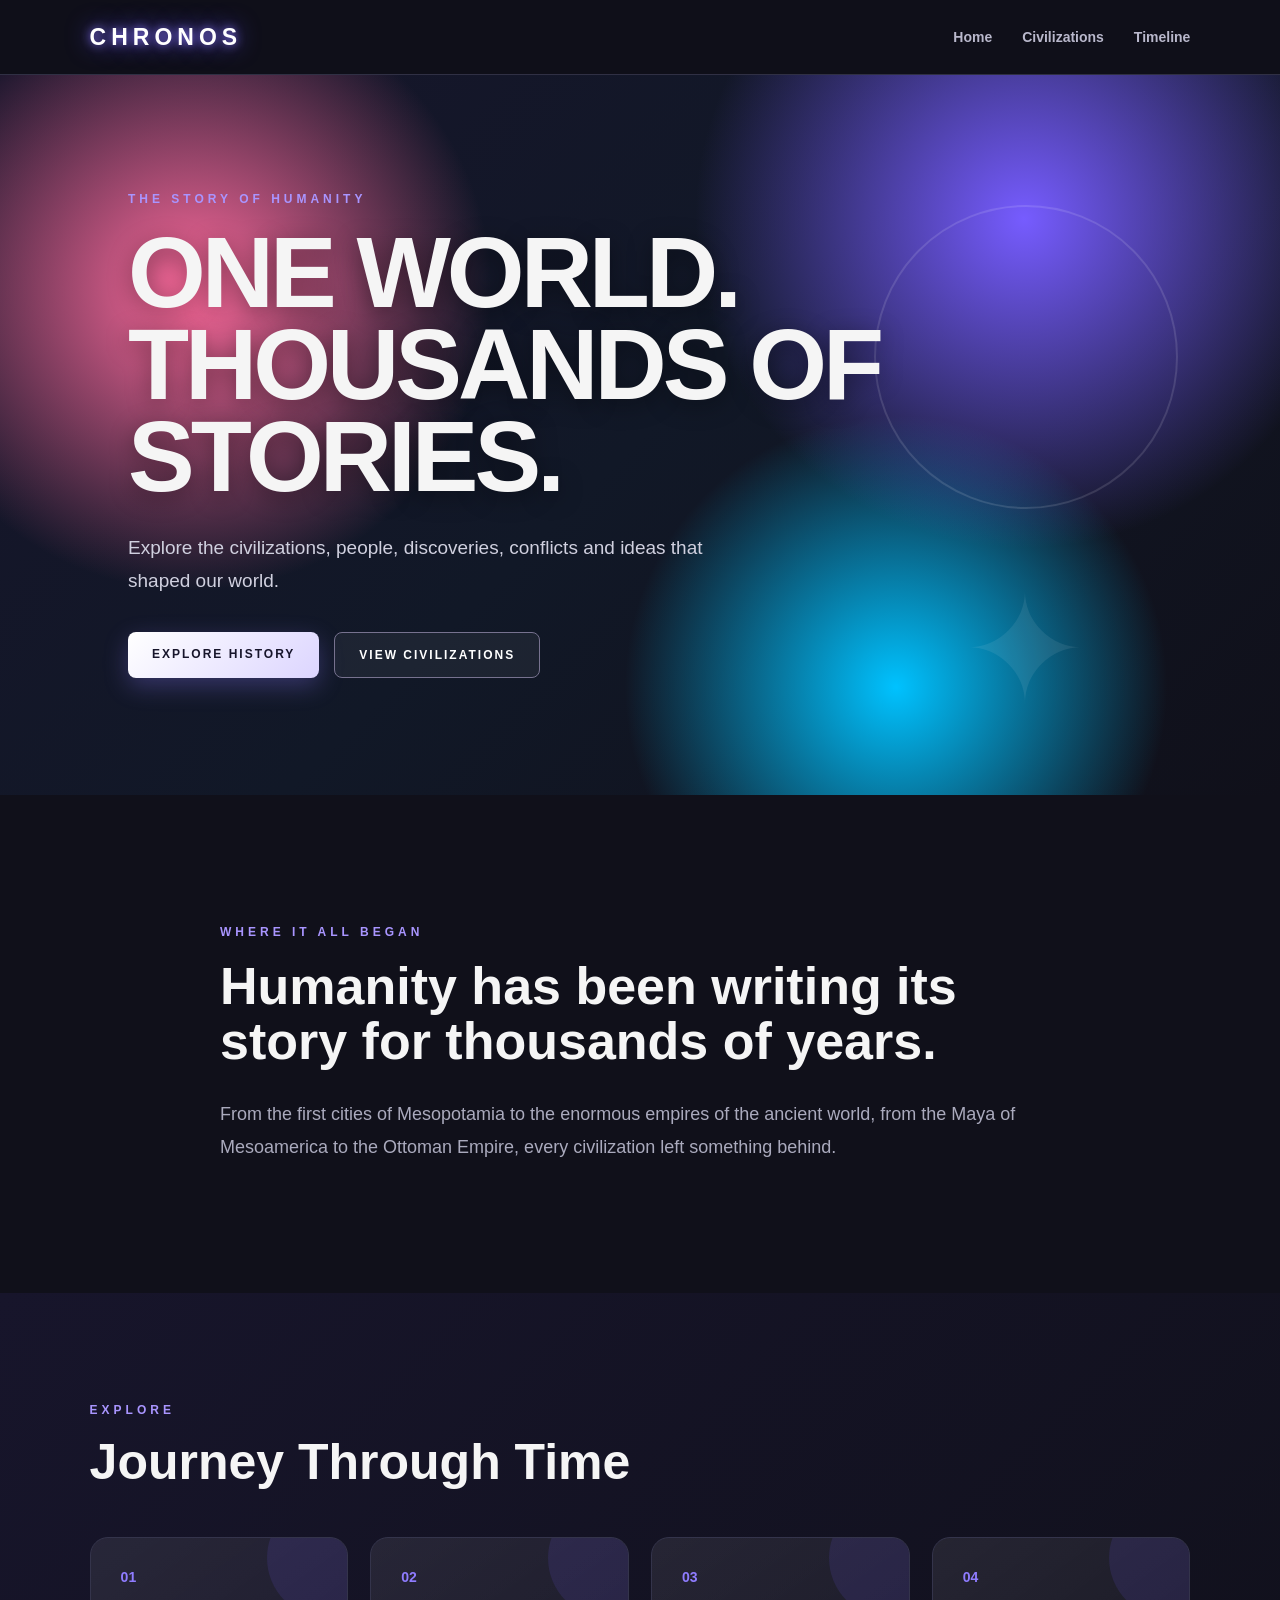
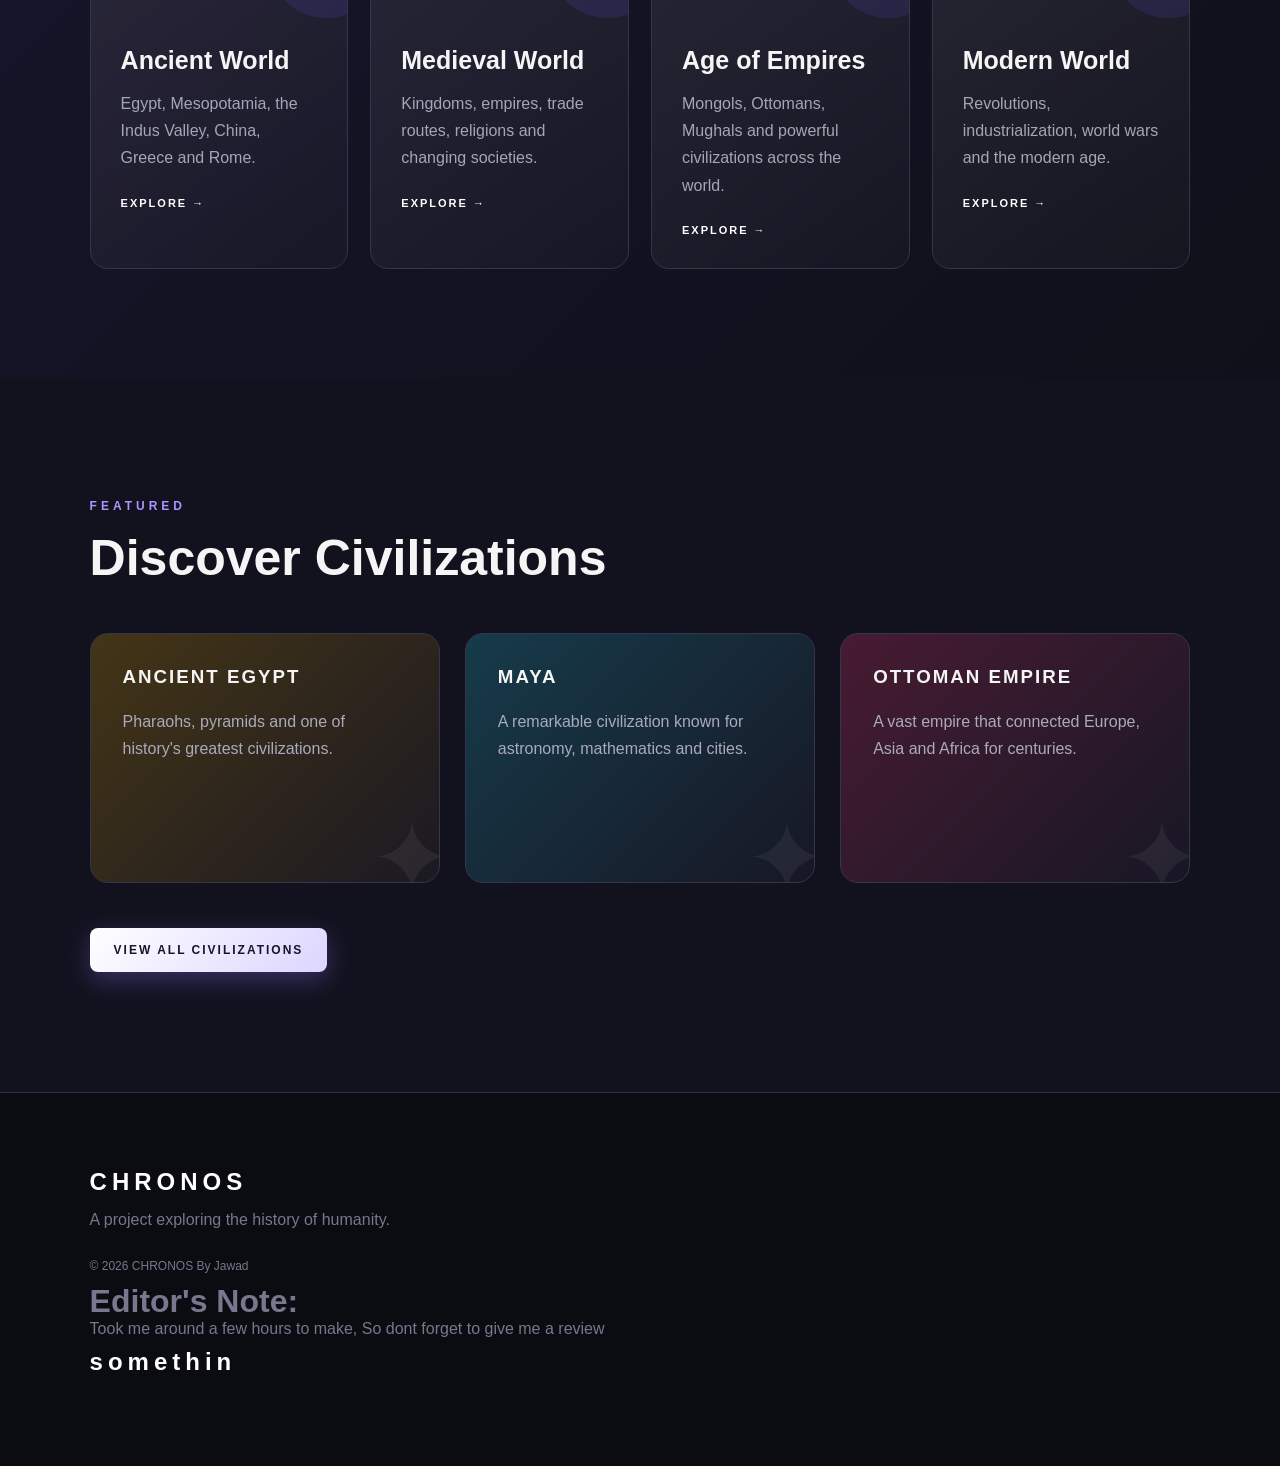
<file: index.html>
<!DOCTYPE html>
<html lang="en">

<head>
    <meta charset="UTF-8">
    <meta name="viewport" content="width=device-width, initial-scale=1.0">

    <title>CHRONOS | A Journey Through Human History</title>

    <link rel="stylesheet" href="style.css">
</head>

<body>

    <!-- Navigation Bar -->

    <nav class="navbar">

        <div class="logo">
            CHRONOS
        </div>

        <div class="nav-links">
            <a href="index.html">Home</a>
            <a href="civilizations.html">Civilizations</a>
            <a href="timeline.html">Timeline</a>
        </div>

    </nav>


    <!-- Hero Section -->

    <section class="hero">

        <div class="hero-content">

            <p class="small-title">THE STORY OF HUMANITY</p>

            <h1>
                ONE WORLD.<br>
                THOUSANDS OF STORIES.
            </h1>

            <p class="hero-text">
                Explore the civilizations, people, discoveries,
                conflicts and ideas that shaped our world.
            </p>

            <div class="hero-buttons">

                <a href="timeline.html" class="main-button">
                    EXPLORE HISTORY
                </a>

                <a href="civilizations.html" class="second-button">
                    VIEW CIVILIZATIONS
                </a>

            </div>

        </div>

    </section>


    <!-- Introduction -->

    <section class="intro">

        <p class="section-label">WHERE IT ALL BEGAN</p>

        <h2>
            Humanity has been writing its story
            for thousands of years.
        </h2>

        <p>
            From the first cities of Mesopotamia to the
            enormous empires of the ancient world, from
            the Maya of Mesoamerica to the Ottoman Empire,
            every civilization left something behind.
        </p>

    </section>


    <!-- Historical Eras -->

    <section class="eras">

        <div class="section-heading">

            <p class="section-label">EXPLORE</p>

            <h2>Journey Through Time</h2>

        </div>


        <div class="era-container">

            <div class="era-card">

                <span>01</span>

                <h3>Ancient World</h3>

                <p>
                    Egypt, Mesopotamia, the Indus Valley,
                    China, Greece and Rome.
                </p>

                <a href="timeline.html">EXPLORE →</a>

            </div>


            <div class="era-card">

                <span>02</span>

                <h3>Medieval World</h3>

                <p>
                    Kingdoms, empires, trade routes,
                    religions and changing societies.
                </p>

                <a href="timeline.html">EXPLORE →</a>

            </div>


            <div class="era-card">

                <span>03</span>

                <h3>Age of Empires</h3>

                <p>
                    Mongols, Ottomans, Mughals and
                    powerful civilizations across the world.
                </p>

                <a href="timeline.html">EXPLORE →</a>

            </div>


            <div class="era-card">

                <span>04</span>

                <h3>Modern World</h3>

                <p>
                    Revolutions, industrialization,
                    world wars and the modern age.
                </p>

                <a href="timeline.html">EXPLORE →</a>

            </div>

        </div>

    </section>


    <!-- Featured Civilizations -->

    <section class="featured">

        <p class="section-label">FEATURED</p>

        <h2>Discover Civilizations</h2>

        <div class="featured-container">

            <div class="civilization-card">
                <h3>ANCIENT EGYPT</h3>
                <p>Pharaohs, pyramids and one of history's greatest civilizations.</p>
            </div>

            <div class="civilization-card">
                <h3>MAYA</h3>
                <p>A remarkable civilization known for astronomy, mathematics and cities.</p>
            </div>

            <div class="civilization-card">
                <h3>OTTOMAN EMPIRE</h3>
                <p>A vast empire that connected Europe, Asia and Africa for centuries.</p>
            </div>

        </div>

        <a href="civilizations.html" class="main-button">
            VIEW ALL CIVILIZATIONS
        </a>

    </section>


    <!-- Footer -->

    <footer>

        <h2>CHRONOS</h2>

        <p>
            A  project exploring the history of humanity.
        </p>

        <p class="copyright">
            © 2026 CHRONOS By Jawad
        </p>

       <div> <h1>Editor's Note:
        </h1>
           <p>Took me around a few hours to make, So dont forget to give me a review</p>
       <h2>somethin</h2></div>

    </footer>


    <script src="main.js"></script>

</body>

</html>
</file>
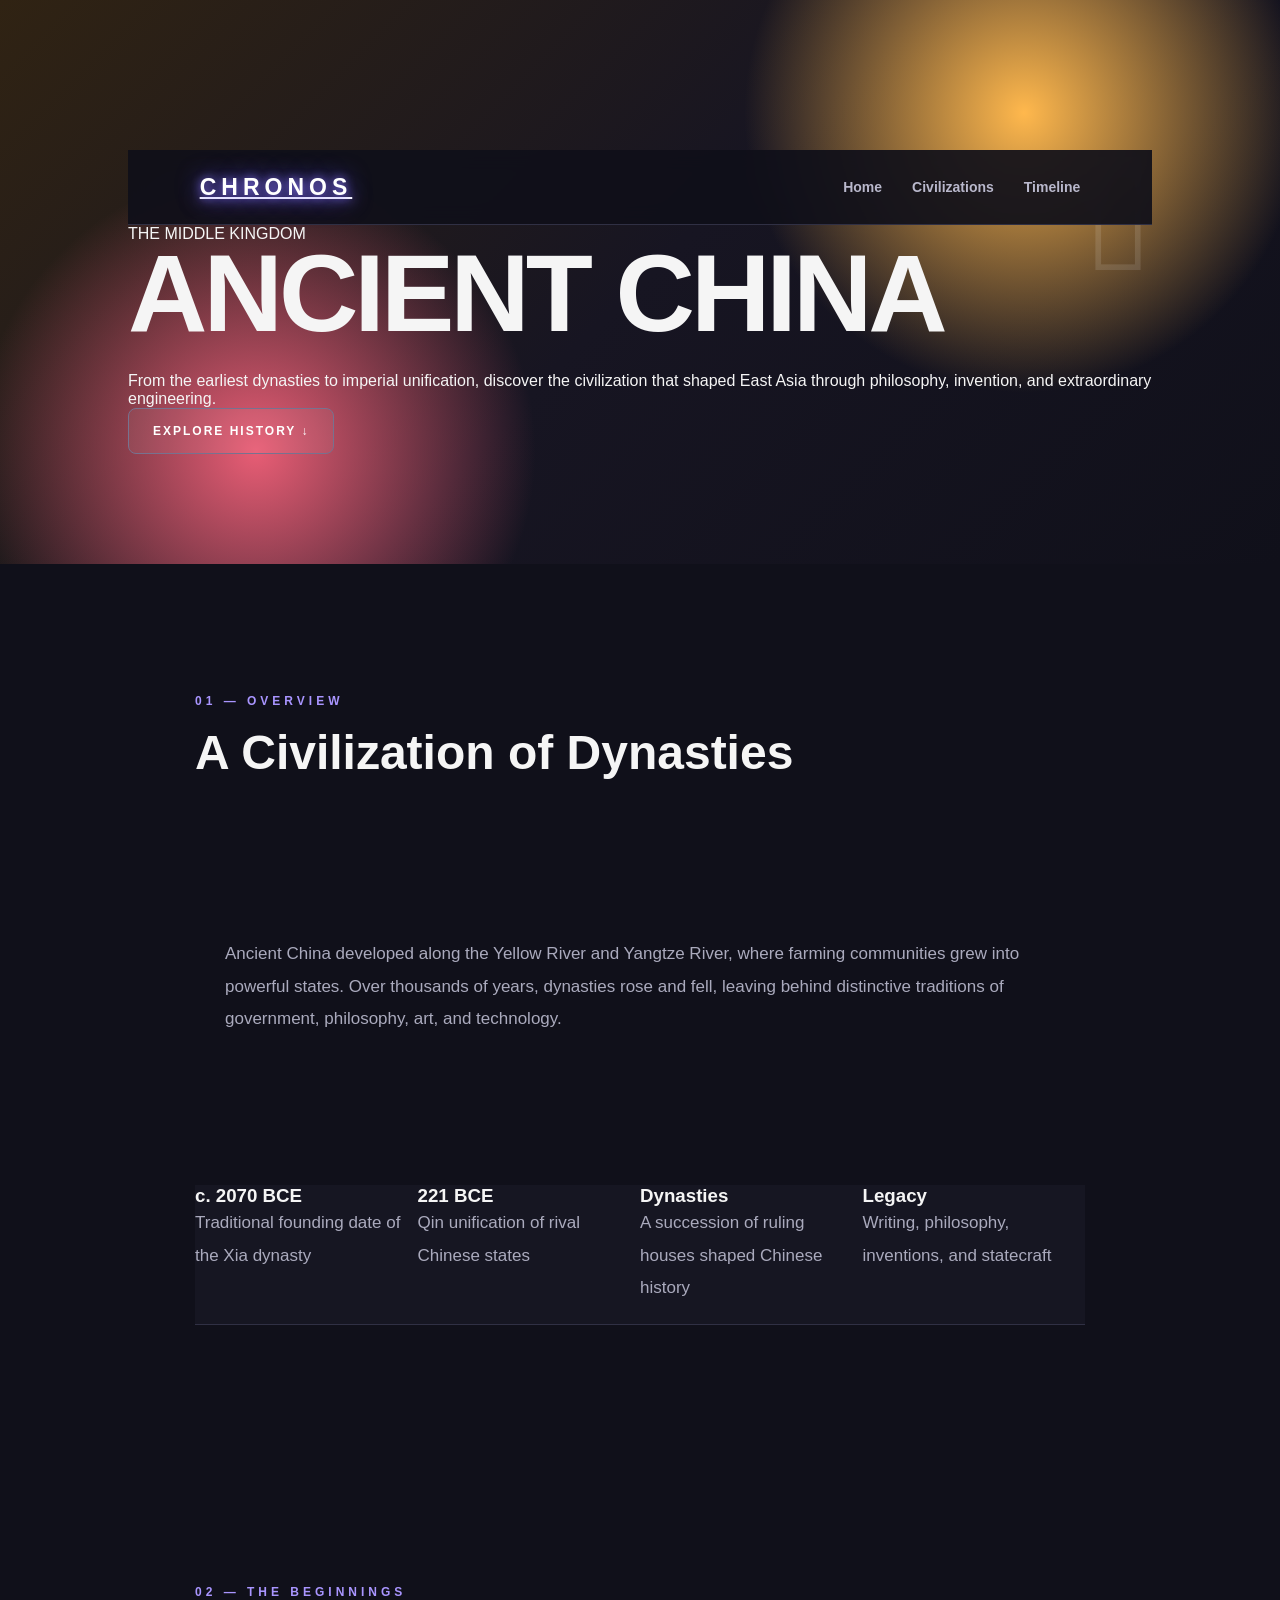
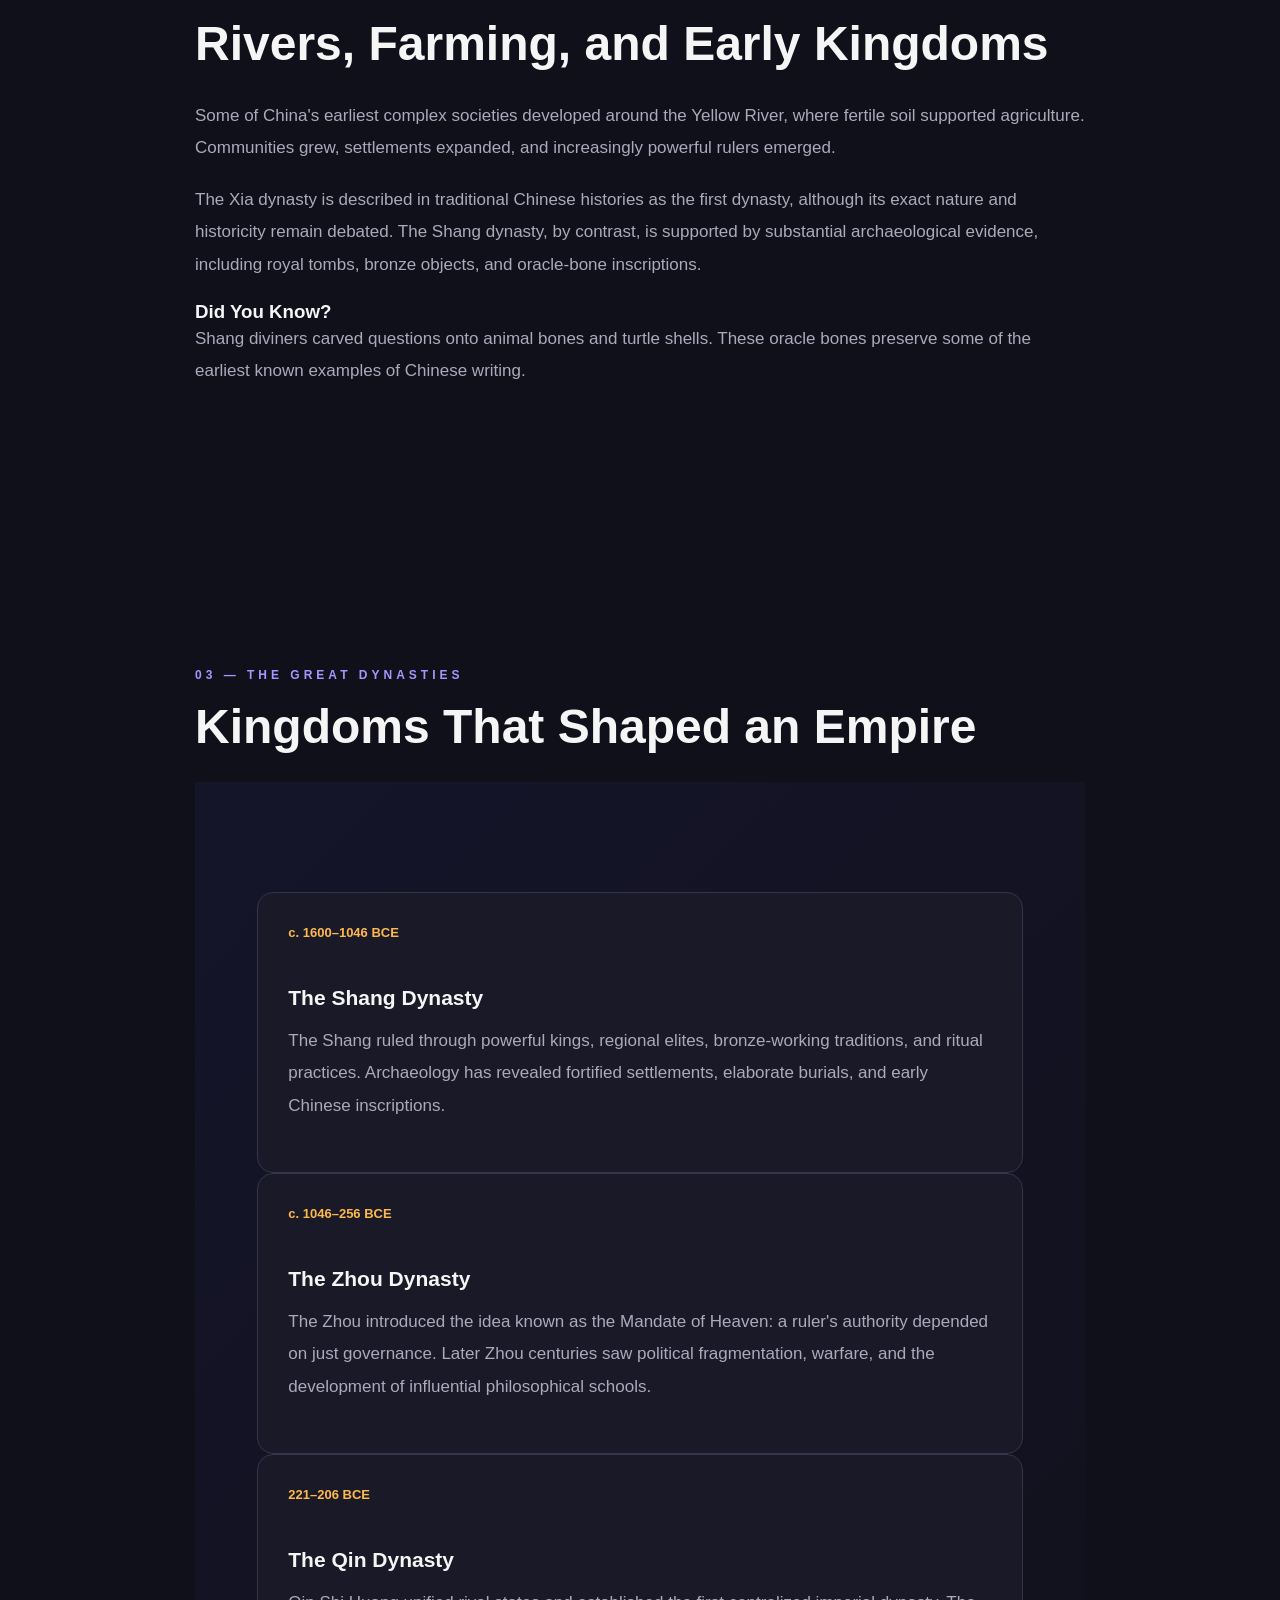
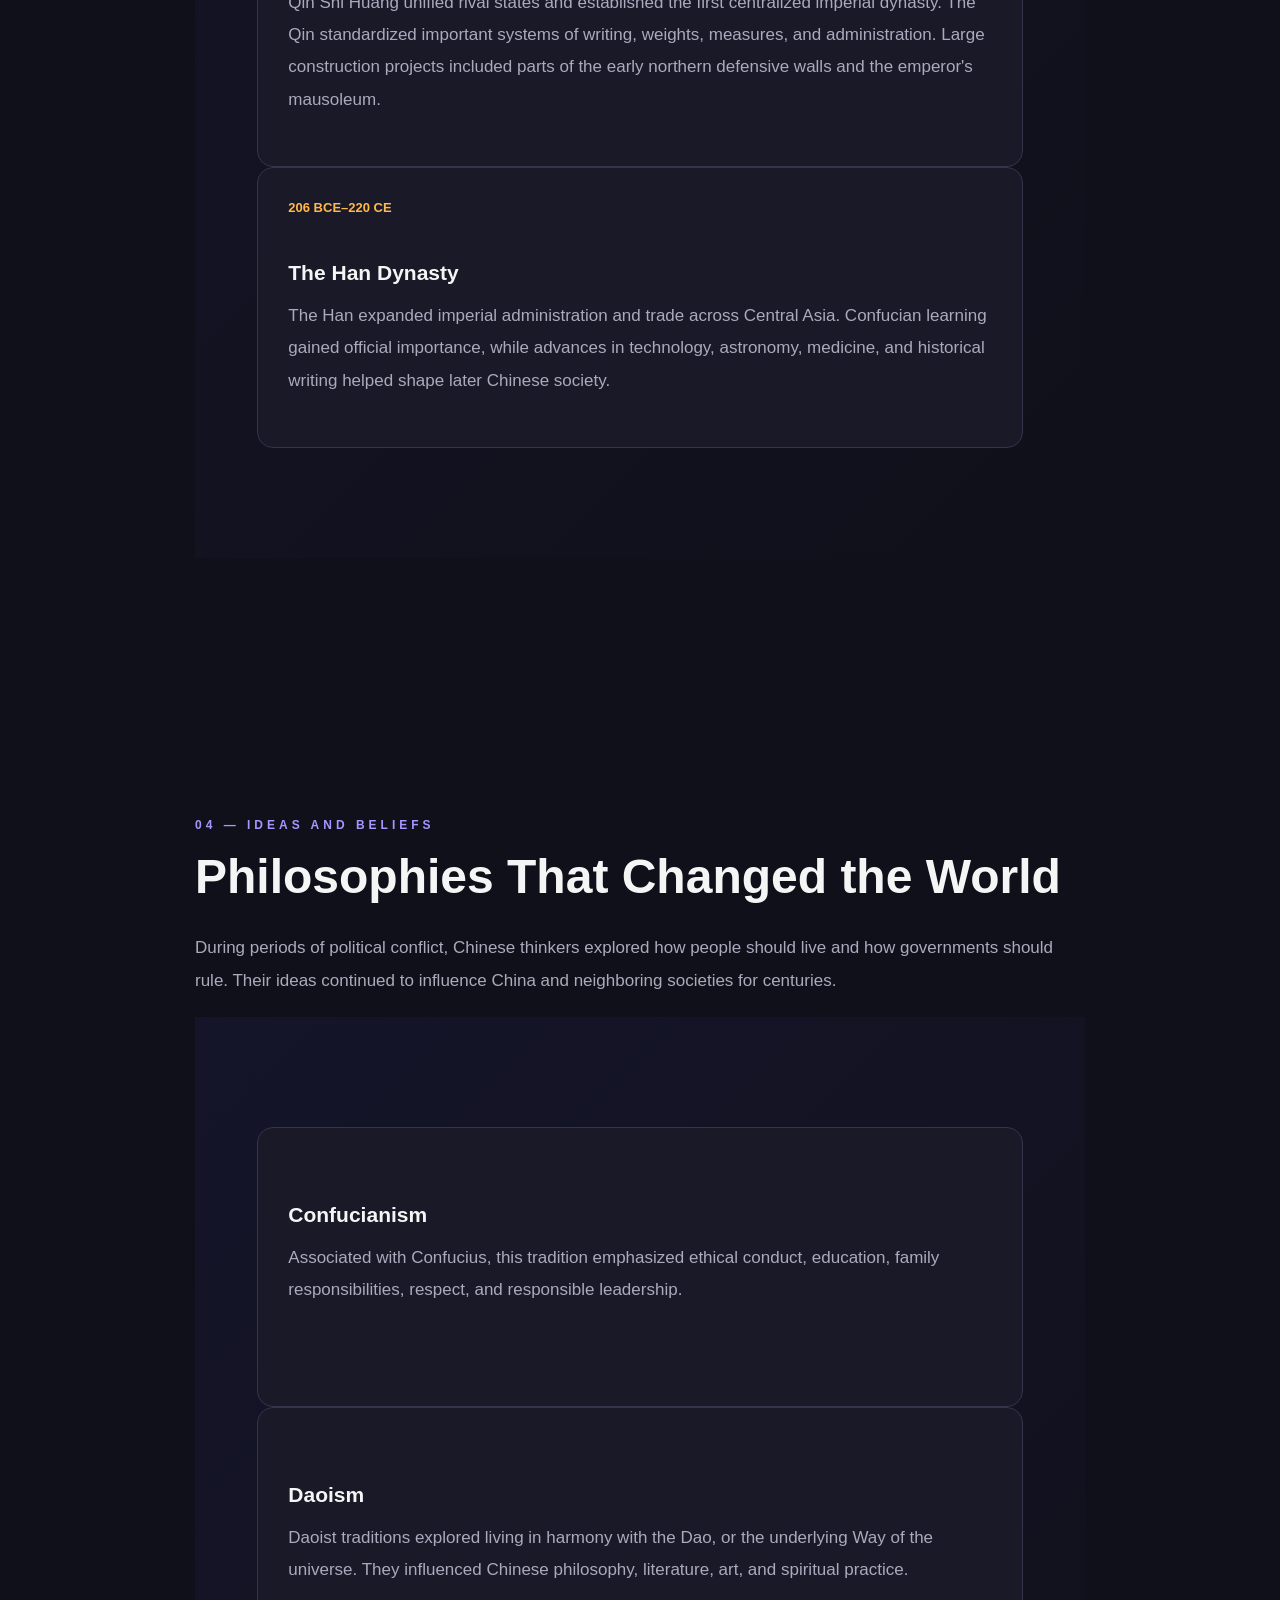
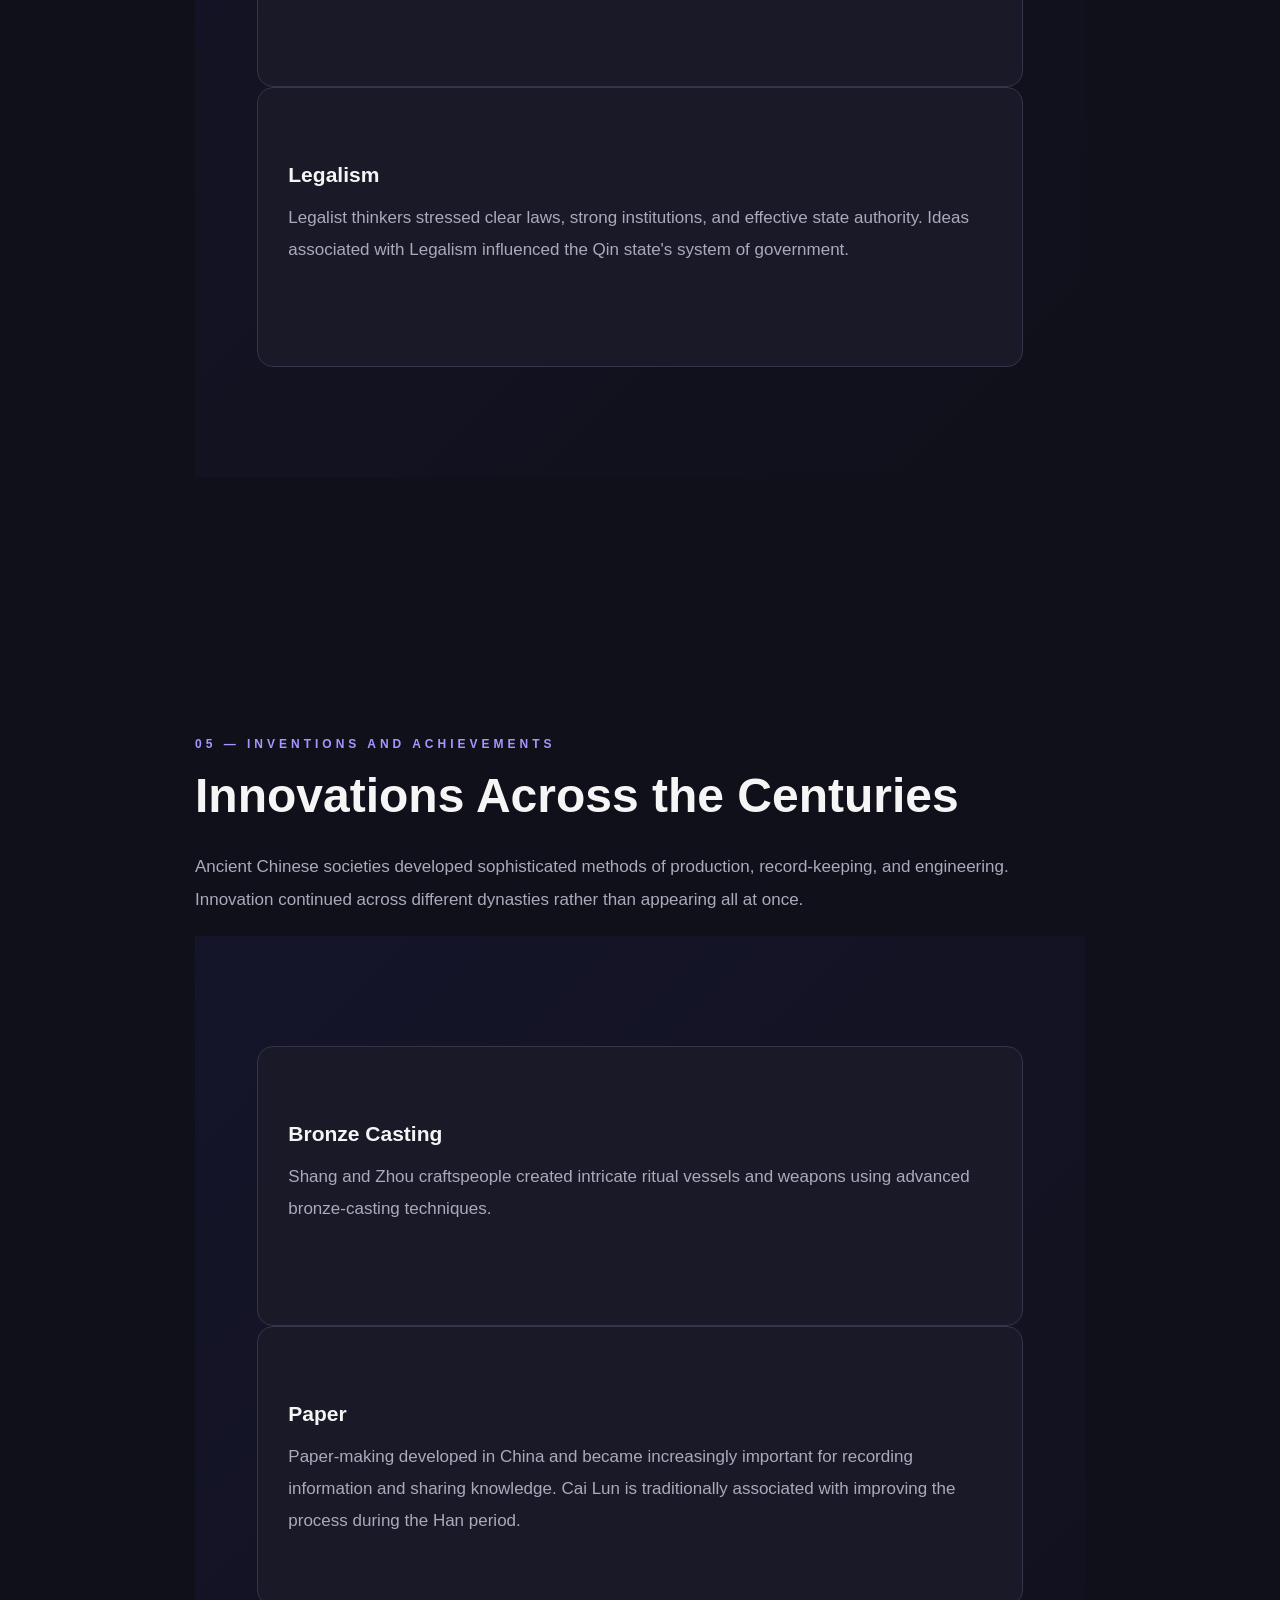
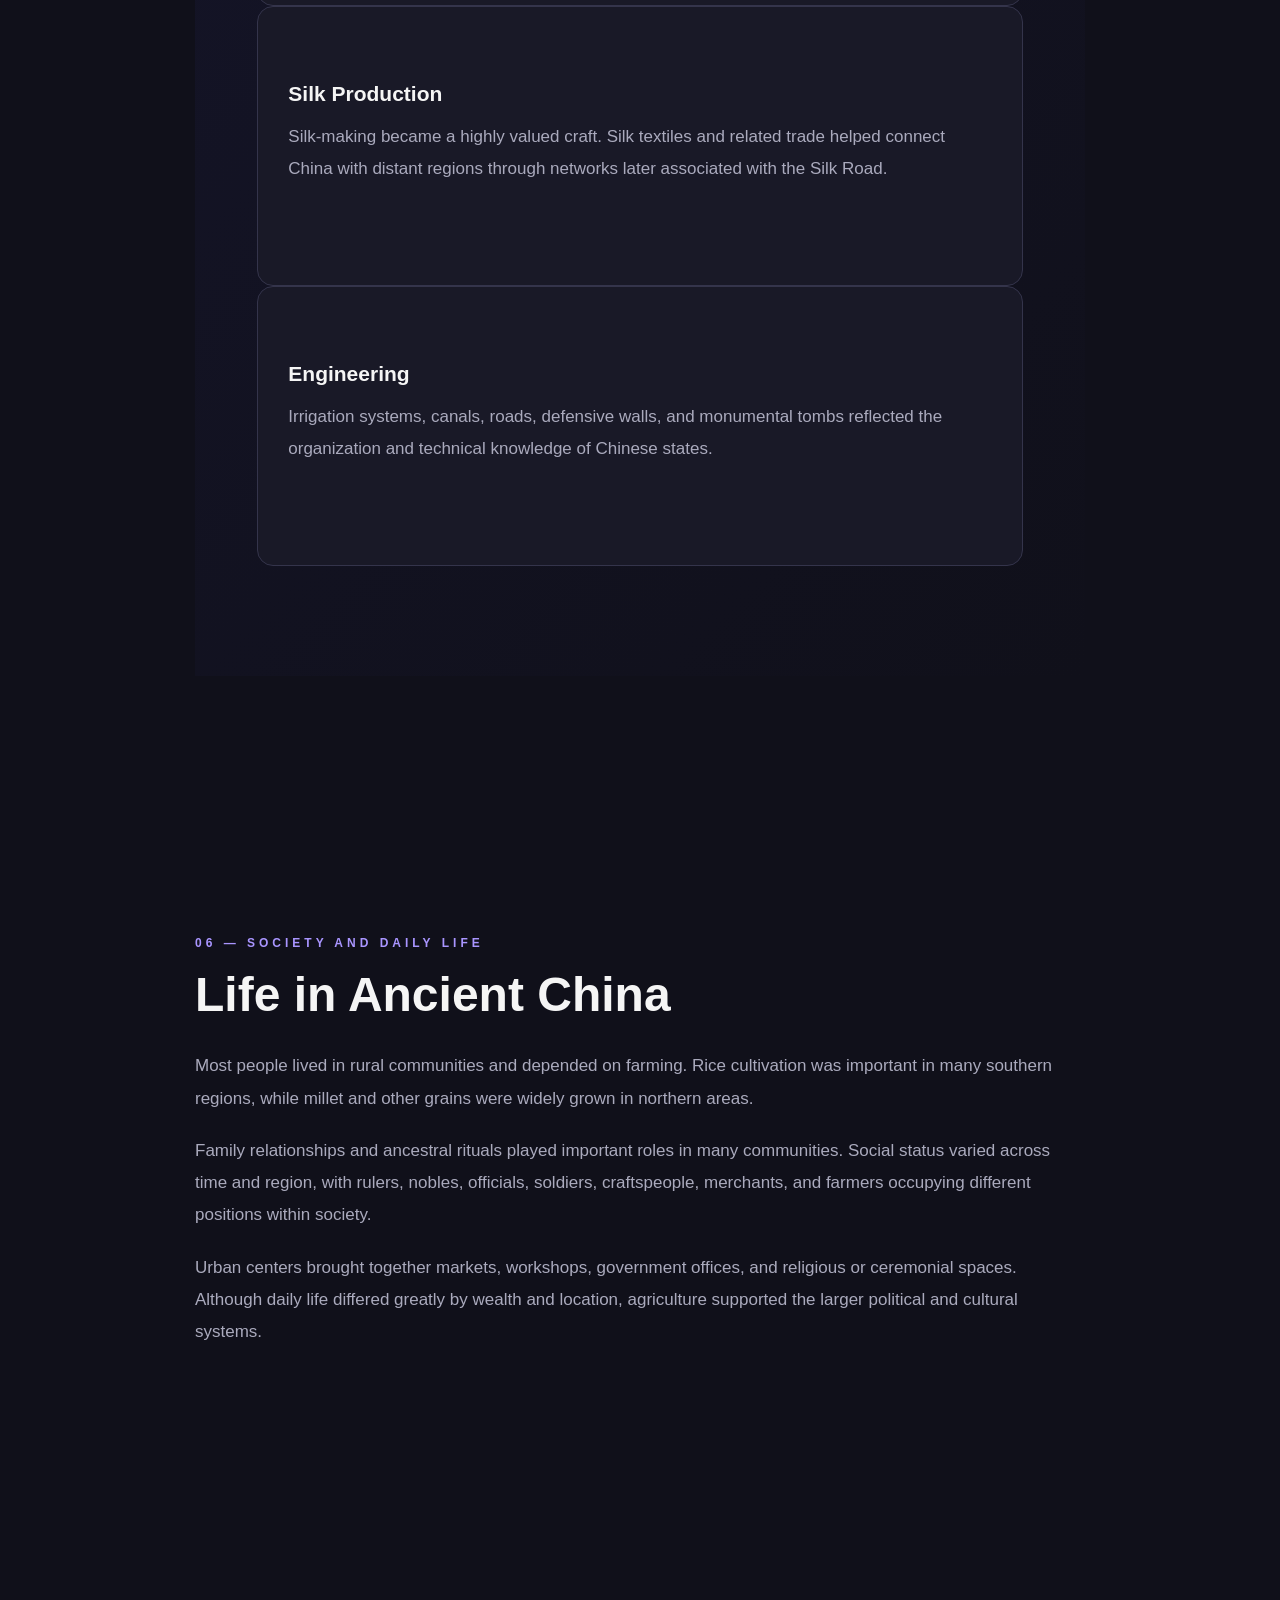
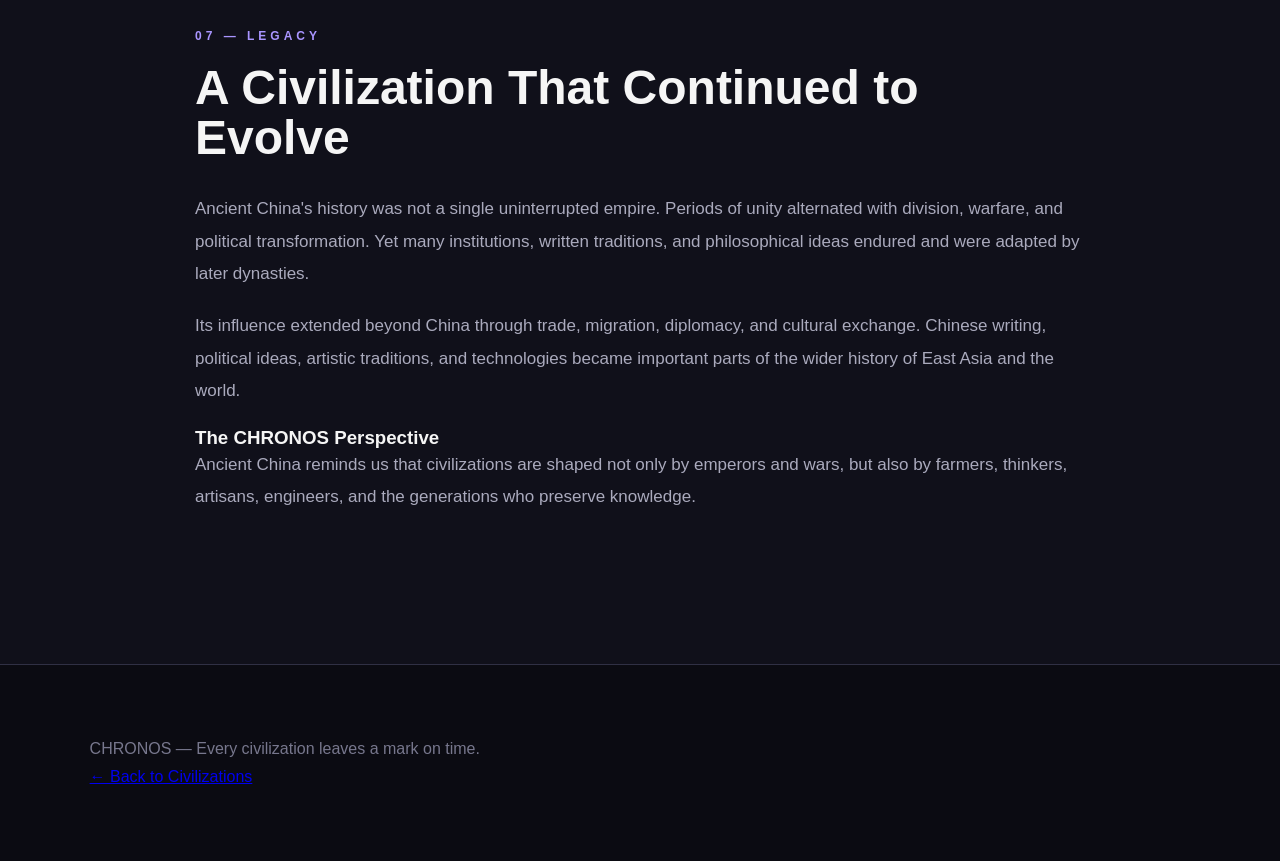
<file: AncientChina.html>
<!DOCTYPE html>
<html lang="en">
<head>
    <meta charset="UTF-8">
    <meta name="viewport" content="width=device-width, initial-scale=1.0">
    <title>Ancient China | CHRONOS</title>
    <link rel="stylesheet" href="style.css">
    <script src="main.js" defer></script>
</head>
<body>

<header class="civilization-header">
    <nav class="navbar">
        <a href="index.html" class="logo">CHRONOS</a>
        <div class="nav-links">
            <a href="index.html">Home</a>
            <a href="civilizations.html">Civilizations</a>
            <a href="timeline.html">Timeline</a>
        </div>
    </nav>

    <div class="header-content">
        <p class="subtitle">THE MIDDLE KINGDOM</p>
        <h1>ANCIENT CHINA</h1>
        <p>
            From the earliest dynasties to imperial unification,
            discover the civilization that shaped East Asia through
            philosophy, invention, and extraordinary engineering.
        </p>
        <a href="#overview" class="second-button">EXPLORE HISTORY ↓</a>
    </div>
</header>

<main>

<section id="overview" class="history-section">
    <p class="section-label">01 — OVERVIEW</p>
    <h2>A Civilization of Dynasties</h2>
    <p class="intro">
        Ancient China developed along the Yellow River and Yangtze River,
        where farming communities grew into powerful states. Over thousands
        of years, dynasties rose and fell, leaving behind distinctive
        traditions of government, philosophy, art, and technology.
    </p>

    <div class="facts">
        <div class="fact-card">
            <h3>c. 2070 BCE</h3>
            <p>Traditional founding date of the Xia dynasty</p>
        </div>
        <div class="fact-card">
            <h3>221 BCE</h3>
            <p>Qin unification of rival Chinese states</p>
        </div>
        <div class="fact-card">
            <h3>Dynasties</h3>
            <p>A succession of ruling houses shaped Chinese history</p>
        </div>
        <div class="fact-card">
            <h3>Legacy</h3>
            <p>Writing, philosophy, inventions, and statecraft</p>
        </div>
    </div>
</section>

<div class="section-divider"></div>

<section class="history-section">
    <p class="section-label">02 — THE BEGINNINGS</p>
    <h2>Rivers, Farming, and Early Kingdoms</h2>

    <p>
        Some of China's earliest complex societies developed around the
        Yellow River, where fertile soil supported agriculture. Communities
        grew, settlements expanded, and increasingly powerful rulers emerged.
    </p>

    <p>
        The Xia dynasty is described in traditional Chinese histories as
        the first dynasty, although its exact nature and historicity remain
        debated. The Shang dynasty, by contrast, is supported by substantial
        archaeological evidence, including royal tombs, bronze objects,
        and oracle-bone inscriptions.
    </p>

    <div class="callout">
        <h3>Did You Know?</h3>
        <p>
            Shang diviners carved questions onto animal bones and turtle
            shells. These oracle bones preserve some of the earliest known
            examples of Chinese writing.
        </p>
    </div>
</section>

<div class="section-divider"></div>

<section class="history-section">
    <p class="section-label">03 — THE GREAT DYNASTIES</p>
    <h2>Kingdoms That Shaped an Empire</h2>

    <div class="periods">

        <div class="period-card">
            <span class="period-date">c. 1600–1046 BCE</span>
            <h3>The Shang Dynasty</h3>
            <p>
                The Shang ruled through powerful kings, regional elites,
                bronze-working traditions, and ritual practices. Archaeology
                has revealed fortified settlements, elaborate burials,
                and early Chinese inscriptions.
            </p>
        </div>

        <div class="period-card">
            <span class="period-date">c. 1046–256 BCE</span>
            <h3>The Zhou Dynasty</h3>
            <p>
                The Zhou introduced the idea known as the Mandate of Heaven:
                a ruler's authority depended on just governance. Later Zhou
                centuries saw political fragmentation, warfare, and the
                development of influential philosophical schools.
            </p>
        </div>

        <div class="period-card">
            <span class="period-date">221–206 BCE</span>
            <h3>The Qin Dynasty</h3>
            <p>
                Qin Shi Huang unified rival states and established the first
                centralized imperial dynasty. The Qin standardized important
                systems of writing, weights, measures, and administration.
                Large construction projects included parts of the early
                northern defensive walls and the emperor's mausoleum.
            </p>
        </div>

        <div class="period-card">
            <span class="period-date">206 BCE–220 CE</span>
            <h3>The Han Dynasty</h3>
            <p>
                The Han expanded imperial administration and trade across
                Central Asia. Confucian learning gained official importance,
                while advances in technology, astronomy, medicine, and
                historical writing helped shape later Chinese society.
            </p>
        </div>

    </div>
</section>

<div class="section-divider"></div>

<section class="history-section">
    <p class="section-label">04 — IDEAS AND BELIEFS</p>
    <h2>Philosophies That Changed the World</h2>

    <p>
        During periods of political conflict, Chinese thinkers explored
        how people should live and how governments should rule. Their
        ideas continued to influence China and neighboring societies
        for centuries.
    </p>

    <div class="periods">

        <div class="period-card">
            <h3>Confucianism</h3>
            <p>
                Associated with Confucius, this tradition emphasized ethical
                conduct, education, family responsibilities, respect, and
                responsible leadership.
            </p>
        </div>

        <div class="period-card">
            <h3>Daoism</h3>
            <p>
                Daoist traditions explored living in harmony with the Dao,
                or the underlying Way of the universe. They influenced
                Chinese philosophy, literature, art, and spiritual practice.
            </p>
        </div>

        <div class="period-card">
            <h3>Legalism</h3>
            <p>
                Legalist thinkers stressed clear laws, strong institutions,
                and effective state authority. Ideas associated with Legalism
                influenced the Qin state's system of government.
            </p>
        </div>

    </div>
</section>

<div class="section-divider"></div>

<section class="history-section">
    <p class="section-label">05 — INVENTIONS AND ACHIEVEMENTS</p>
    <h2>Innovations Across the Centuries</h2>

    <p>
        Ancient Chinese societies developed sophisticated methods of
        production, record-keeping, and engineering. Innovation continued
        across different dynasties rather than appearing all at once.
    </p>

    <div class="periods">

        <div class="period-card">
            <h3>Bronze Casting</h3>
            <p>
                Shang and Zhou craftspeople created intricate ritual vessels
                and weapons using advanced bronze-casting techniques.
            </p>
        </div>

        <div class="period-card">
            <h3>Paper</h3>
            <p>
                Paper-making developed in China and became increasingly
                important for recording information and sharing knowledge.
                Cai Lun is traditionally associated with improving the
                process during the Han period.
            </p>
        </div>

        <div class="period-card">
            <h3>Silk Production</h3>
            <p>
                Silk-making became a highly valued craft. Silk textiles
                and related trade helped connect China with distant
                regions through networks later associated with the Silk Road.
            </p>
        </div>

        <div class="period-card">
            <h3>Engineering</h3>
            <p>
                Irrigation systems, canals, roads, defensive walls, and
                monumental tombs reflected the organization and technical
                knowledge of Chinese states.
            </p>
        </div>

    </div>
</section>

<div class="section-divider"></div>

<section class="history-section">
    <p class="section-label">06 — SOCIETY AND DAILY LIFE</p>
    <h2>Life in Ancient China</h2>

    <p>
        Most people lived in rural communities and depended on farming.
        Rice cultivation was important in many southern regions, while
        millet and other grains were widely grown in northern areas.
    </p>

    <p>
        Family relationships and ancestral rituals played important roles
        in many communities. Social status varied across time and region,
        with rulers, nobles, officials, soldiers, craftspeople, merchants,
        and farmers occupying different positions within society.
    </p>

    <p>
        Urban centers brought together markets, workshops, government
        offices, and religious or ceremonial spaces. Although daily life
        differed greatly by wealth and location, agriculture supported
        the larger political and cultural systems.
    </p>
</section>

<div class="section-divider"></div>

<section class="history-section">
    <p class="section-label">07 — LEGACY</p>
    <h2>A Civilization That Continued to Evolve</h2>

    <p>
        Ancient China's history was not a single uninterrupted empire.
        Periods of unity alternated with division, warfare, and political
        transformation. Yet many institutions, written traditions, and
        philosophical ideas endured and were adapted by later dynasties.
    </p>

    <p>
        Its influence extended beyond China through trade, migration,
        diplomacy, and cultural exchange. Chinese writing, political ideas,
        artistic traditions, and technologies became important parts of
        the wider history of East Asia and the world.
    </p>

    <div class="callout">
        <h3>The CHRONOS Perspective</h3>
        <p>
            Ancient China reminds us that civilizations are shaped not
            only by emperors and wars, but also by farmers, thinkers,
            artisans, engineers, and the generations who preserve knowledge.
        </p>
    </div>
</section>

</main>

<footer class="site-footer">
    <p>CHRONOS — Every civilization leaves a mark on time.</p>
    <a href="civilizations.html">← Back to Civilizations</a>
</footer>

</body>
</html>
</file>
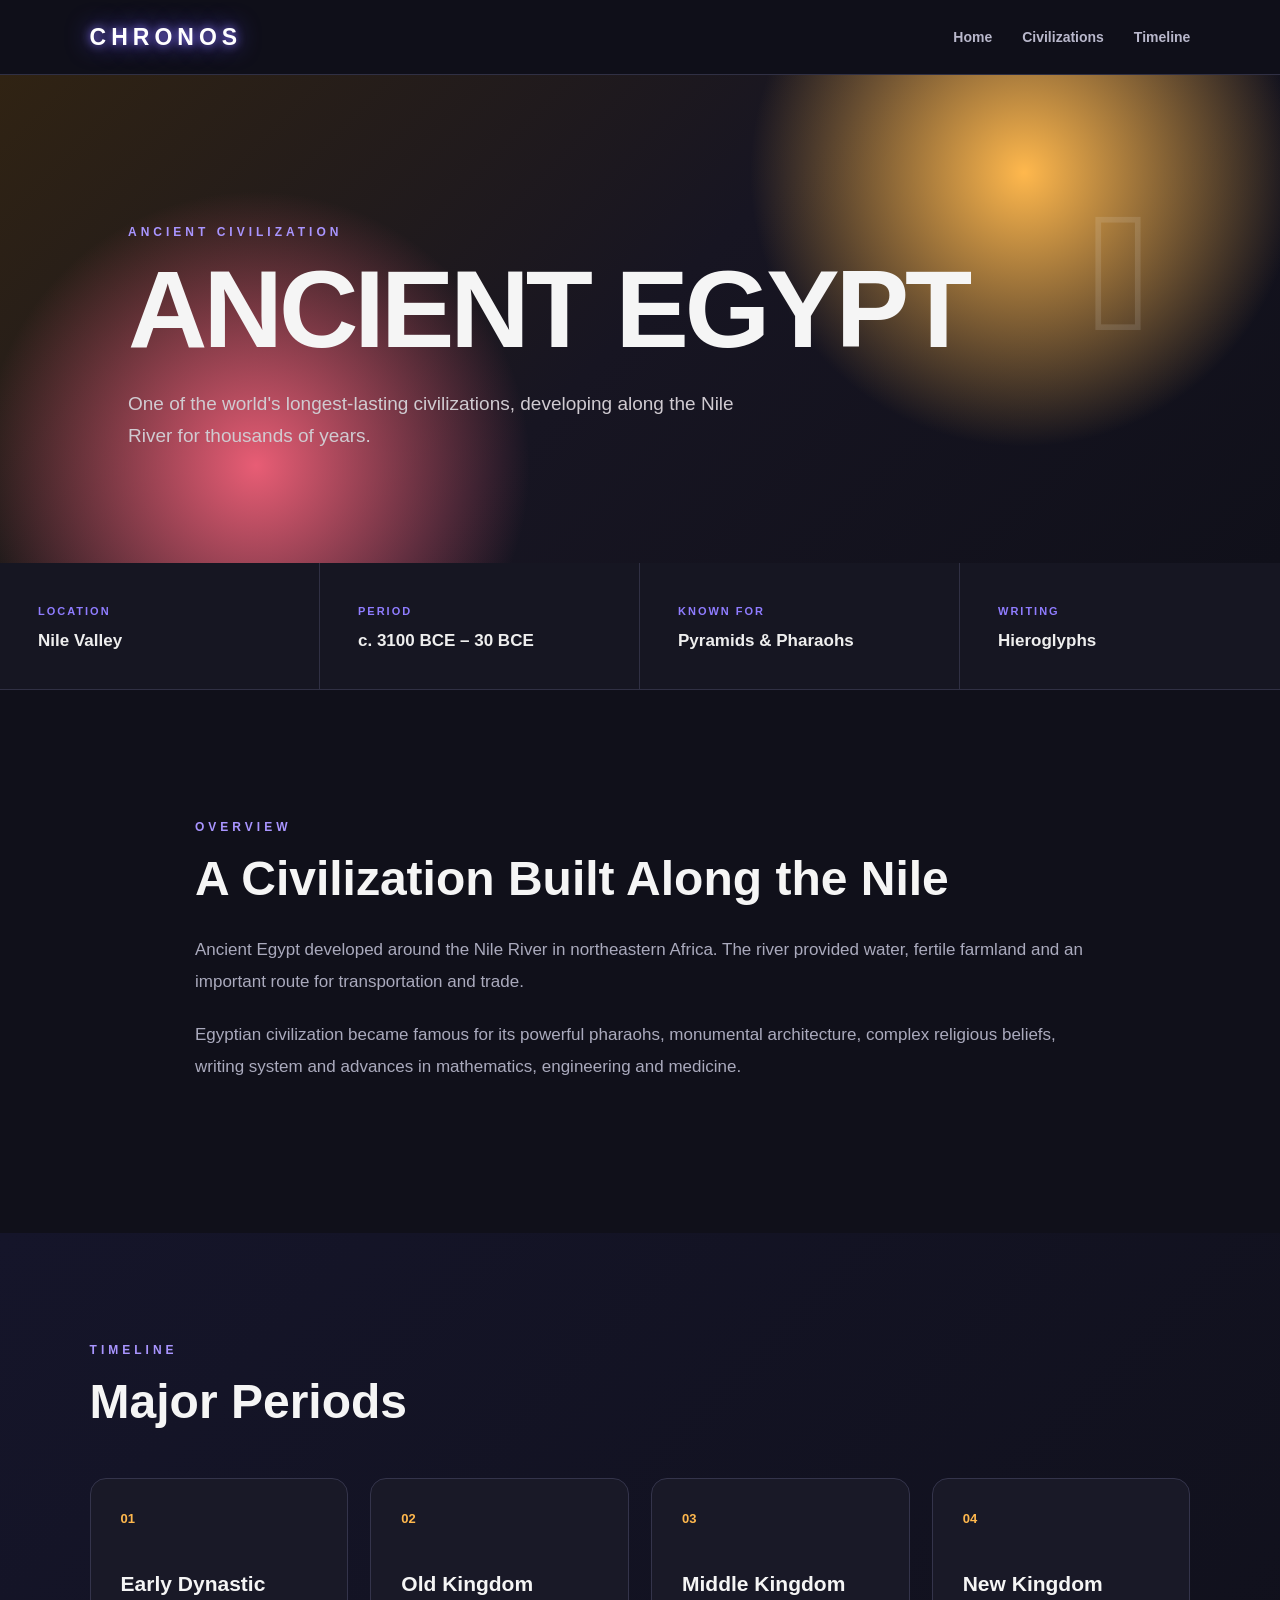
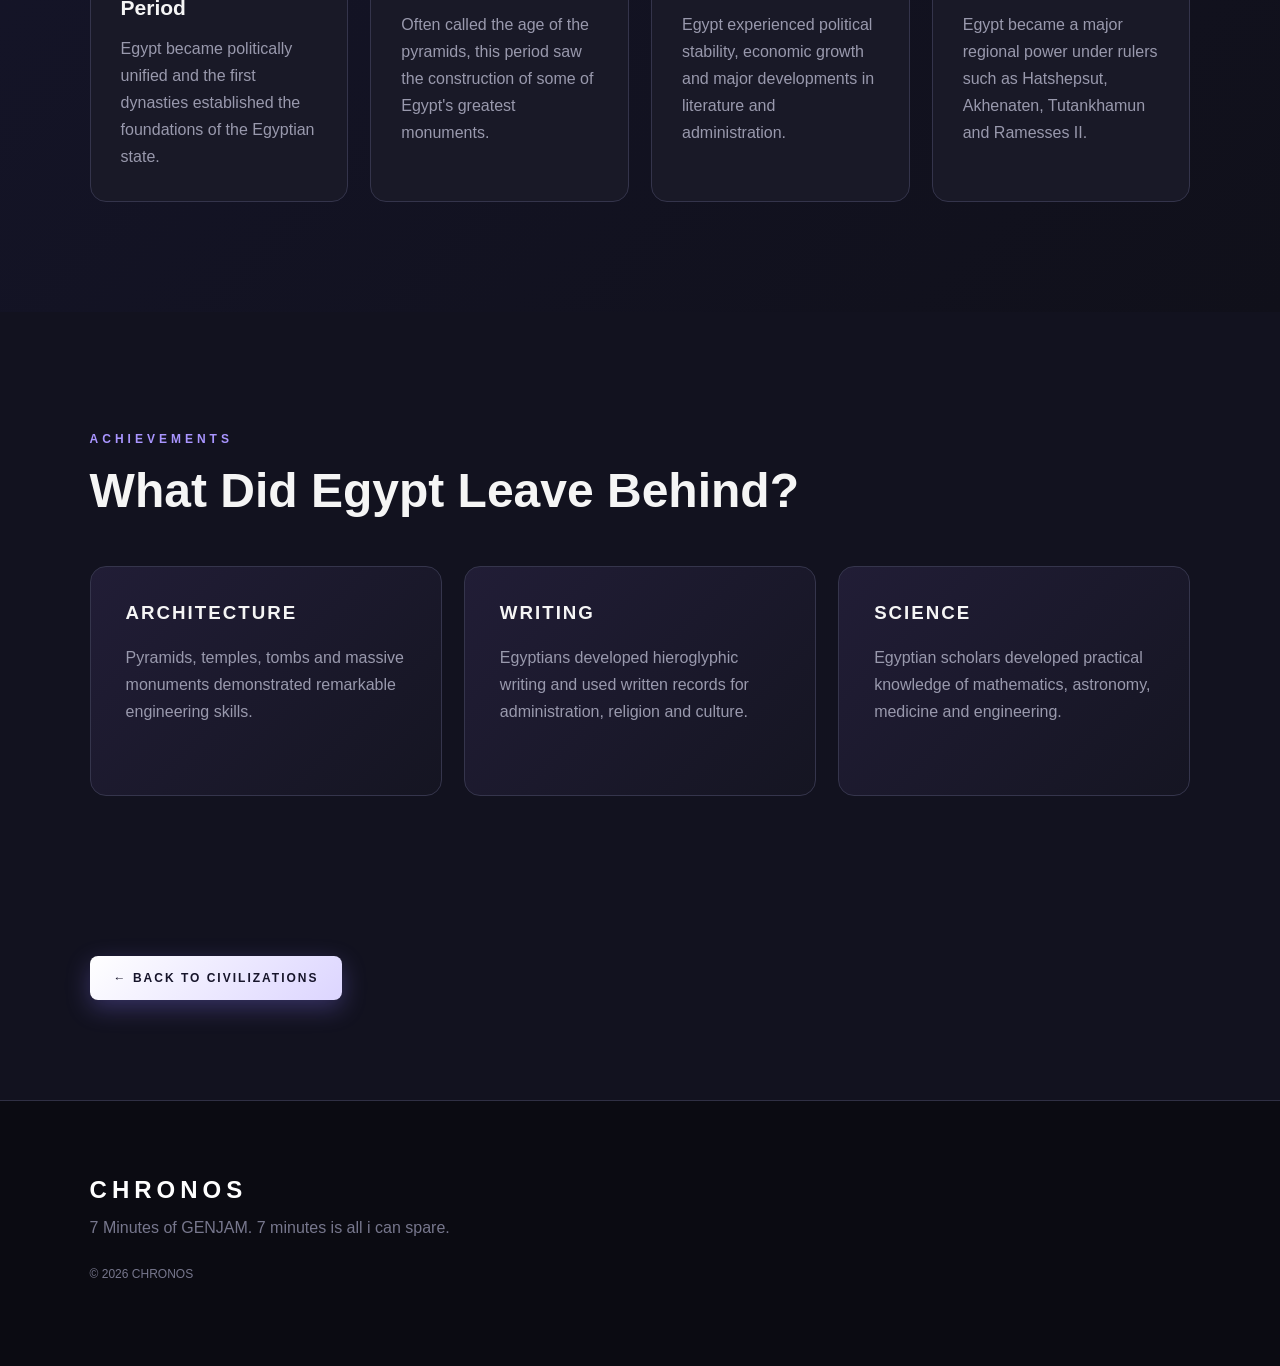
<file: egypt.html>
<!DOCTYPE html>
<html lang="en">

<head>
    <meta charset="UTF-8">
    <meta name="viewport" content="width=device-width, initial-scale=1.0">

    <title>CHRONOS | Ancient Egypt</title>

    <link rel="stylesheet" href="style.css">
</head>

<body>

    <!-- Navigation -->

    <nav class="navbar">

        <div class="logo">
            CHRONOS
        </div>

        <div class="nav-links">
            <a href="index.html">Home</a>
            <a href="civilizations.html">Civilizations</a>
            <a href="timeline.html">Timeline</a>
        </div>

    </nav>


    <!-- Civilization Header -->

    <section class="civilization-header">

        <p class="section-label">ANCIENT CIVILIZATION</p>

        <h1>ANCIENT EGYPT</h1>

        <p>
            One of the world's longest-lasting civilizations,
            developing along the Nile River for thousands of years.
        </p>

    </section>


    <!-- Quick Facts -->

    <section class="facts">

        <div class="fact">
            <span>LOCATION</span>
            <h3>Nile Valley</h3>
        </div>

        <div class="fact">
            <span>PERIOD</span>
            <h3>c. 3100 BCE – 30 BCE</h3>
        </div>

        <div class="fact">
            <span>KNOWN FOR</span>
            <h3>Pyramids & Pharaohs</h3>
        </div>

        <div class="fact">
            <span>WRITING</span>
            <h3>Hieroglyphs</h3>
        </div>

    </section>


    <!-- Overview -->

    <section class="history-section">

        <p class="section-label">OVERVIEW</p>

        <h2>A Civilization Built Along the Nile</h2>

        <p>
            Ancient Egypt developed around the Nile River in northeastern
            Africa. The river provided water, fertile farmland and an
            important route for transportation and trade.
        </p>

        <p>
            Egyptian civilization became famous for its powerful pharaohs,
            monumental architecture, complex religious beliefs, writing
            system and advances in mathematics, engineering and medicine.
        </p>

    </section>


    <!-- Major Periods -->

    <section class="periods">

        <p class="section-label">TIMELINE</p>

        <h2>Major Periods</h2>

        <div class="period-container">

            <div class="period-card">

                <span>01</span>

                <h3>Early Dynastic Period</h3>

                <p>
                    Egypt became politically unified and the first dynasties
                    established the foundations of the Egyptian state.
                </p>

            </div>


            <div class="period-card">

                <span>02</span>

                <h3>Old Kingdom</h3>

                <p>
                    Often called the age of the pyramids, this period saw
                    the construction of some of Egypt's greatest monuments.
                </p>

            </div>


            <div class="period-card">

                <span>03</span>

                <h3>Middle Kingdom</h3>

                <p>
                    Egypt experienced political stability, economic growth
                    and major developments in literature and administration.
                </p>

            </div>


            <div class="period-card">

                <span>04</span>

                <h3>New Kingdom</h3>

                <p>
                    Egypt became a major regional power under rulers such
                    as Hatshepsut, Akhenaten, Tutankhamun and Ramesses II.
                </p>

            </div>

        </div>

    </section>


    <!-- Achievements -->

    <section class="achievements">

        <p class="section-label">ACHIEVEMENTS</p>

        <h2>What Did Egypt Leave Behind?</h2>

        <div class="achievement-container">

            <div class="achievement-card">
                <h3>ARCHITECTURE</h3>
                <p>
                    Pyramids, temples, tombs and massive monuments
                    demonstrated remarkable engineering skills.
                </p>
            </div>

            <div class="achievement-card">
                <h3>WRITING</h3>
                <p>
                    Egyptians developed hieroglyphic writing and used
                    written records for administration, religion and culture.
                </p>
            </div>

            <div class="achievement-card">
                <h3>SCIENCE</h3>
                <p>
                    Egyptian scholars developed practical knowledge of
                    mathematics, astronomy, medicine and engineering.
                </p>
            </div>

        </div>

    </section>


    <!-- Back -->

    <section class="back-section">

        <a href="Chronos/civilizations.html" class="main-button">
            ← BACK TO CIVILIZATIONS
        </a>

    </section>


    <footer>

        <h2>CHRONOS</h2>

        <p>
            7 Minutes of GENJAM. 7 minutes is all i can spare.
        </p>

        <p class="copyright">
            © 2026 CHRONOS
        </p>

    </footer>


    <script src="main.js"></script>

</body>

</html>
</file>
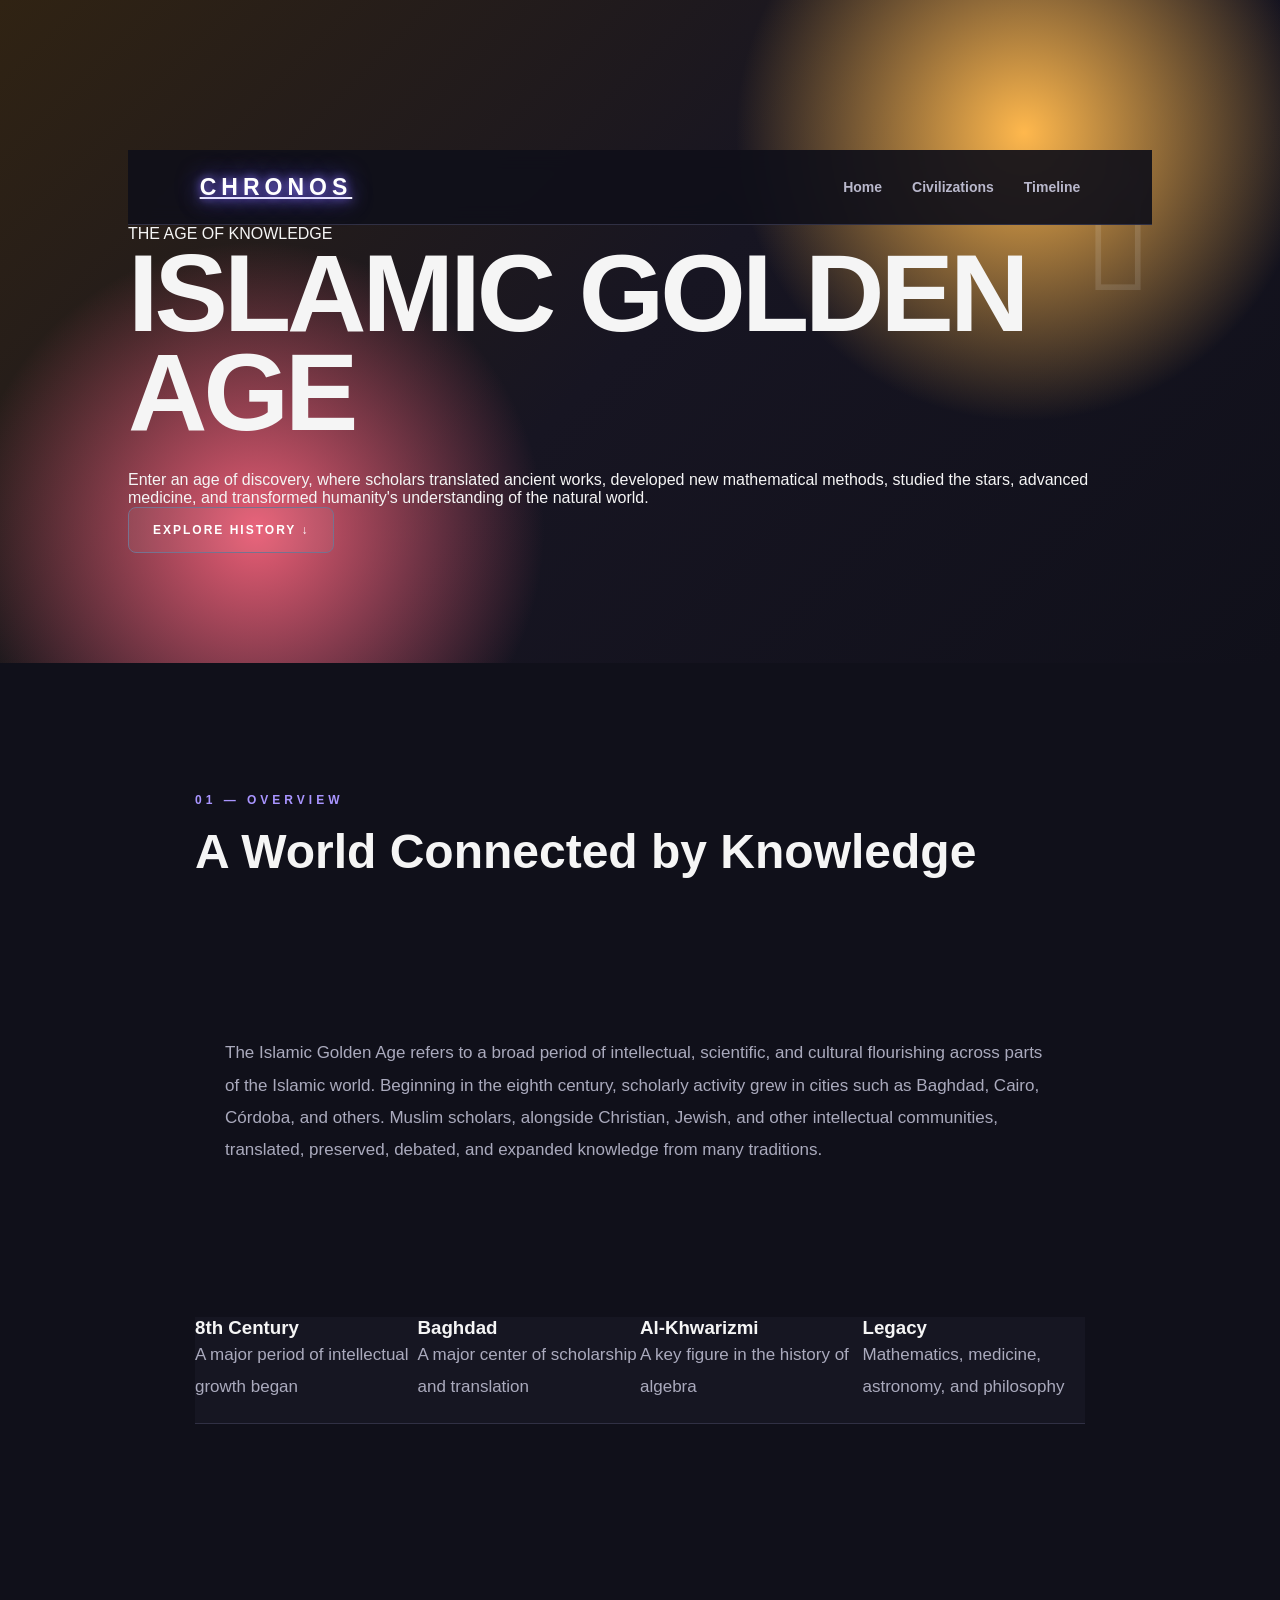
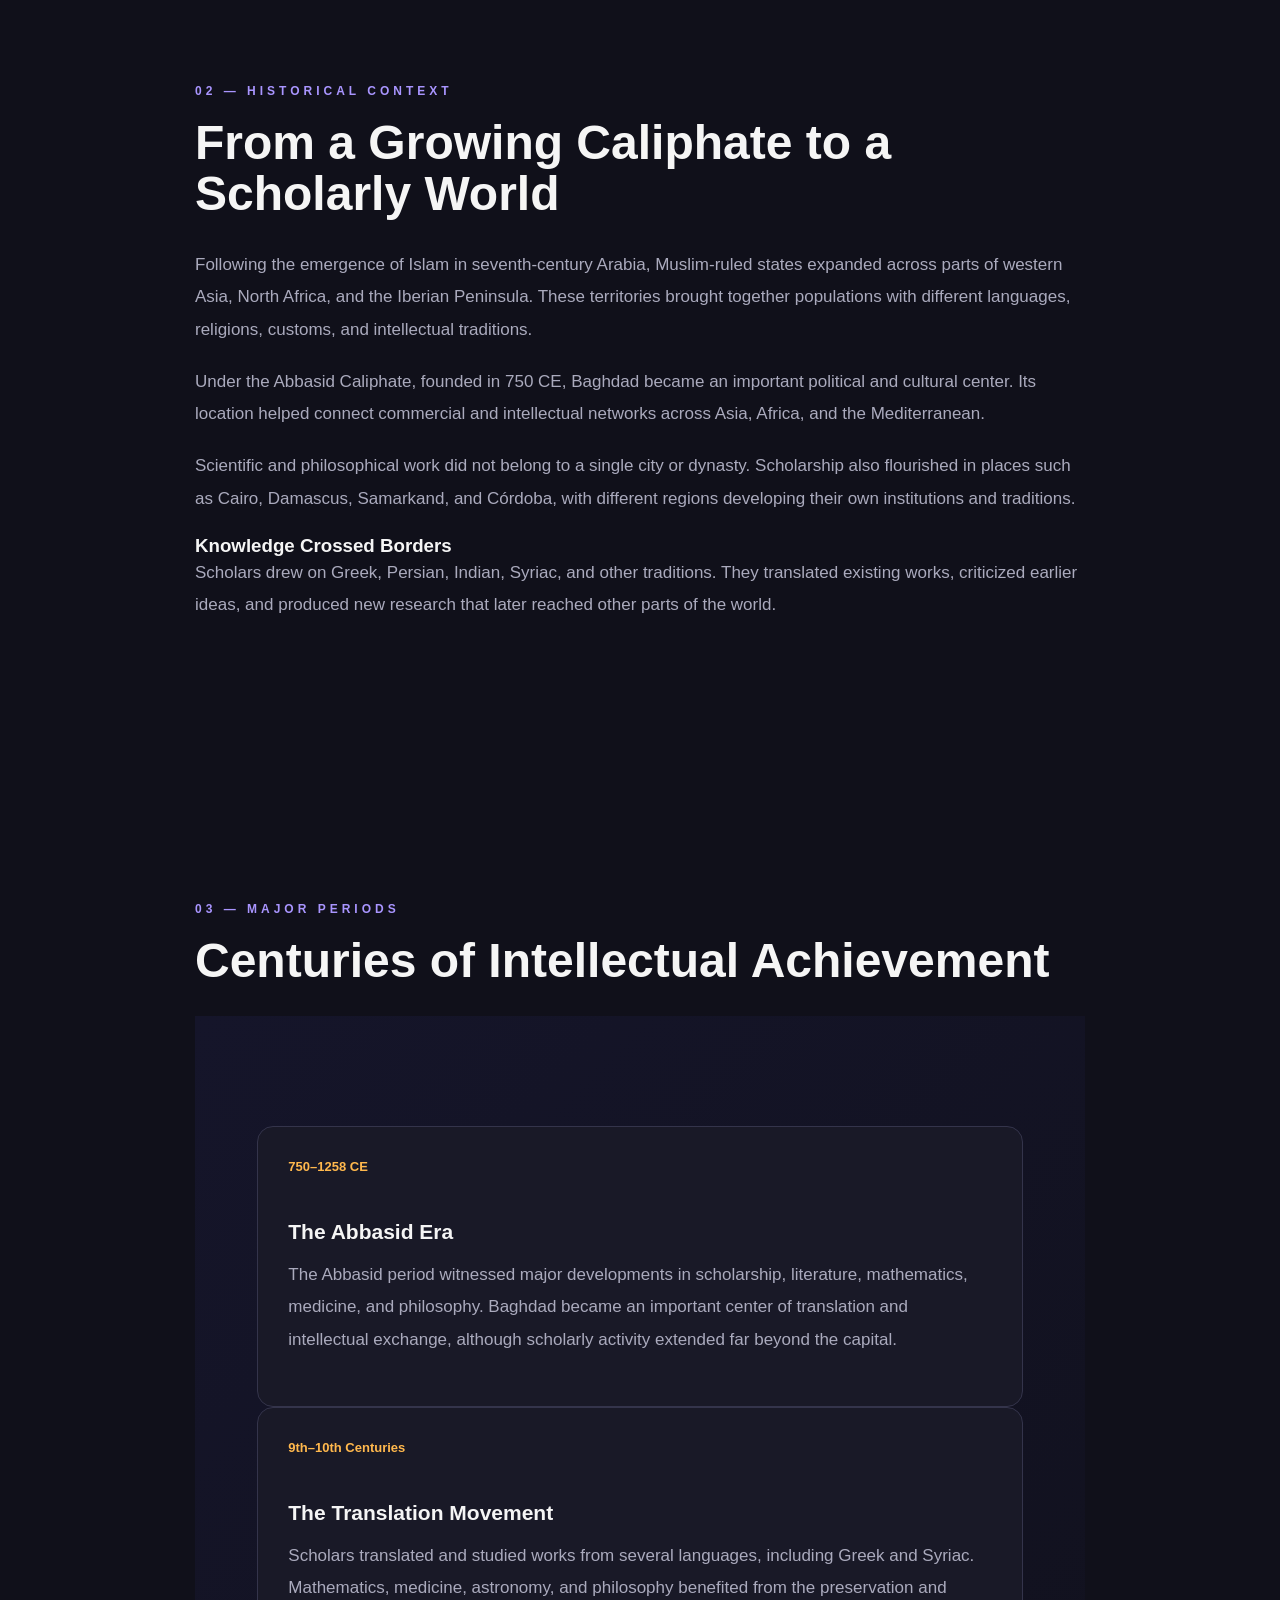
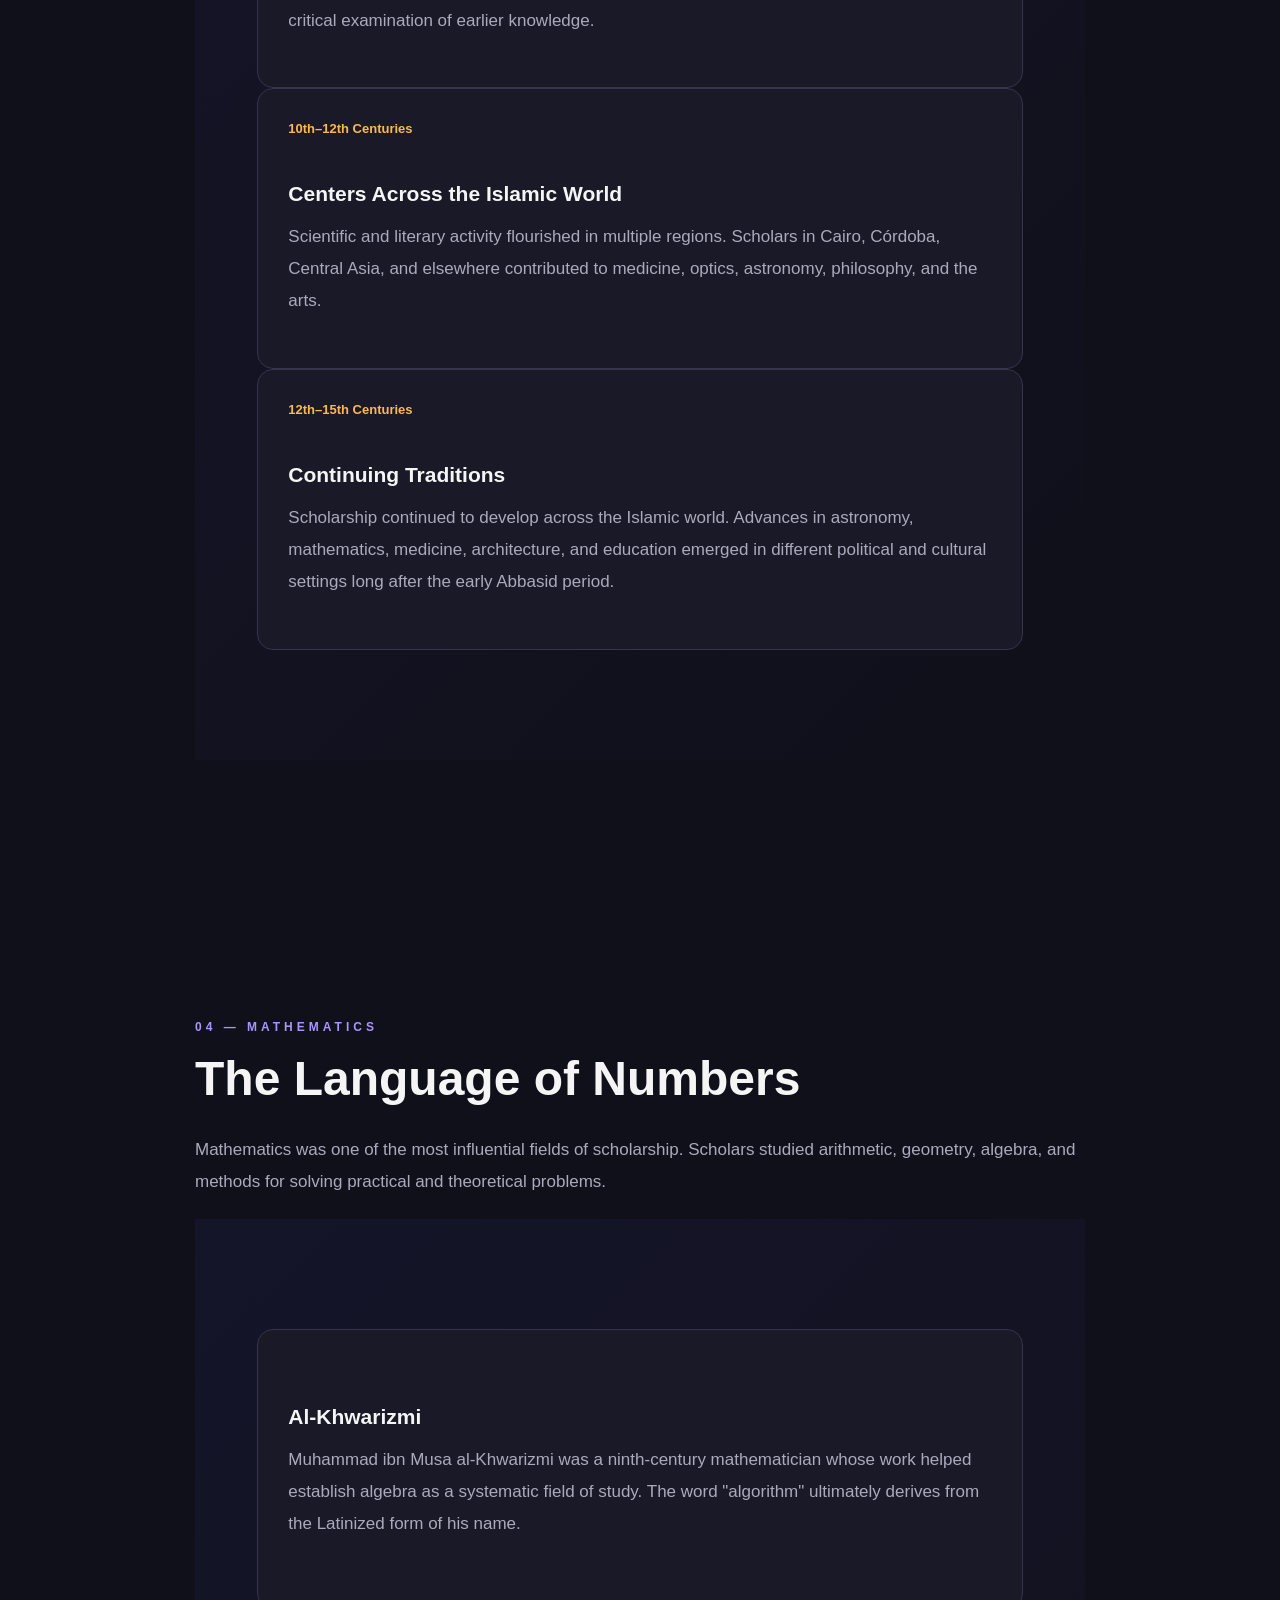
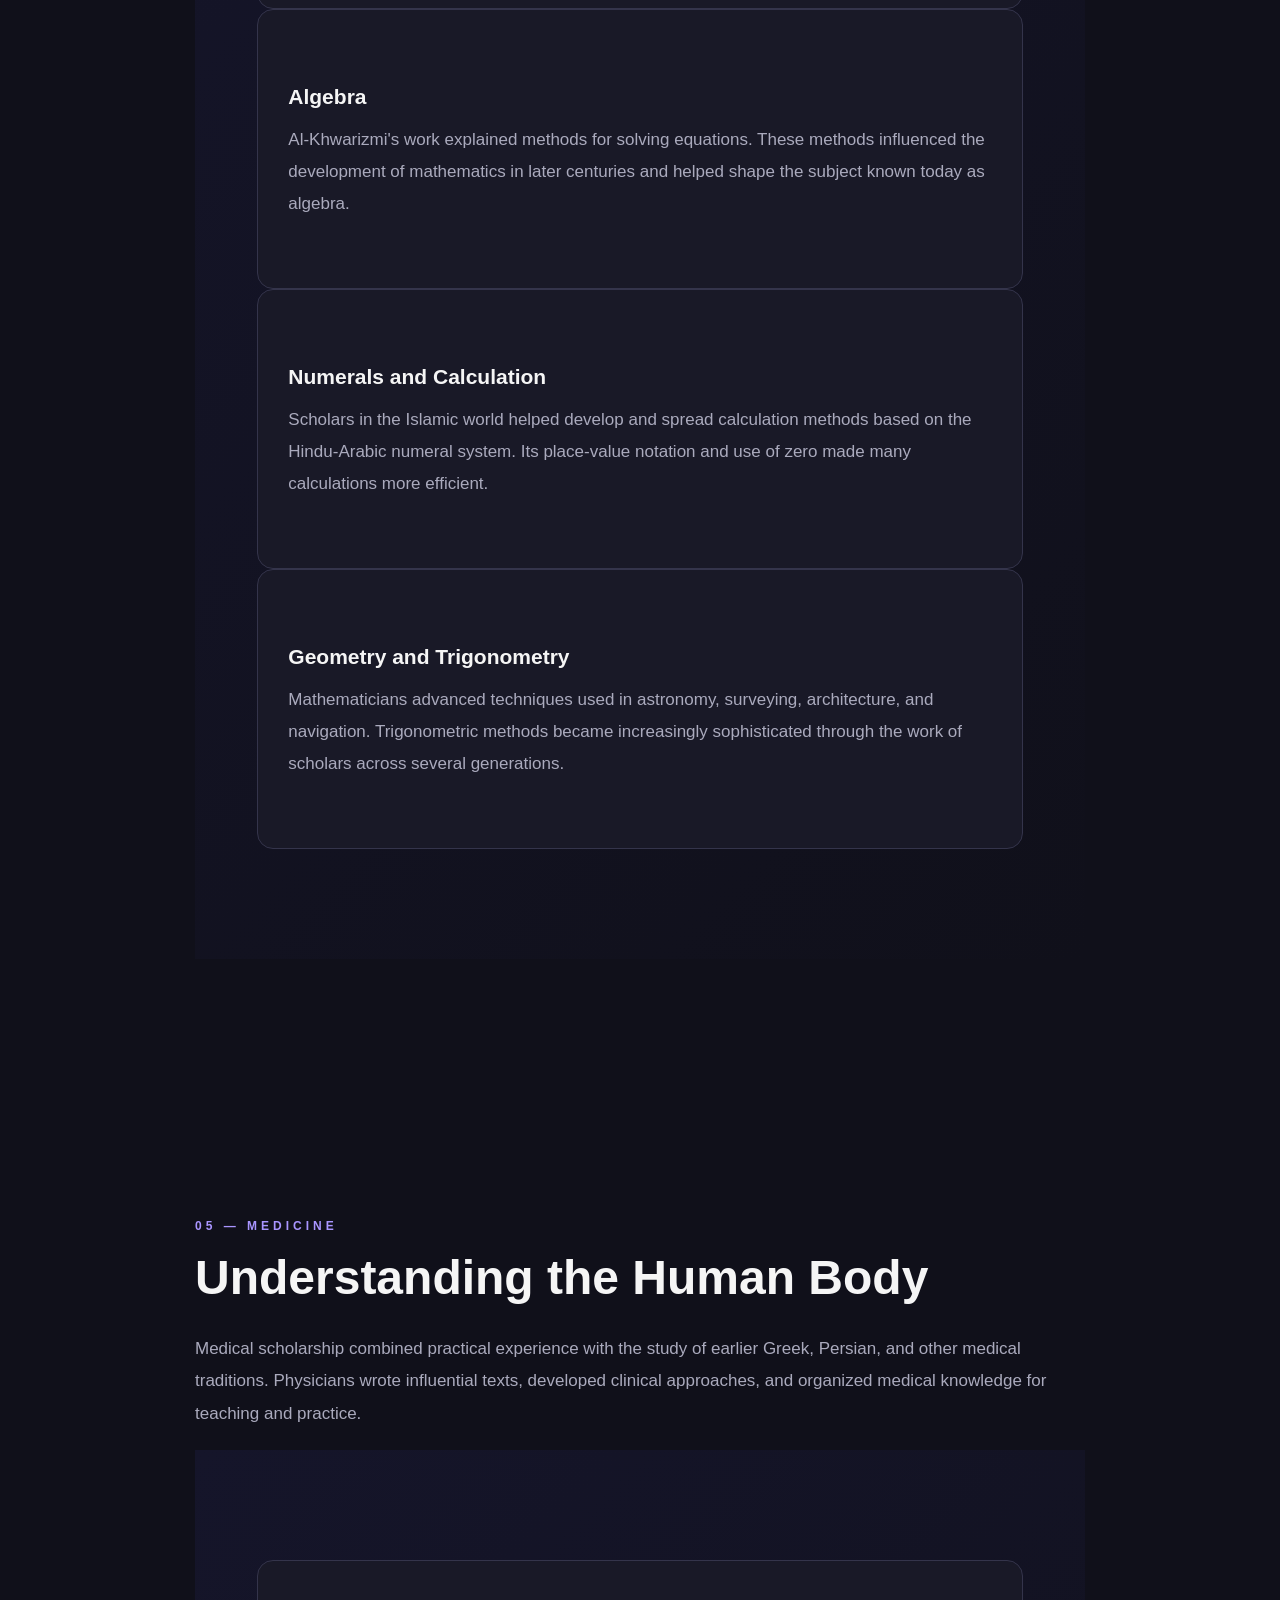
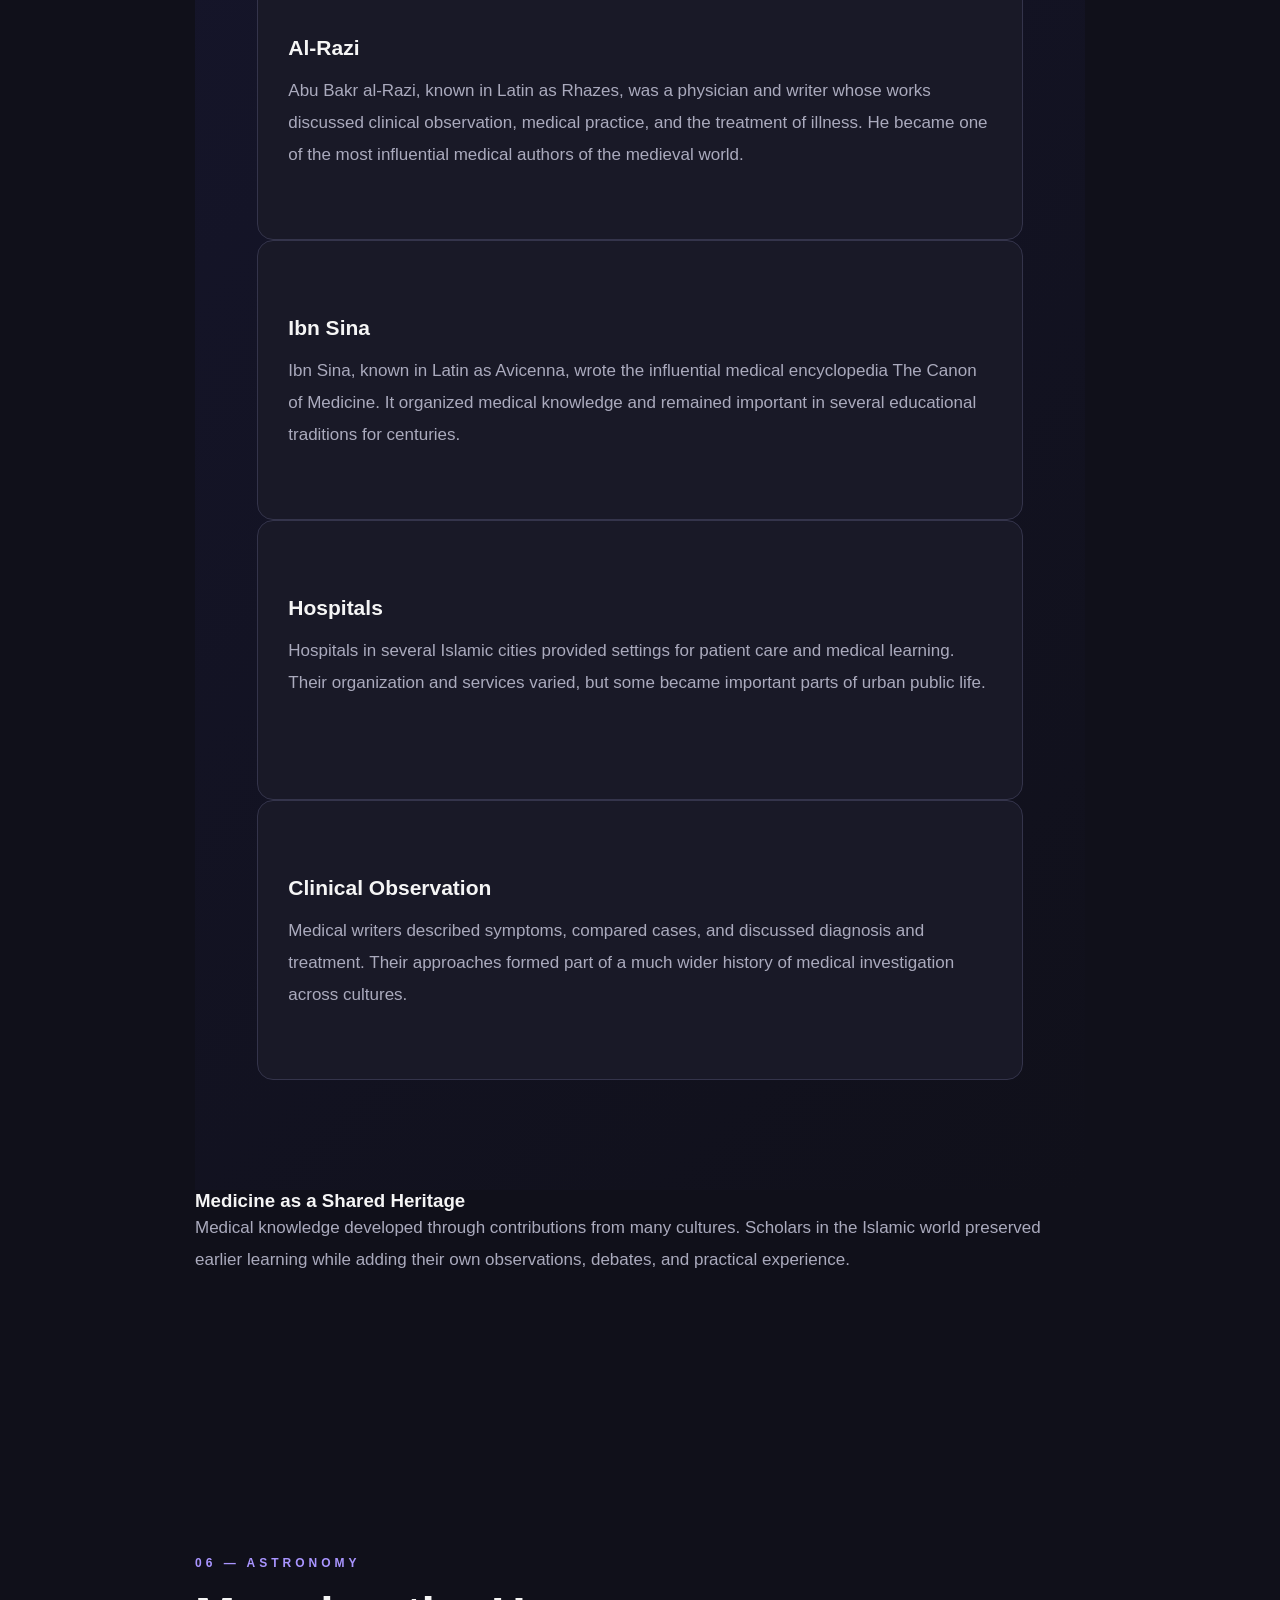
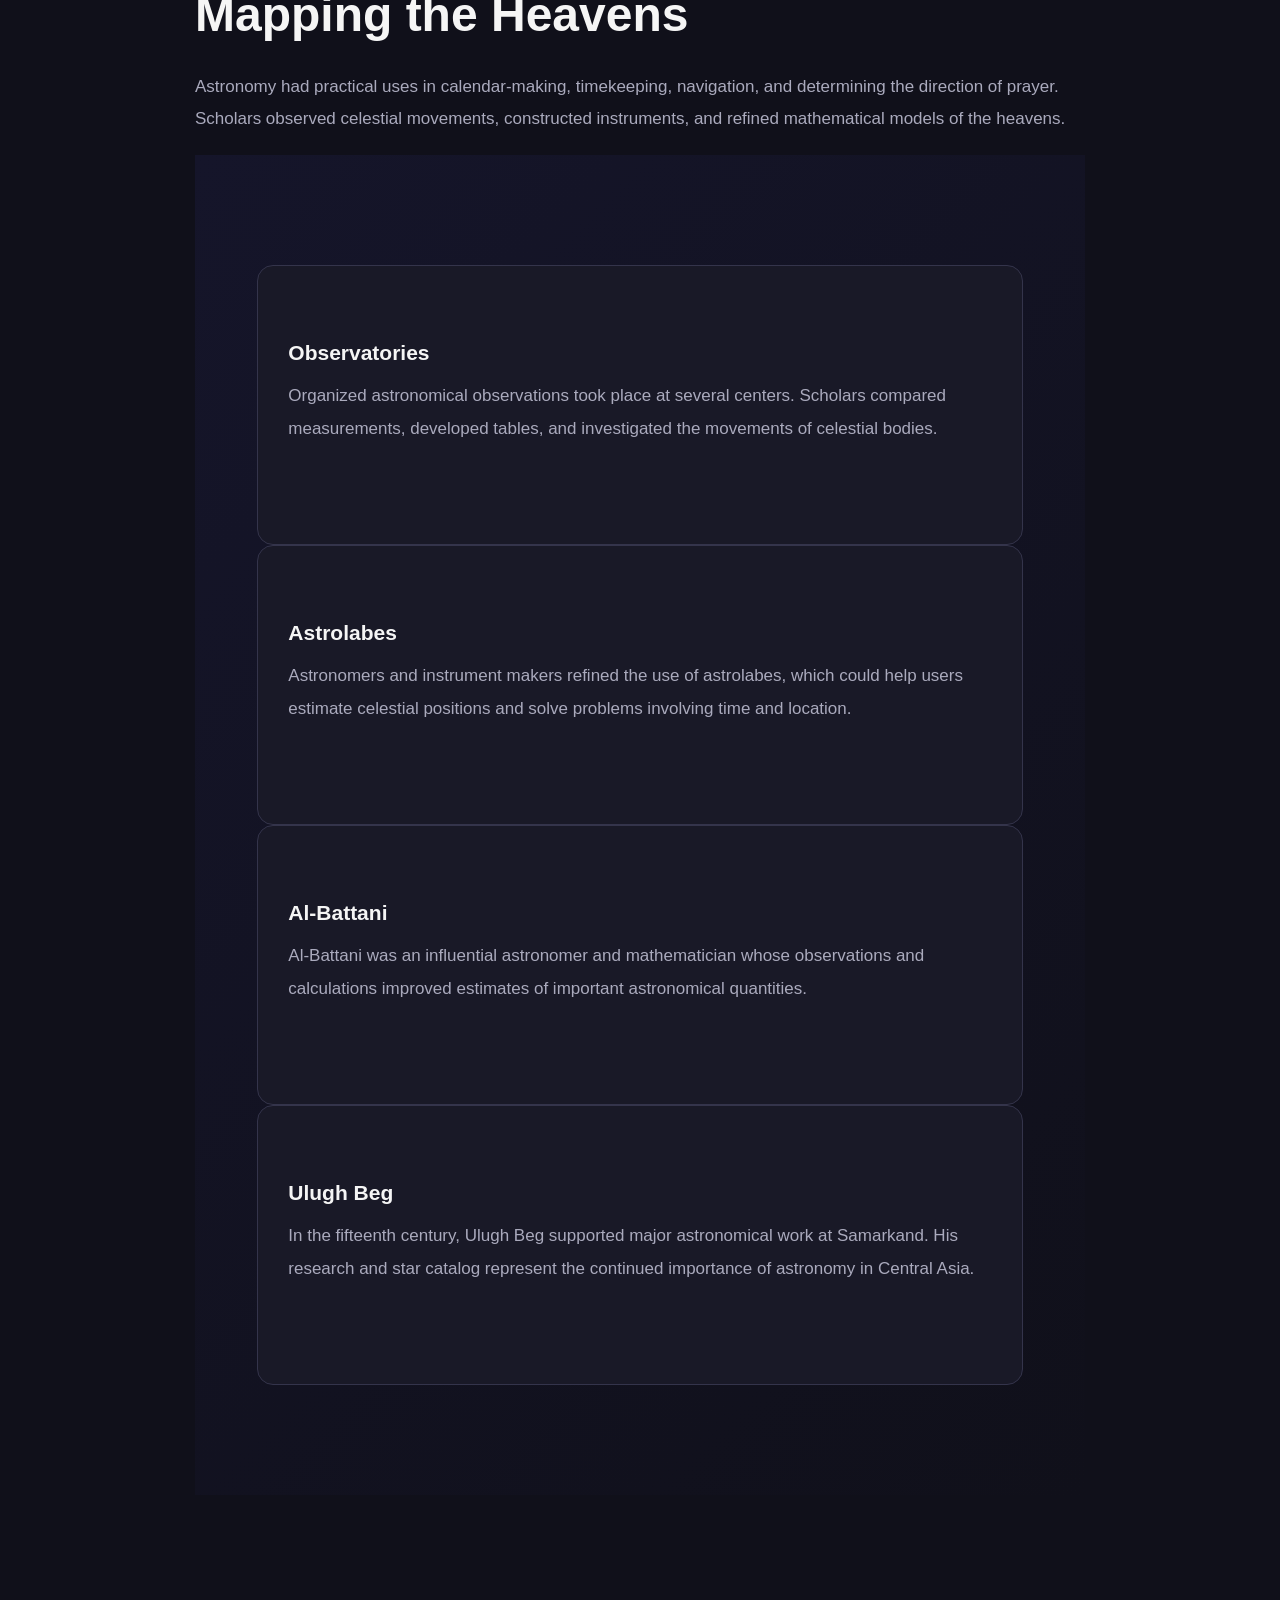
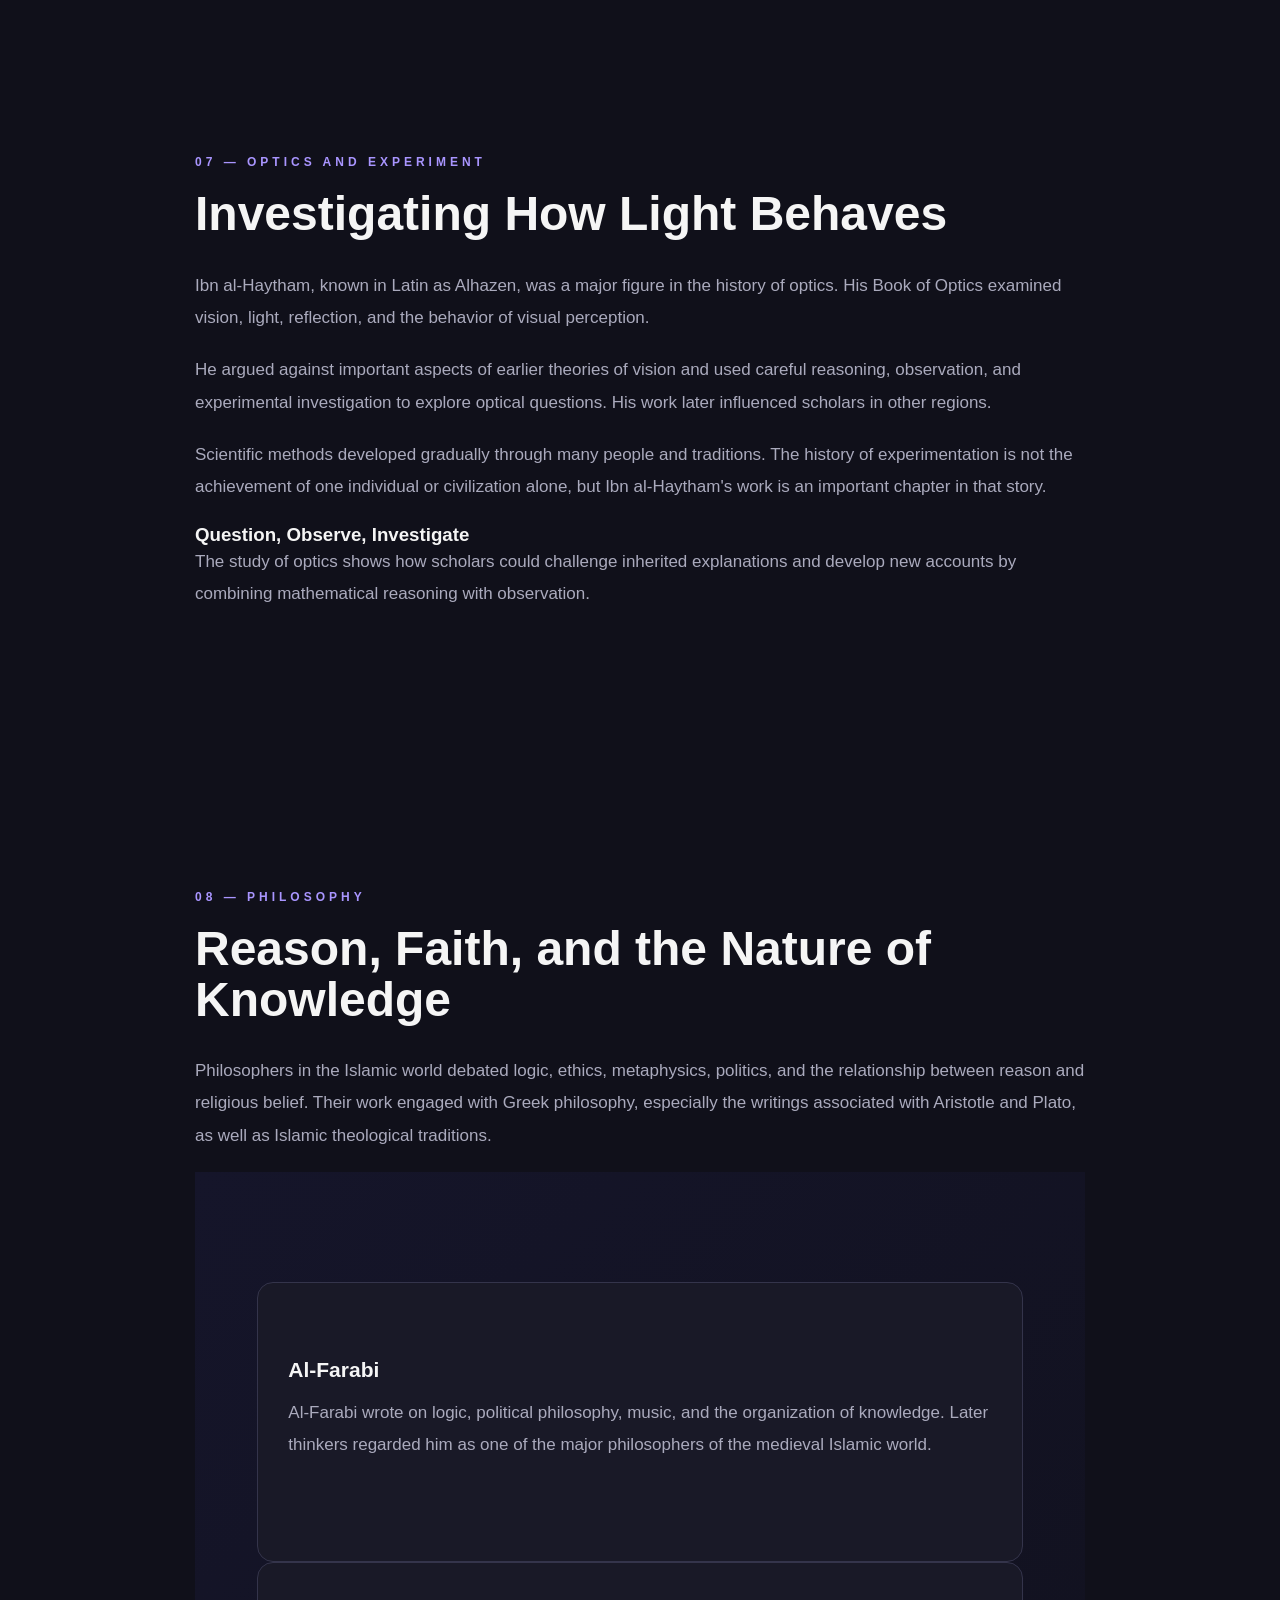
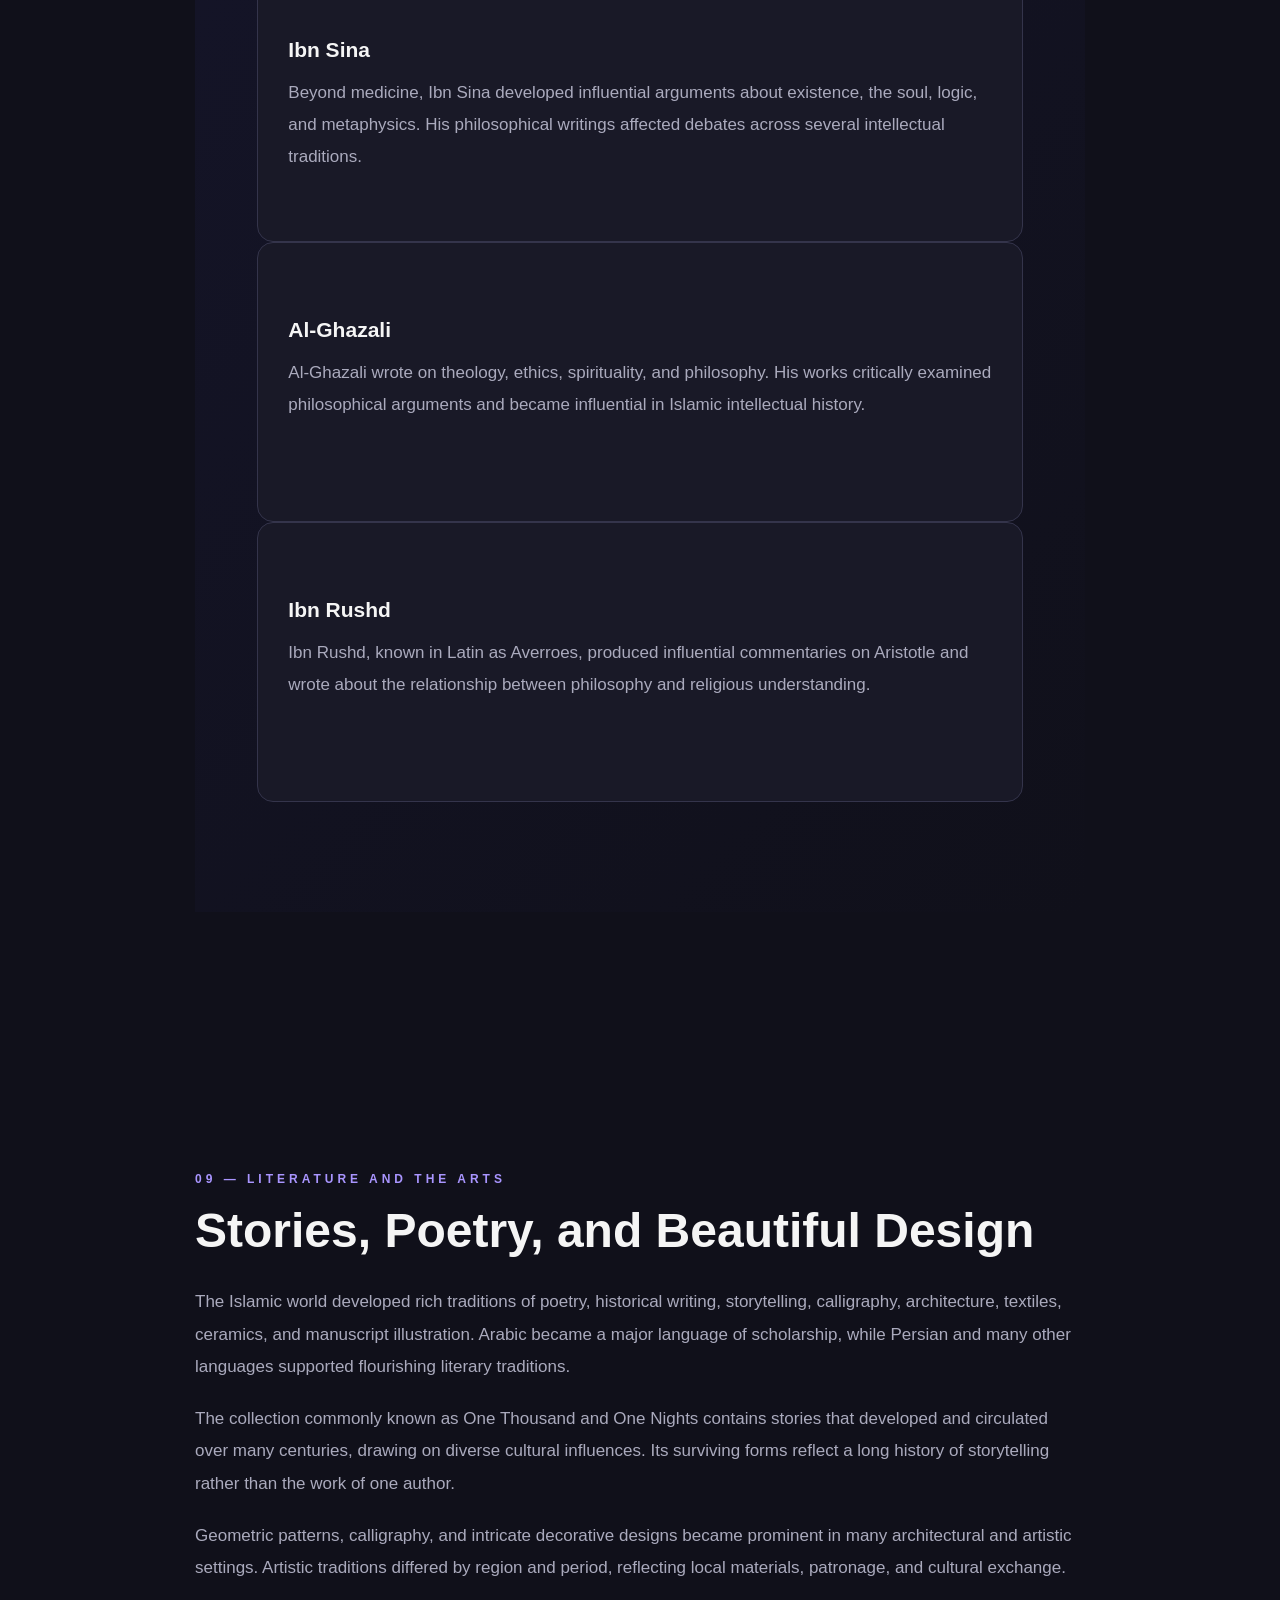
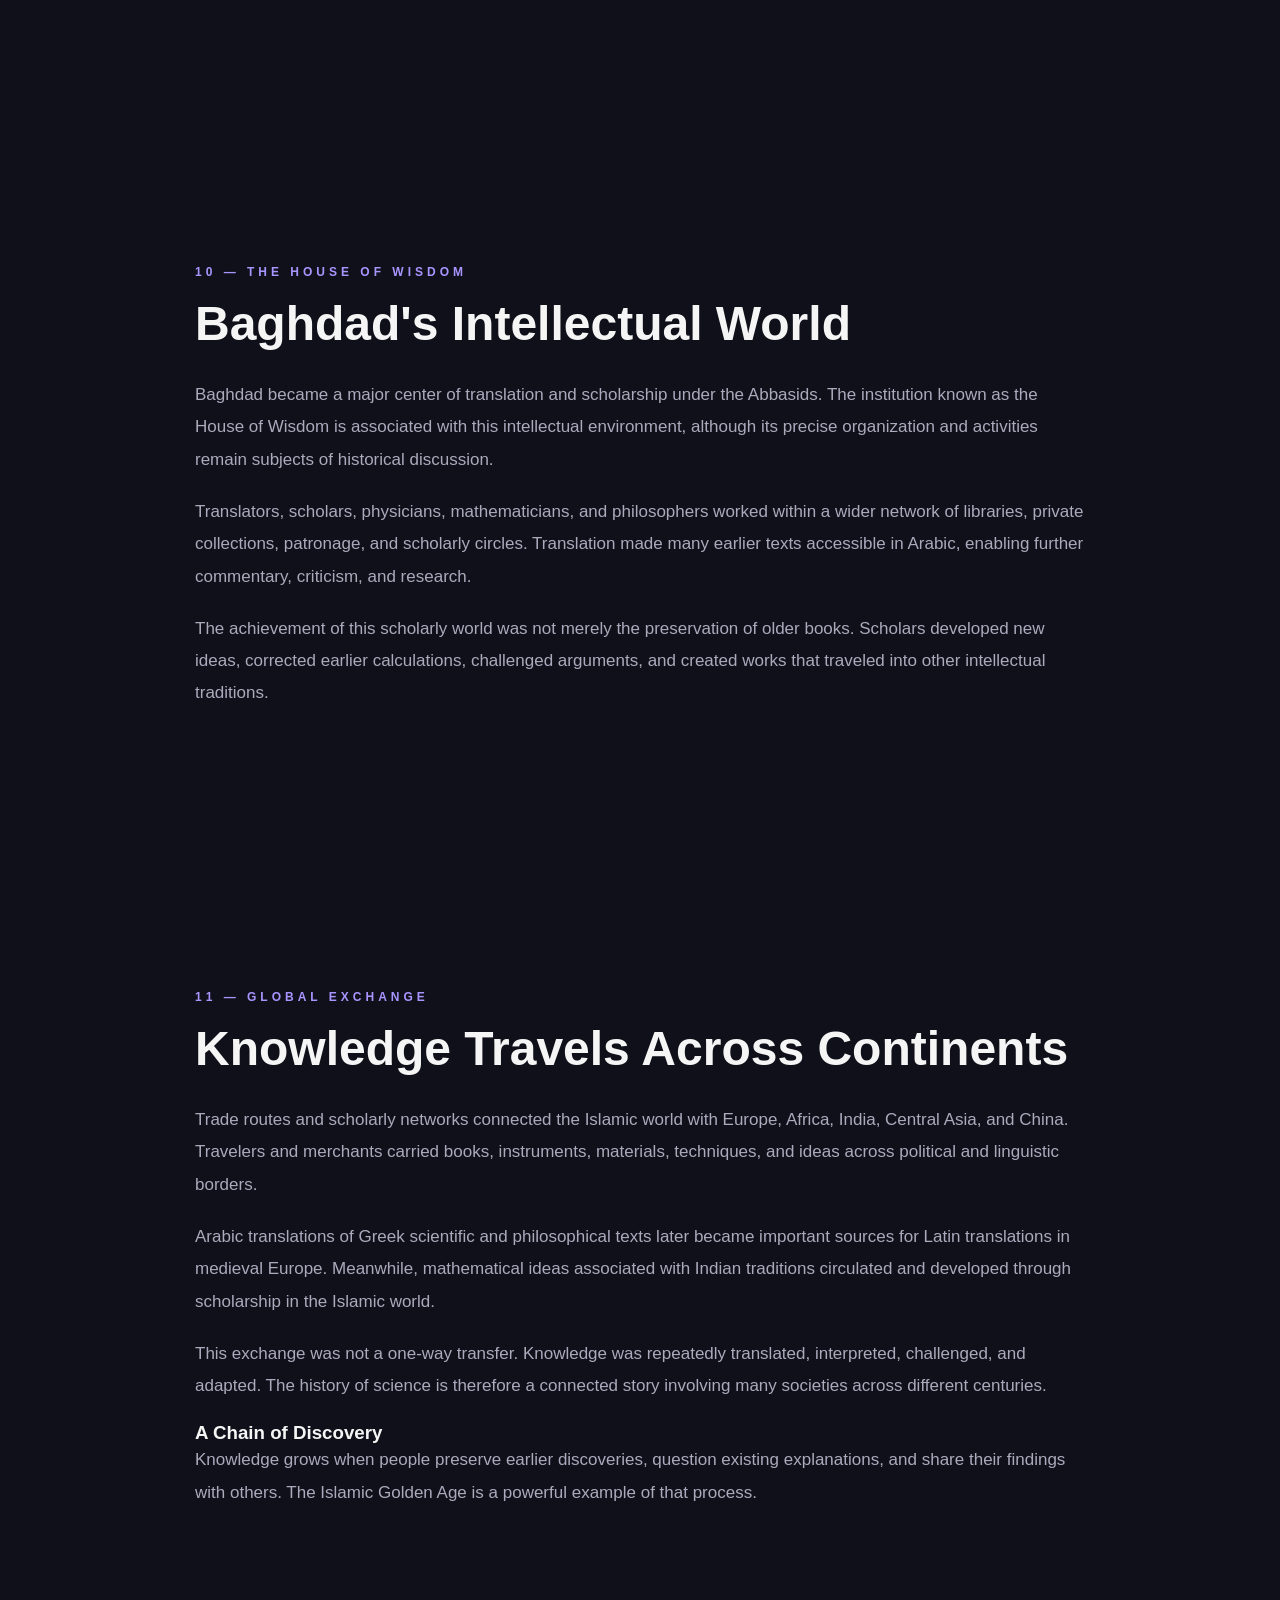
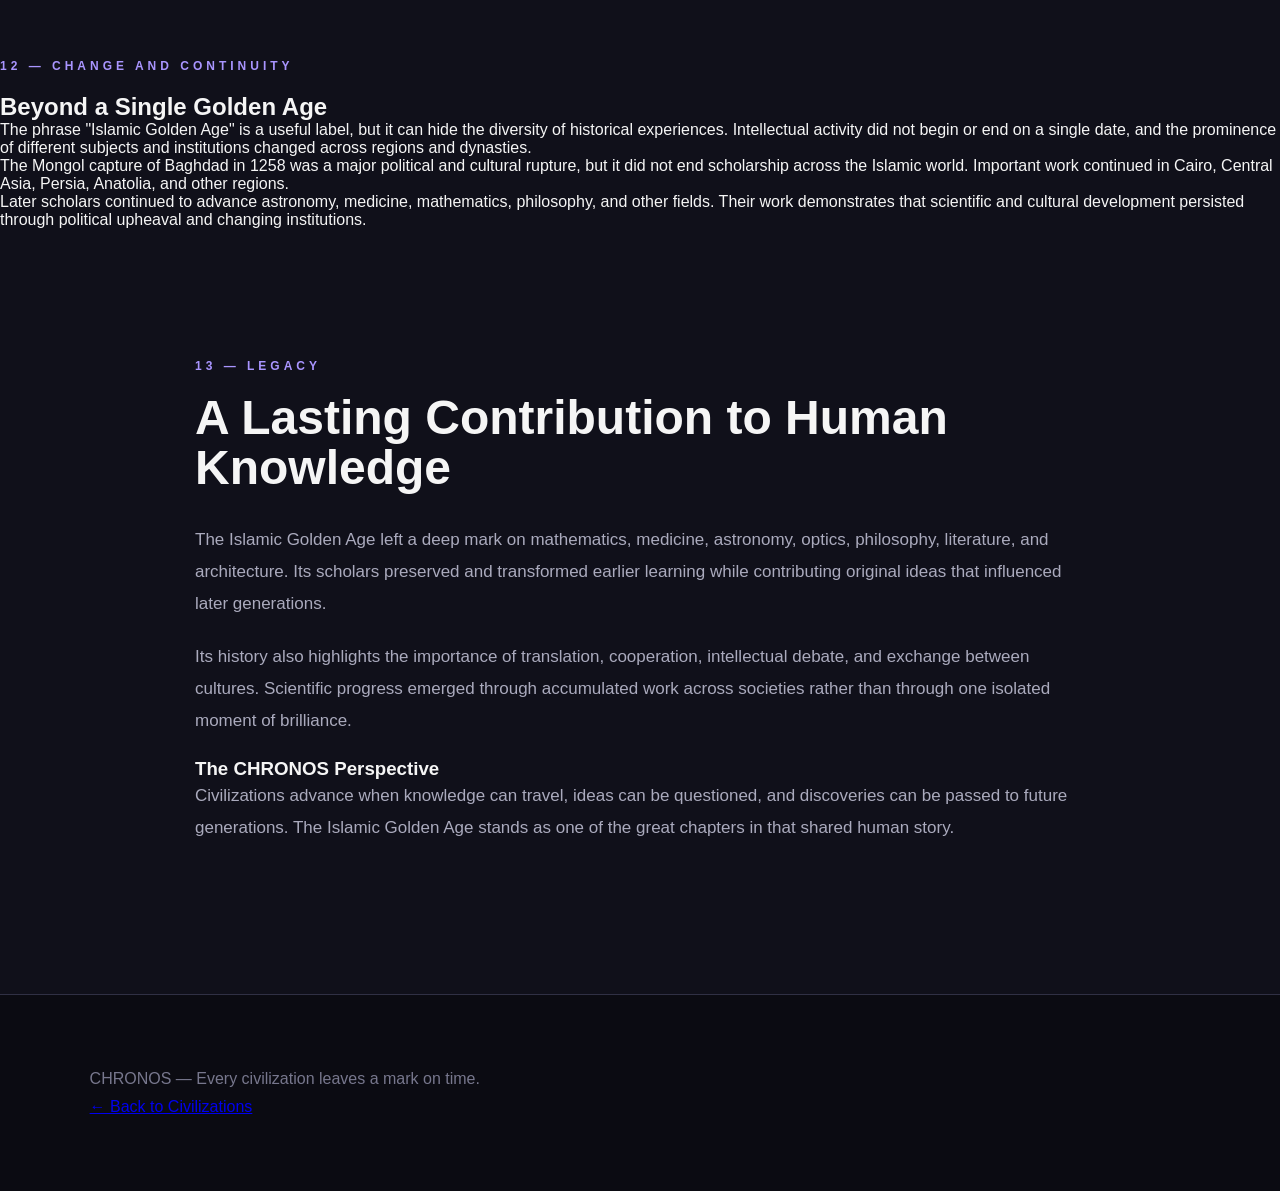
<file: IslamicGoldenAge.html>
<!DOCTYPE html>
<html lang="en">
<head>
    <meta charset="UTF-8">
    <meta name="viewport" content="width=device-width, initial-scale=1.0">
    <title>Islamic Golden Age | CHRONOS</title>
    <link rel="stylesheet" href="style.css">
    <script src="main.js" defer></script>
</head>
<body>

<header class="civilization-header">
    <nav class="navbar">
        <a href="index.html" class="logo">CHRONOS</a>
        <div class="nav-links">
            <a href="index.html">Home</a>
            <a href="civilizations.html">Civilizations</a>
            <a href="timeline.html">Timeline</a>
        </div>
    </nav>

    <div class="header-content">
        <p class="subtitle">THE AGE OF KNOWLEDGE</p>
        <h1>ISLAMIC GOLDEN AGE</h1>
        <p>
            Enter an age of discovery, where scholars translated ancient
            works, developed new mathematical methods, studied the stars,
            advanced medicine, and transformed humanity's understanding
            of the natural world.
        </p>
        <a href="#overview" class="second-button">EXPLORE HISTORY ↓</a>
    </div>
</header>

<main>

<section id="overview" class="history-section">
    <p class="section-label">01 — OVERVIEW</p>
    <h2>A World Connected by Knowledge</h2>

    <p class="intro">
        The Islamic Golden Age refers to a broad period of intellectual,
        scientific, and cultural flourishing across parts of the Islamic
        world. Beginning in the eighth century, scholarly activity grew
        in cities such as Baghdad, Cairo, Córdoba, and others. Muslim
        scholars, alongside Christian, Jewish, and other intellectual
        communities, translated, preserved, debated, and expanded knowledge
        from many traditions.
    </p>

    <div class="facts">
        <div class="fact-card">
            <h3>8th Century</h3>
            <p>A major period of intellectual growth began</p>
        </div>
        <div class="fact-card">
            <h3>Baghdad</h3>
            <p>A major center of scholarship and translation</p>
        </div>
        <div class="fact-card">
            <h3>Al-Khwarizmi</h3>
            <p>A key figure in the history of algebra</p>
        </div>
        <div class="fact-card">
            <h3>Legacy</h3>
            <p>Mathematics, medicine, astronomy, and philosophy</p>
        </div>
    </div>
</section>

<div class="section-divider"></div>

<section class="history-section">
    <p class="section-label">02 — HISTORICAL CONTEXT</p>
    <h2>From a Growing Caliphate to a Scholarly World</h2>

    <p>
        Following the emergence of Islam in seventh-century Arabia,
        Muslim-ruled states expanded across parts of western Asia,
        North Africa, and the Iberian Peninsula. These territories
        brought together populations with different languages,
        religions, customs, and intellectual traditions.
    </p>

    <p>
        Under the Abbasid Caliphate, founded in 750 CE, Baghdad became
        an important political and cultural center. Its location helped
        connect commercial and intellectual networks across Asia,
        Africa, and the Mediterranean.
    </p>

    <p>
        Scientific and philosophical work did not belong to a single
        city or dynasty. Scholarship also flourished in places such
        as Cairo, Damascus, Samarkand, and Córdoba, with different
        regions developing their own institutions and traditions.
    </p>

    <div class="callout">
        <h3>Knowledge Crossed Borders</h3>
        <p>
            Scholars drew on Greek, Persian, Indian, Syriac, and other
            traditions. They translated existing works, criticized
            earlier ideas, and produced new research that later reached
            other parts of the world.
        </p>
    </div>
</section>

<div class="section-divider"></div>

<section class="history-section">
    <p class="section-label">03 — MAJOR PERIODS</p>
    <h2>Centuries of Intellectual Achievement</h2>

    <div class="periods">

        <div class="period-card">
            <span class="period-date">750–1258 CE</span>
            <h3>The Abbasid Era</h3>
            <p>
                The Abbasid period witnessed major developments in
                scholarship, literature, mathematics, medicine, and
                philosophy. Baghdad became an important center of
                translation and intellectual exchange, although
                scholarly activity extended far beyond the capital.
            </p>
        </div>

        <div class="period-card">
            <span class="period-date">9th–10th Centuries</span>
            <h3>The Translation Movement</h3>
            <p>
                Scholars translated and studied works from several
                languages, including Greek and Syriac. Mathematics,
                medicine, astronomy, and philosophy benefited from
                the preservation and critical examination of earlier
                knowledge.
            </p>
        </div>

        <div class="period-card">
            <span class="period-date">10th–12th Centuries</span>
            <h3>Centers Across the Islamic World</h3>
            <p>
                Scientific and literary activity flourished in multiple
                regions. Scholars in Cairo, Córdoba, Central Asia, and
                elsewhere contributed to medicine, optics, astronomy,
                philosophy, and the arts.
            </p>
        </div>

        <div class="period-card">
            <span class="period-date">12th–15th Centuries</span>
            <h3>Continuing Traditions</h3>
            <p>
                Scholarship continued to develop across the Islamic
                world. Advances in astronomy, mathematics, medicine,
                architecture, and education emerged in different
                political and cultural settings long after the early
                Abbasid period.
            </p>
        </div>

    </div>
</section>

<div class="section-divider"></div>

<section class="history-section">
    <p class="section-label">04 — MATHEMATICS</p>
    <h2>The Language of Numbers</h2>

    <p>
        Mathematics was one of the most influential fields of scholarship.
        Scholars studied arithmetic, geometry, algebra, and methods
        for solving practical and theoretical problems.
    </p>

    <div class="periods">

        <div class="period-card">
            <h3>Al-Khwarizmi</h3>
            <p>
                Muhammad ibn Musa al-Khwarizmi was a ninth-century
                mathematician whose work helped establish algebra
                as a systematic field of study. The word "algorithm"
                ultimately derives from the Latinized form of his name.
            </p>
        </div>

        <div class="period-card">
            <h3>Algebra</h3>
            <p>
                Al-Khwarizmi's work explained methods for solving
                equations. These methods influenced the development
                of mathematics in later centuries and helped shape
                the subject known today as algebra.
            </p>
        </div>

        <div class="period-card">
            <h3>Numerals and Calculation</h3>
            <p>
                Scholars in the Islamic world helped develop and spread
                calculation methods based on the Hindu-Arabic numeral
                system. Its place-value notation and use of zero made
                many calculations more efficient.
            </p>
        </div>

        <div class="period-card">
            <h3>Geometry and Trigonometry</h3>
            <p>
                Mathematicians advanced techniques used in astronomy,
                surveying, architecture, and navigation. Trigonometric
                methods became increasingly sophisticated through
                the work of scholars across several generations.
            </p>
        </div>

    </div>
</section>

<div class="section-divider"></div>

<section class="history-section">
    <p class="section-label">05 — MEDICINE</p>
    <h2>Understanding the Human Body</h2>

    <p>
        Medical scholarship combined practical experience with the
        study of earlier Greek, Persian, and other medical traditions.
        Physicians wrote influential texts, developed clinical
        approaches, and organized medical knowledge for teaching
        and practice.
    </p>

    <div class="periods">

        <div class="period-card">
            <h3>Al-Razi</h3>
            <p>
                Abu Bakr al-Razi, known in Latin as Rhazes, was a
                physician and writer whose works discussed clinical
                observation, medical practice, and the treatment of
                illness. He became one of the most influential
                medical authors of the medieval world.
            </p>
        </div>

        <div class="period-card">
            <h3>Ibn Sina</h3>
            <p>
                Ibn Sina, known in Latin as Avicenna, wrote the
                influential medical encyclopedia The Canon of Medicine.
                It organized medical knowledge and remained important
                in several educational traditions for centuries.
            </p>
        </div>

        <div class="period-card">
            <h3>Hospitals</h3>
            <p>
                Hospitals in several Islamic cities provided settings
                for patient care and medical learning. Their organization
                and services varied, but some became important parts
                of urban public life.
            </p>
        </div>

        <div class="period-card">
            <h3>Clinical Observation</h3>
            <p>
                Medical writers described symptoms, compared cases,
                and discussed diagnosis and treatment. Their approaches
                formed part of a much wider history of medical
                investigation across cultures.
            </p>
        </div>

    </div>

    <div class="callout">
        <h3>Medicine as a Shared Heritage</h3>
        <p>
            Medical knowledge developed through contributions from
            many cultures. Scholars in the Islamic world preserved
            earlier learning while adding their own observations,
            debates, and practical experience.
        </p>
    </div>
</section>

<div class="section-divider"></div>

<section class="history-section">
    <p class="section-label">06 — ASTRONOMY</p>
    <h2>Mapping the Heavens</h2>

    <p>
        Astronomy had practical uses in calendar-making, timekeeping,
        navigation, and determining the direction of prayer. Scholars
        observed celestial movements, constructed instruments, and
        refined mathematical models of the heavens.
    </p>

    <div class="periods">

        <div class="period-card">
            <h3>Observatories</h3>
            <p>
                Organized astronomical observations took place at
                several centers. Scholars compared measurements,
                developed tables, and investigated the movements
                of celestial bodies.
            </p>
        </div>

        <div class="period-card">
            <h3>Astrolabes</h3>
            <p>
                Astronomers and instrument makers refined the use
                of astrolabes, which could help users estimate
                celestial positions and solve problems involving
                time and location.
            </p>
        </div>

        <div class="period-card">
            <h3>Al-Battani</h3>
            <p>
                Al-Battani was an influential astronomer and
                mathematician whose observations and calculations
                improved estimates of important astronomical
                quantities.
            </p>
        </div>

        <div class="period-card">
            <h3>Ulugh Beg</h3>
            <p>
                In the fifteenth century, Ulugh Beg supported
                major astronomical work at Samarkand. His research
                and star catalog represent the continued importance
                of astronomy in Central Asia.
            </p>
        </div>

    </div>
</section>

<div class="section-divider"></div>

<section class="history-section">
    <p class="section-label">07 — OPTICS AND EXPERIMENT</p>
    <h2>Investigating How Light Behaves</h2>

    <p>
        Ibn al-Haytham, known in Latin as Alhazen, was a major figure
        in the history of optics. His Book of Optics examined vision,
        light, reflection, and the behavior of visual perception.
    </p>

    <p>
        He argued against important aspects of earlier theories
        of vision and used careful reasoning, observation, and
        experimental investigation to explore optical questions.
        His work later influenced scholars in other regions.
    </p>

    <p>
        Scientific methods developed gradually through many people
        and traditions. The history of experimentation is not the
        achievement of one individual or civilization alone, but
        Ibn al-Haytham's work is an important chapter in that story.
    </p>

    <div class="callout">
        <h3>Question, Observe, Investigate</h3>
        <p>
            The study of optics shows how scholars could challenge
            inherited explanations and develop new accounts by
            combining mathematical reasoning with observation.
        </p>
    </div>
</section>

<div class="section-divider"></div>

<section class="history-section">
    <p class="section-label">08 — PHILOSOPHY</p>
    <h2>Reason, Faith, and the Nature of Knowledge</h2>

    <p>
        Philosophers in the Islamic world debated logic, ethics,
        metaphysics, politics, and the relationship between reason
        and religious belief. Their work engaged with Greek philosophy,
        especially the writings associated with Aristotle and Plato,
        as well as Islamic theological traditions.
    </p>

    <div class="periods">

        <div class="period-card">
            <h3>Al-Farabi</h3>
            <p>
                Al-Farabi wrote on logic, political philosophy, music,
                and the organization of knowledge. Later thinkers
                regarded him as one of the major philosophers of
                the medieval Islamic world.
            </p>
        </div>

        <div class="period-card">
            <h3>Ibn Sina</h3>
            <p>
                Beyond medicine, Ibn Sina developed influential
                arguments about existence, the soul, logic, and
                metaphysics. His philosophical writings affected
                debates across several intellectual traditions.
            </p>
        </div>

        <div class="period-card">
            <h3>Al-Ghazali</h3>
            <p>
                Al-Ghazali wrote on theology, ethics, spirituality,
                and philosophy. His works critically examined
                philosophical arguments and became influential
                in Islamic intellectual history.
            </p>
        </div>

        <div class="period-card">
            <h3>Ibn Rushd</h3>
            <p>
                Ibn Rushd, known in Latin as Averroes, produced
                influential commentaries on Aristotle and wrote
                about the relationship between philosophy and
                religious understanding.
            </p>
        </div>

    </div>
</section>

<div class="section-divider"></div>

<section class="history-section">
    <p class="section-label">09 — LITERATURE AND THE ARTS</p>
    <h2>Stories, Poetry, and Beautiful Design</h2>

    <p>
        The Islamic world developed rich traditions of poetry,
        historical writing, storytelling, calligraphy, architecture,
        textiles, ceramics, and manuscript illustration. Arabic
        became a major language of scholarship, while Persian
        and many other languages supported flourishing literary
        traditions.
    </p>

    <p>
        The collection commonly known as One Thousand and One Nights
        contains stories that developed and circulated over many
        centuries, drawing on diverse cultural influences. Its
        surviving forms reflect a long history of storytelling
        rather than the work of one author.
    </p>

    <p>
        Geometric patterns, calligraphy, and intricate decorative
        designs became prominent in many architectural and artistic
        settings. Artistic traditions differed by region and period,
        reflecting local materials, patronage, and cultural exchange.
    </p>
</section>

<div class="section-divider"></div>

<section class="history-section">
    <p class="section-label">10 — THE HOUSE OF WISDOM</p>
    <h2>Baghdad's Intellectual World</h2>

    <p>
        Baghdad became a major center of translation and scholarship
        under the Abbasids. The institution known as the House of
        Wisdom is associated with this intellectual environment,
        although its precise organization and activities remain
        subjects of historical discussion.
    </p>

    <p>
        Translators, scholars, physicians, mathematicians, and
        philosophers worked within a wider network of libraries,
        private collections, patronage, and scholarly circles.
        Translation made many earlier texts accessible in Arabic,
        enabling further commentary, criticism, and research.
    </p>

    <p>
        The achievement of this scholarly world was not merely
        the preservation of older books. Scholars developed new
        ideas, corrected earlier calculations, challenged arguments,
        and created works that traveled into other intellectual
        traditions.
    </p>
</section>

<div class="section-divider"></div>

<section class="history-section">
    <p class="section-label">11 — GLOBAL EXCHANGE</p>
    <h2>Knowledge Travels Across Continents</h2>

    <p>
        Trade routes and scholarly networks connected the Islamic
        world with Europe, Africa, India, Central Asia, and China.
        Travelers and merchants carried books, instruments, materials,
        techniques, and ideas across political and linguistic borders.
    </p>

    <p>
        Arabic translations of Greek scientific and philosophical
        texts later became important sources for Latin translations
        in medieval Europe. Meanwhile, mathematical ideas associated
        with Indian traditions circulated and developed through
        scholarship in the Islamic world.
    </p>

    <p>
        This exchange was not a one-way transfer. Knowledge was
        repeatedly translated, interpreted, challenged, and adapted.
        The history of science is therefore a connected story
        involving many societies across different centuries.
    </p>

    <div class="callout">
        <h3>A Chain of Discovery</h3>
        <p>
            Knowledge grows when people preserve earlier discoveries,
            question existing explanations, and share their findings
            with others. The Islamic Golden Age is a powerful example
            of that process.
        </p>
    </div>
</section>

<div class="section-divider"></div>


    <p class="section-label">12 — CHANGE AND CONTINUITY</p>
    <h2>Beyond a Single Golden Age</h2>

    <p>
        The phrase "Islamic Golden Age" is a useful label, but it
        can hide the diversity of historical experiences. Intellectual
        activity did not begin or end on a single date, and the
        prominence of different subjects and institutions changed
        across regions and dynasties.
    </p>

    <p>
        The Mongol capture of Baghdad in 1258 was a major political
        and cultural rupture, but it did not end scholarship across
        the Islamic world. Important work continued in Cairo,
        Central Asia, Persia, Anatolia, and other regions.
    </p>

    <p>
        Later scholars continued to advance astronomy, medicine,
        mathematics, philosophy, and other fields. Their work
        demonstrates that scientific and cultural development
        persisted through political upheaval and changing institutions.
    </p>

</section>

<div class="section-divider"></div>

<section class="history-section">
    <p class="section-label">13 — LEGACY</p>
    <h2>A Lasting Contribution to Human Knowledge</h2>

    <p>
        The Islamic Golden Age left a deep mark on mathematics,
        medicine, astronomy, optics, philosophy, literature, and
        architecture. Its scholars preserved and transformed
        earlier learning while contributing original ideas that
        influenced later generations.
    </p>

    <p>
        Its history also highlights the importance of translation,
        cooperation, intellectual debate, and exchange between
        cultures. Scientific progress emerged through accumulated
        work across societies rather than through one isolated
        moment of brilliance.
    </p>

    <div class="callout">
        <h3>The CHRONOS Perspective</h3>
        <p>
            Civilizations advance when knowledge can travel, ideas
            can be questioned, and discoveries can be passed to
            future generations. The Islamic Golden Age stands as
            one of the great chapters in that shared human story.
        </p>
    </div>
</section>

</main>

<footer class="site-footer">
    <p>CHRONOS — Every civilization leaves a mark on time.</p>
    <a href="civilizations.html">← Back to Civilizations</a>
</footer>

</body>
</html>
</file>
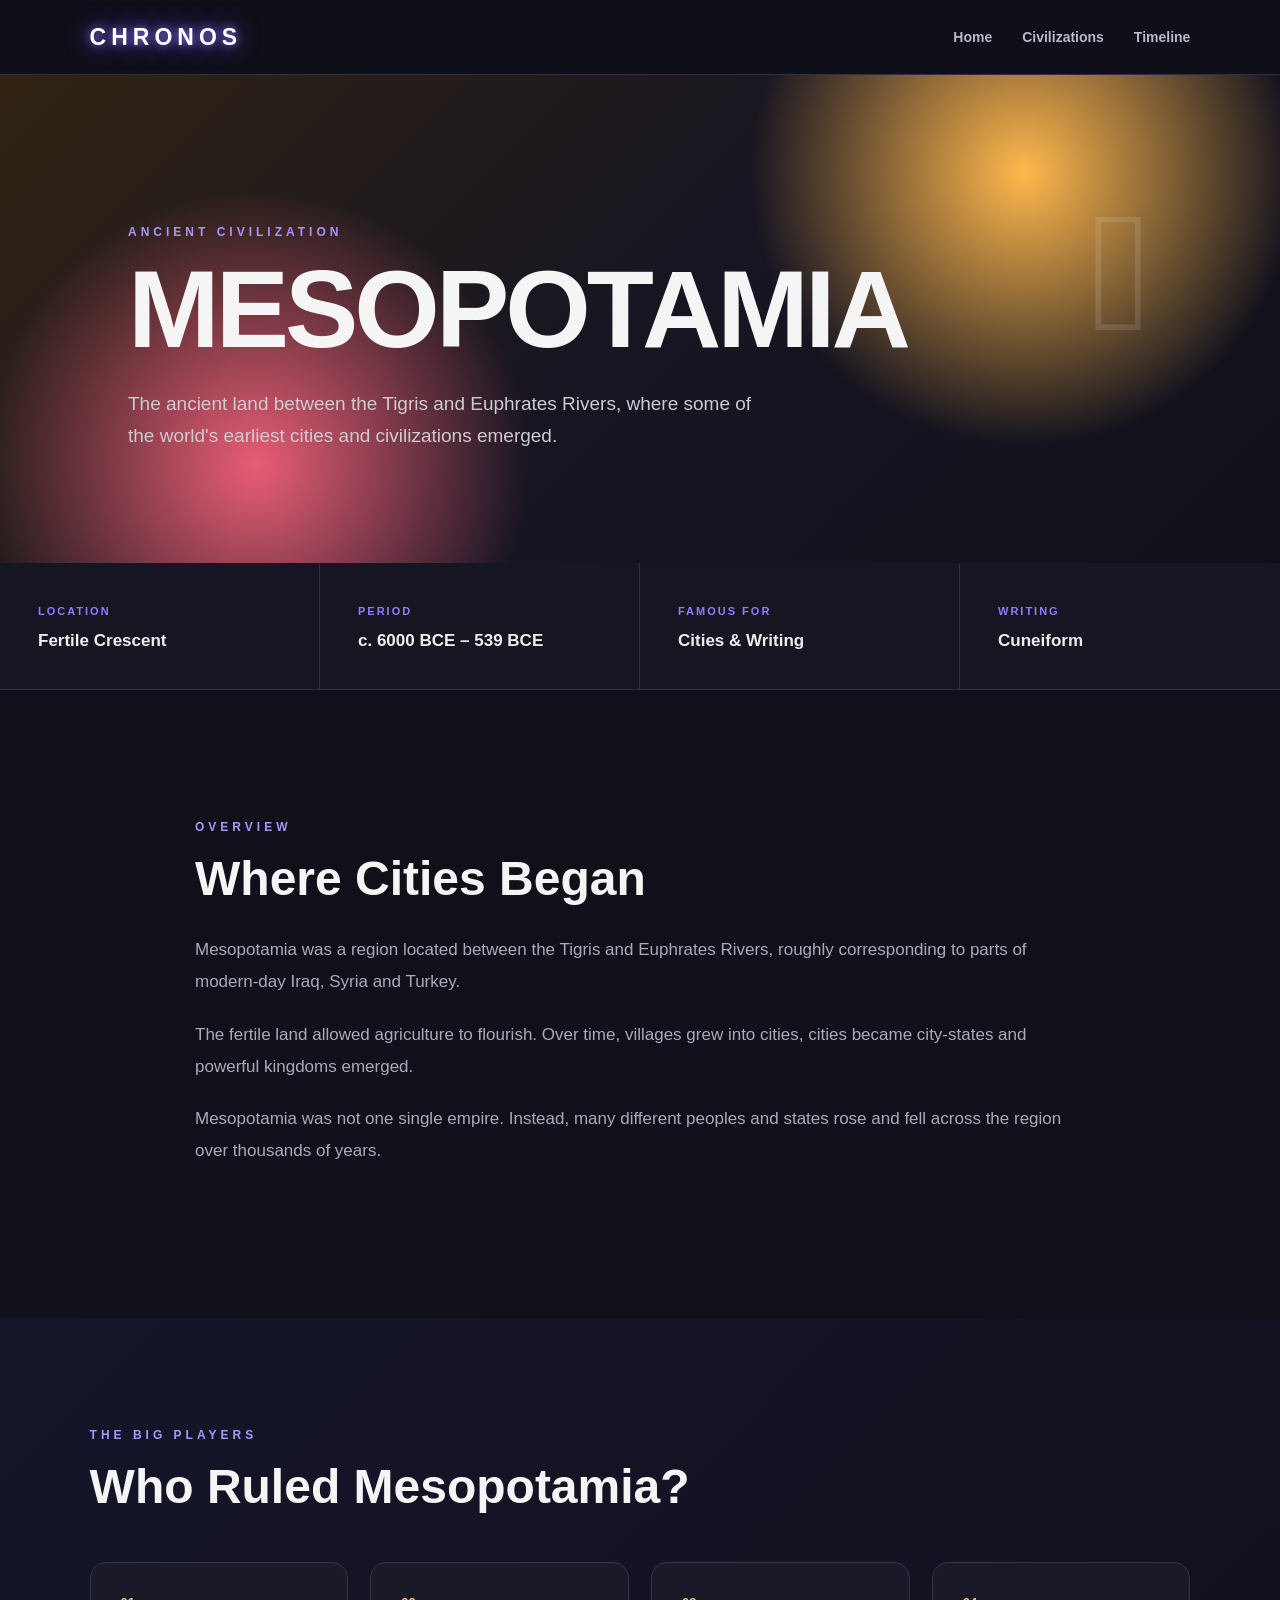
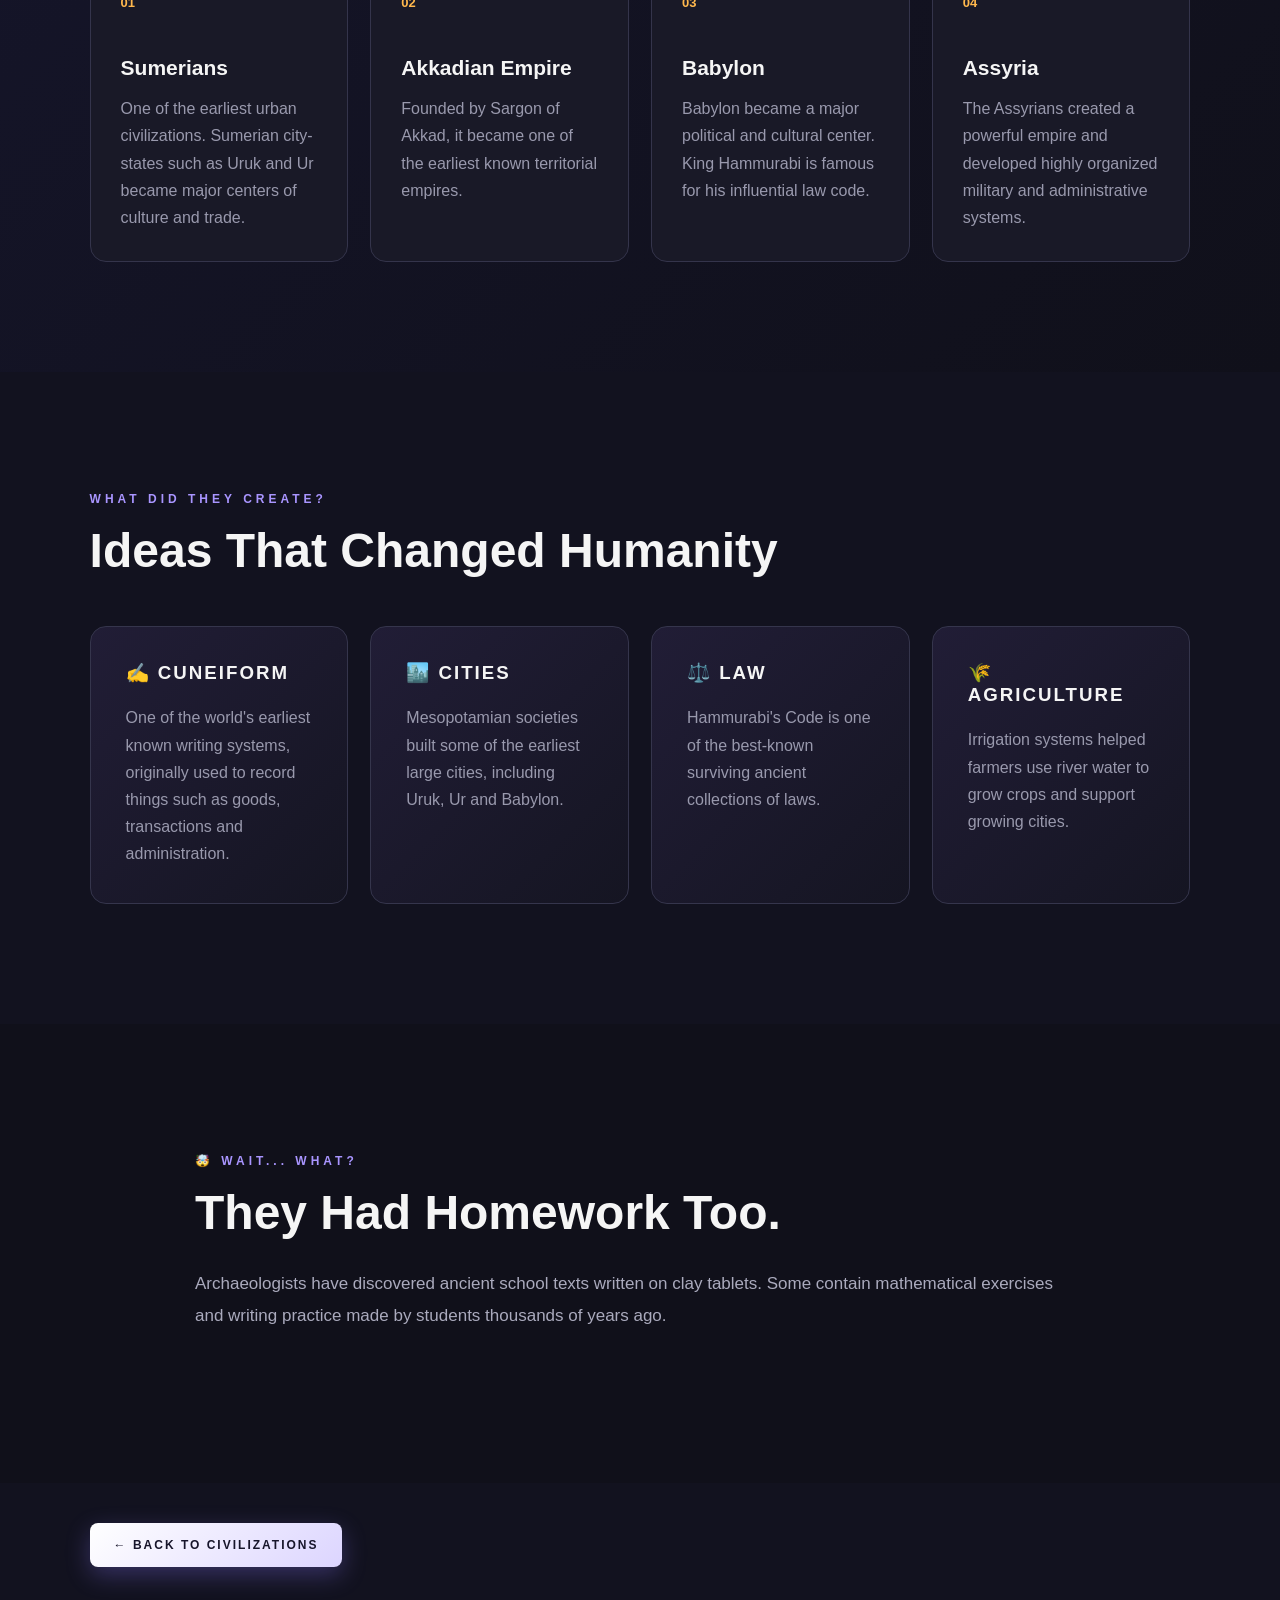
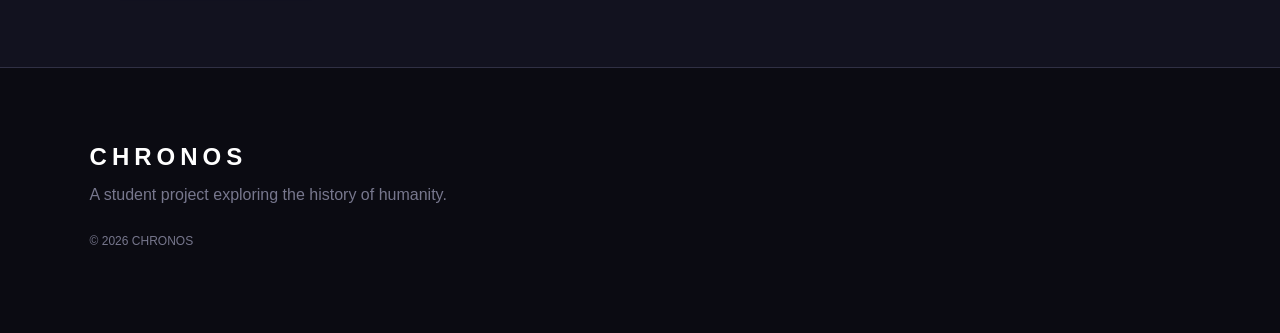
<file: mesopotamia.html>
<!DOCTYPE html>
<html lang="en">

<head>

    <meta charset="UTF-8">
    <meta name="viewport" content="width=device-width, initial-scale=1.0">

    <title>CHRONOS | Mesopotamia</title>

    <link rel="stylesheet" href="style.css">

</head>

<body>


    <!-- NAVIGATION -->

    <nav class="navbar">

        <div class="logo">
            CHRONOS
        </div>

        <div class="nav-links">

            <a href="index.html">Home</a>

            <a href="civilizations.html">Civilizations</a>

            <a href="timeline.html">Timeline</a>

        </div>

    </nav>



    <!-- HEADER -->

    <section class="civilization-header">

        <p class="section-label">
            ANCIENT CIVILIZATION
        </p>

        <h1>
            MESOPOTAMIA
        </h1>

        <p>
            The ancient land between the Tigris and Euphrates
            Rivers, where some of the world's earliest cities
            and civilizations emerged.
        </p>

    </section>



    <!-- QUICK FACTS -->

    <section class="facts">

        <div class="fact">

            <span>
                LOCATION
            </span>

            <h3>
                Fertile Crescent
            </h3>

        </div>


        <div class="fact">

            <span>
                PERIOD
            </span>

            <h3>
                c. 6000 BCE – 539 BCE
            </h3>

        </div>


        <div class="fact">

            <span>
                FAMOUS FOR
            </span>

            <h3>
                Cities & Writing
            </h3>

        </div>


        <div class="fact">

            <span>
                WRITING
            </span>

            <h3>
                Cuneiform
            </h3>

        </div>

    </section>



    <!-- OVERVIEW -->

    <section class="history-section">

        <p class="section-label">
            OVERVIEW
        </p>

        <h2>
            Where Cities Began
        </h2>

        <p>
            Mesopotamia was a region located between the
            Tigris and Euphrates Rivers, roughly corresponding
            to parts of modern-day Iraq, Syria and Turkey.
        </p>

        <p>
            The fertile land allowed agriculture to flourish.
            Over time, villages grew into cities, cities became
            city-states and powerful kingdoms emerged.
        </p>

        <p>
            Mesopotamia was not one single empire. Instead,
            many different peoples and states rose and fell
            across the region over thousands of years.
        </p>

    </section>



    <!-- MAJOR CIVILIZATIONS -->

    <section class="periods">

        <p class="section-label">
            THE BIG PLAYERS
        </p>

        <h2>
            Who Ruled Mesopotamia?
        </h2>


        <div class="period-container">


            <div class="period-card">

                <span>
                    01
                </span>

                <h3>
                    Sumerians
                </h3>

                <p>
                    One of the earliest urban civilizations.
                    Sumerian city-states such as Uruk and Ur
                    became major centers of culture and trade.
                </p>

            </div>



            <div class="period-card">

                <span>
                    02
                </span>

                <h3>
                    Akkadian Empire
                </h3>

                <p>
                    Founded by Sargon of Akkad, it became one
                    of the earliest known territorial empires.
                </p>

            </div>



            <div class="period-card">

                <span>
                    03
                </span>

                <h3>
                    Babylon
                </h3>

                <p>
                    Babylon became a major political and
                    cultural center. King Hammurabi is famous
                    for his influential law code.
                </p>

            </div>



            <div class="period-card">

                <span>
                    04
                </span>

                <h3>
                    Assyria
                </h3>

                <p>
                    The Assyrians created a powerful empire
                    and developed highly organized military
                    and administrative systems.
                </p>

            </div>

        </div>

    </section>



    <!-- ACHIEVEMENTS -->

    <section class="achievements">

        <p class="section-label">
            WHAT DID THEY CREATE?
        </p>

        <h2>
            Ideas That Changed Humanity
        </h2>


        <div class="achievement-container">


            <div class="achievement-card">

                <h3>
                    ✍️ CUNEIFORM
                </h3>

                <p>
                    One of the world's earliest known writing
                    systems, originally used to record things
                    such as goods, transactions and administration.
                </p>

            </div>



            <div class="achievement-card">

                <h3>
                    🏙️ CITIES
                </h3>

                <p>
                    Mesopotamian societies built some of the
                    earliest large cities, including Uruk,
                    Ur and Babylon.
                </p>

            </div>



            <div class="achievement-card">

                <h3>
                    ⚖️ LAW
                </h3>

                <p>
                    Hammurabi's Code is one of the best-known
                    surviving ancient collections of laws.
                </p>

            </div>



            <div class="achievement-card">

                <h3>
                    🌾 AGRICULTURE
                </h3>

                <p>
                    Irrigation systems helped farmers use river
                    water to grow crops and support growing cities.
                </p>

            </div>

        </div>

    </section>



    <!-- FUN FACT -->

    <section class="history-section">

        <p class="section-label">
            🤯 WAIT... WHAT?
        </p>

        <h2>
            They Had Homework Too.
        </h2>

        <p>
            Archaeologists have discovered ancient school texts
            written on clay tablets. Some contain mathematical
            exercises and writing practice made by students
            thousands of years ago.
        </p>

    </section>



    <!-- BACK -->

    <section class="back-section">

        <a href="../civilizations.html" class="main-button">
            ← BACK TO CIVILIZATIONS
        </a>

    </section>



    <!-- FOOTER -->

    <footer>

        <h2>
            CHRONOS
        </h2>

        <p>
            A student project exploring the history of humanity.
        </p>

        <p class="copyright">
            © 2026 CHRONOS
        </p>

    </footer>



    <script src="main.js"></script>

</body>

</html>
</file>
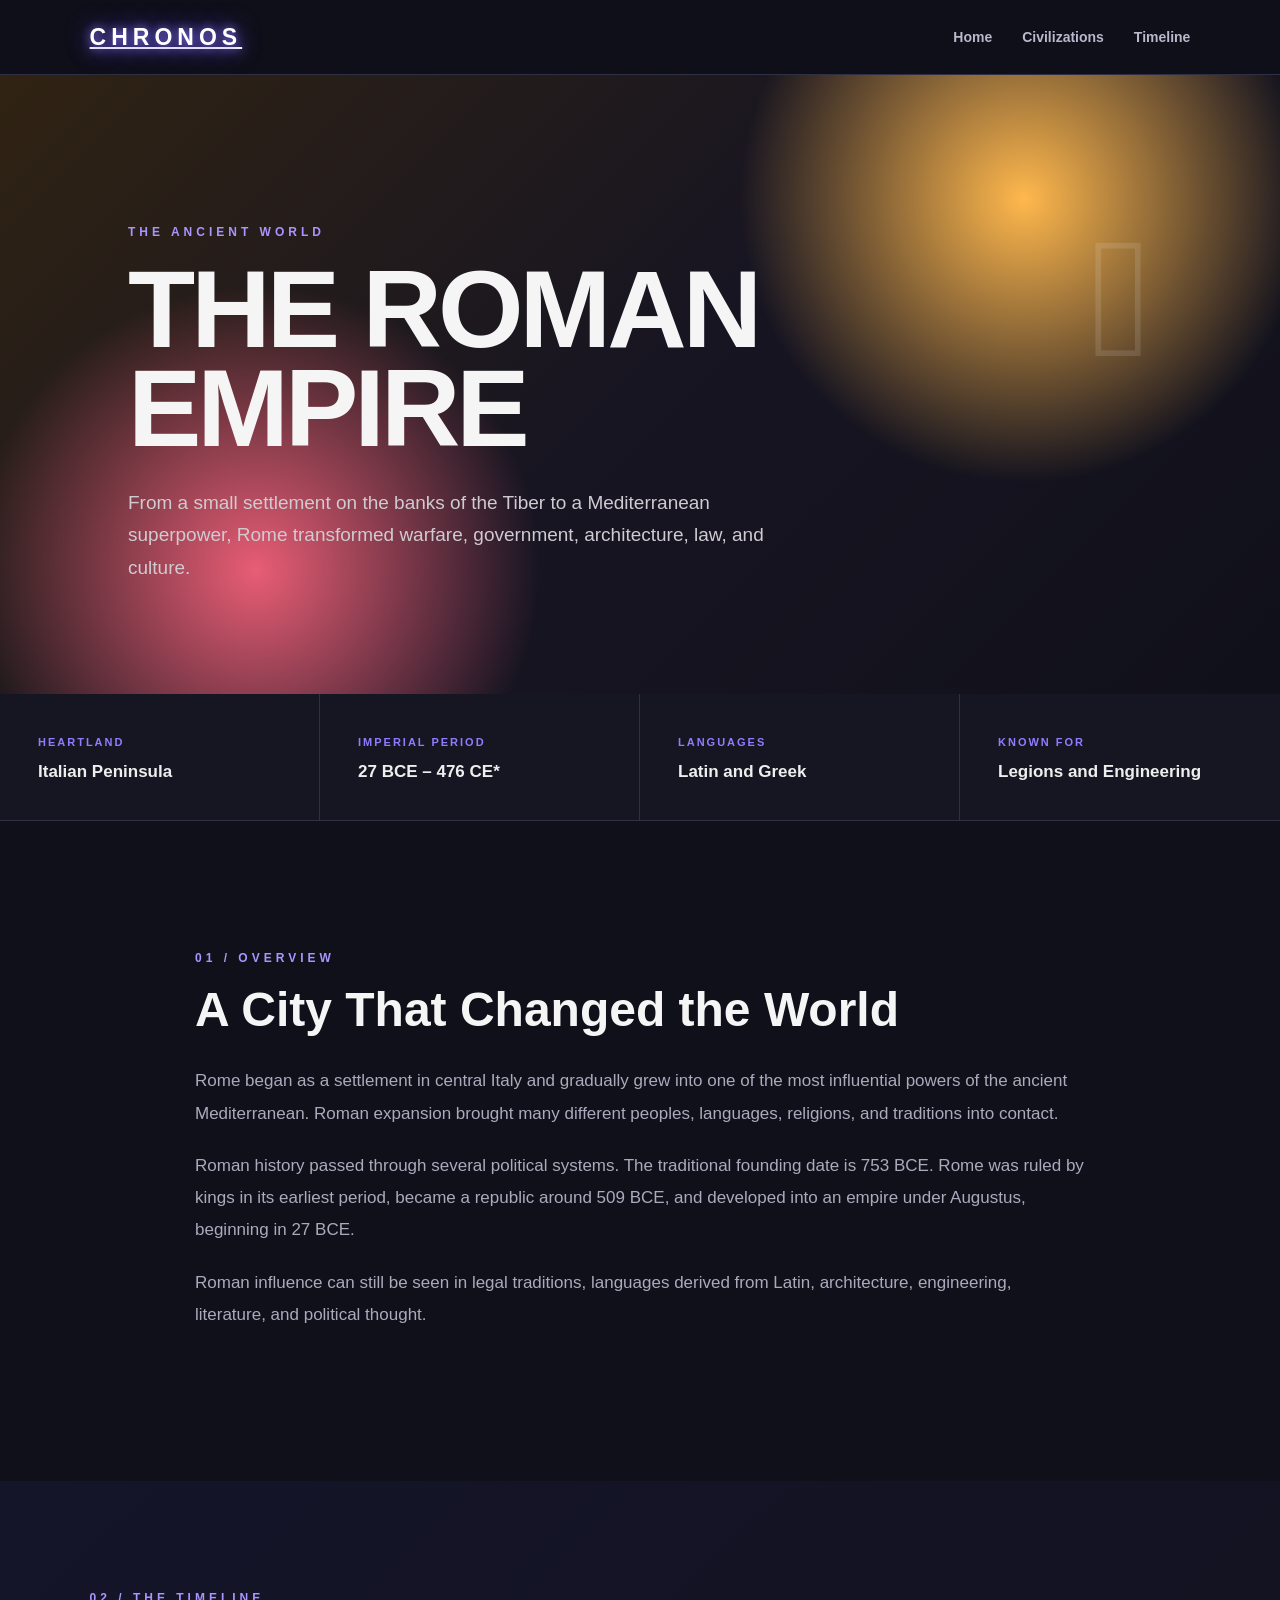
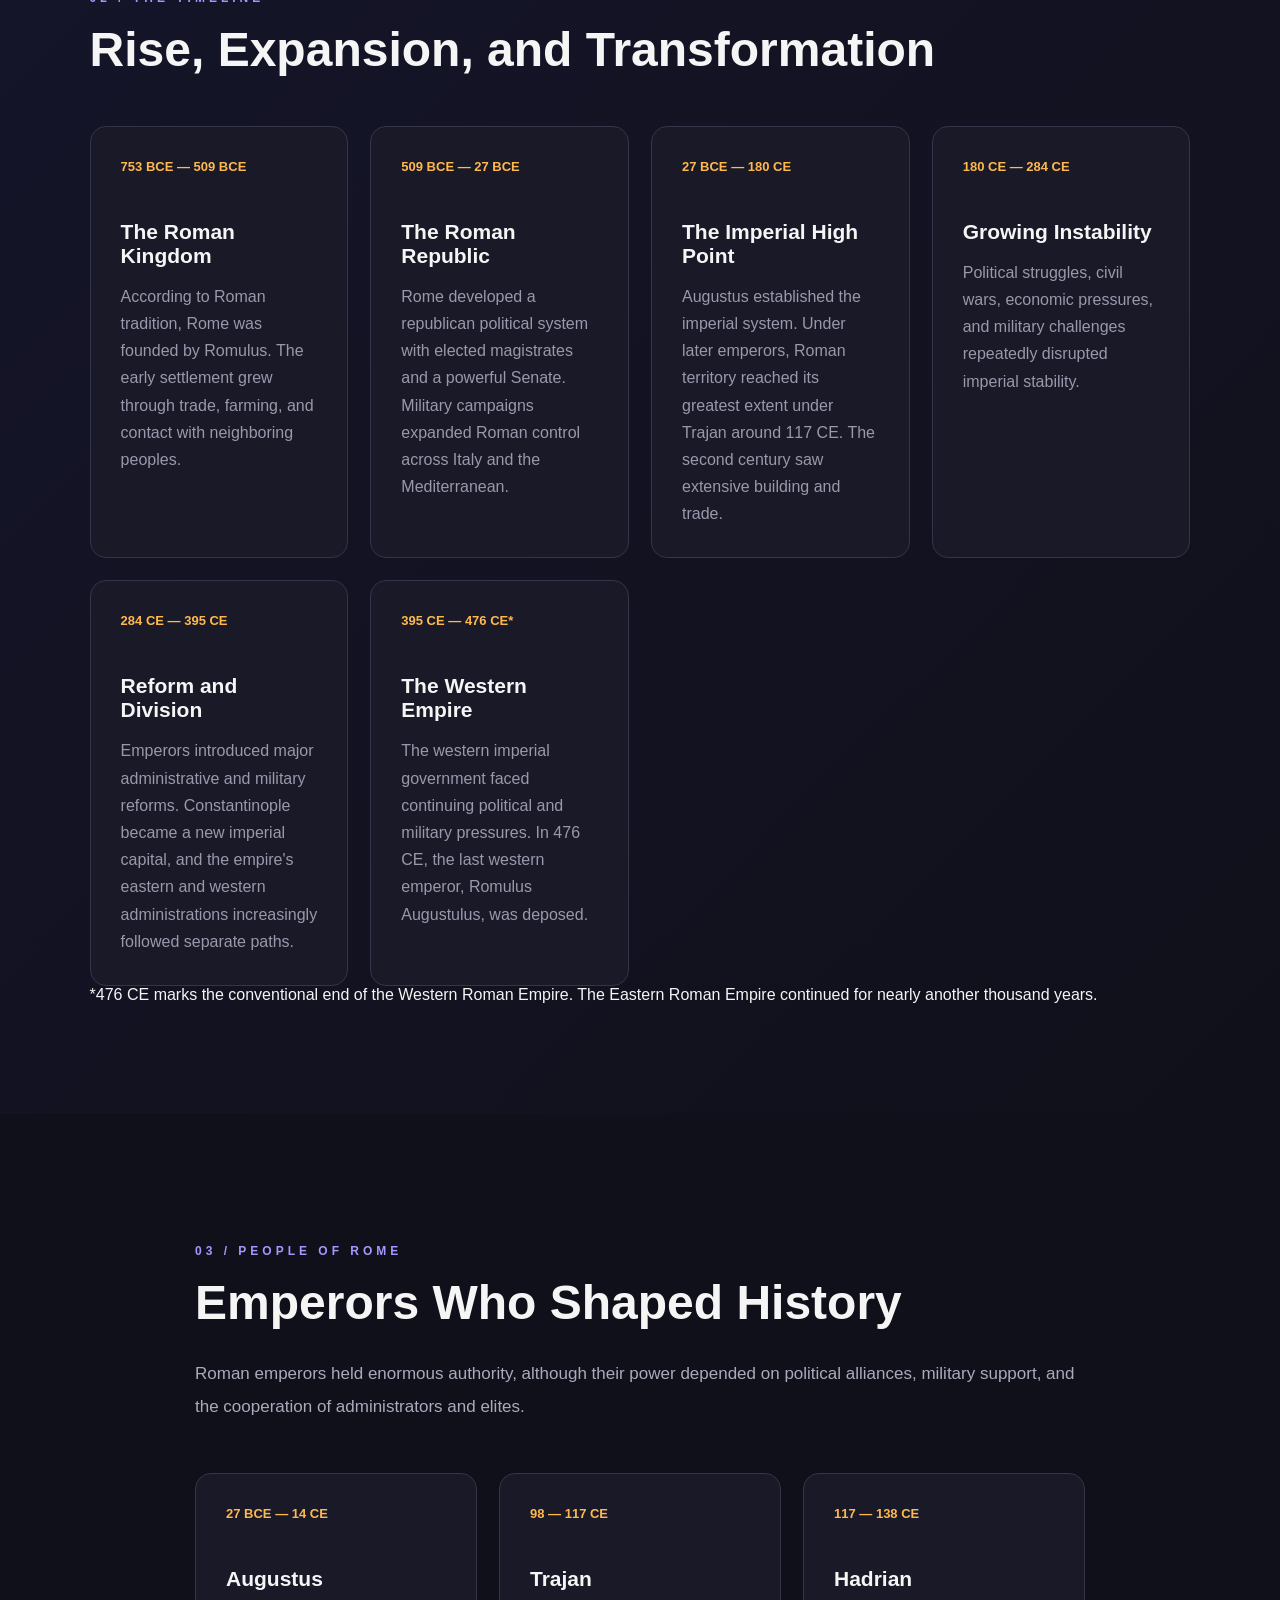
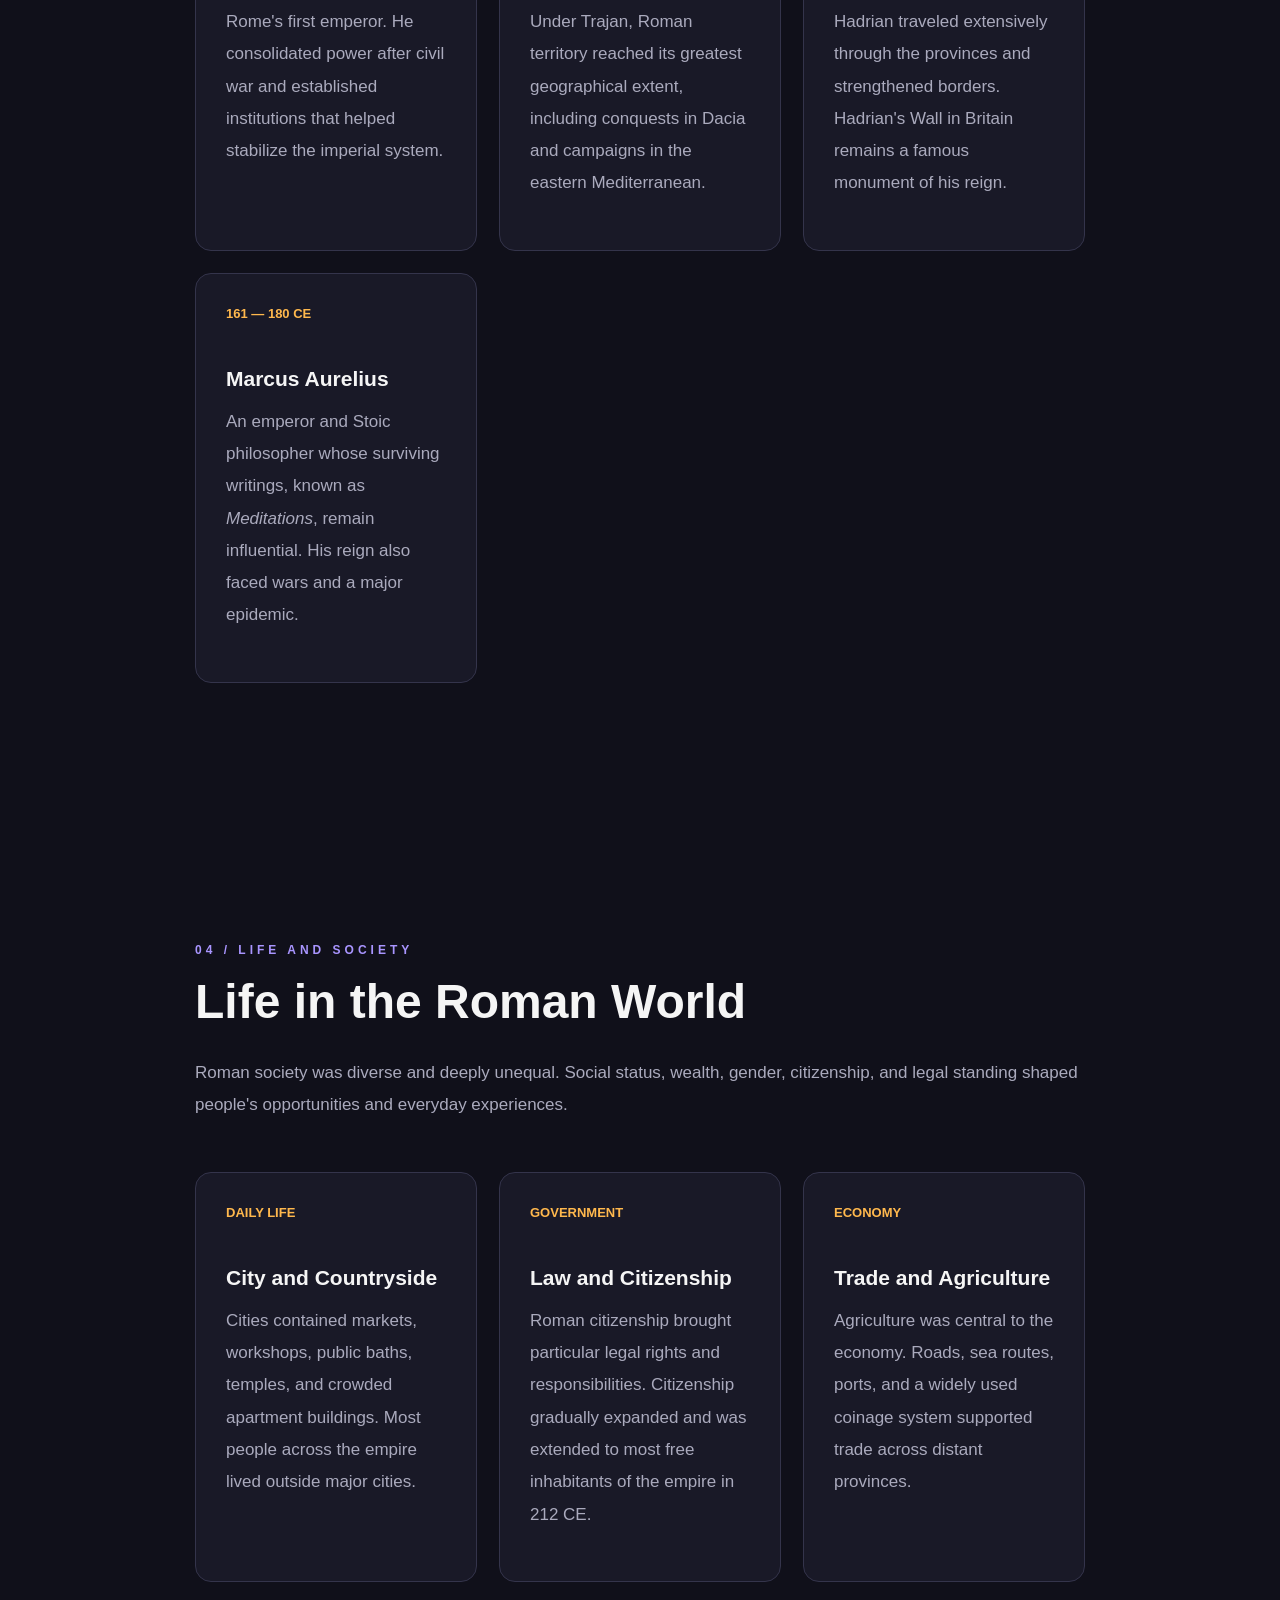
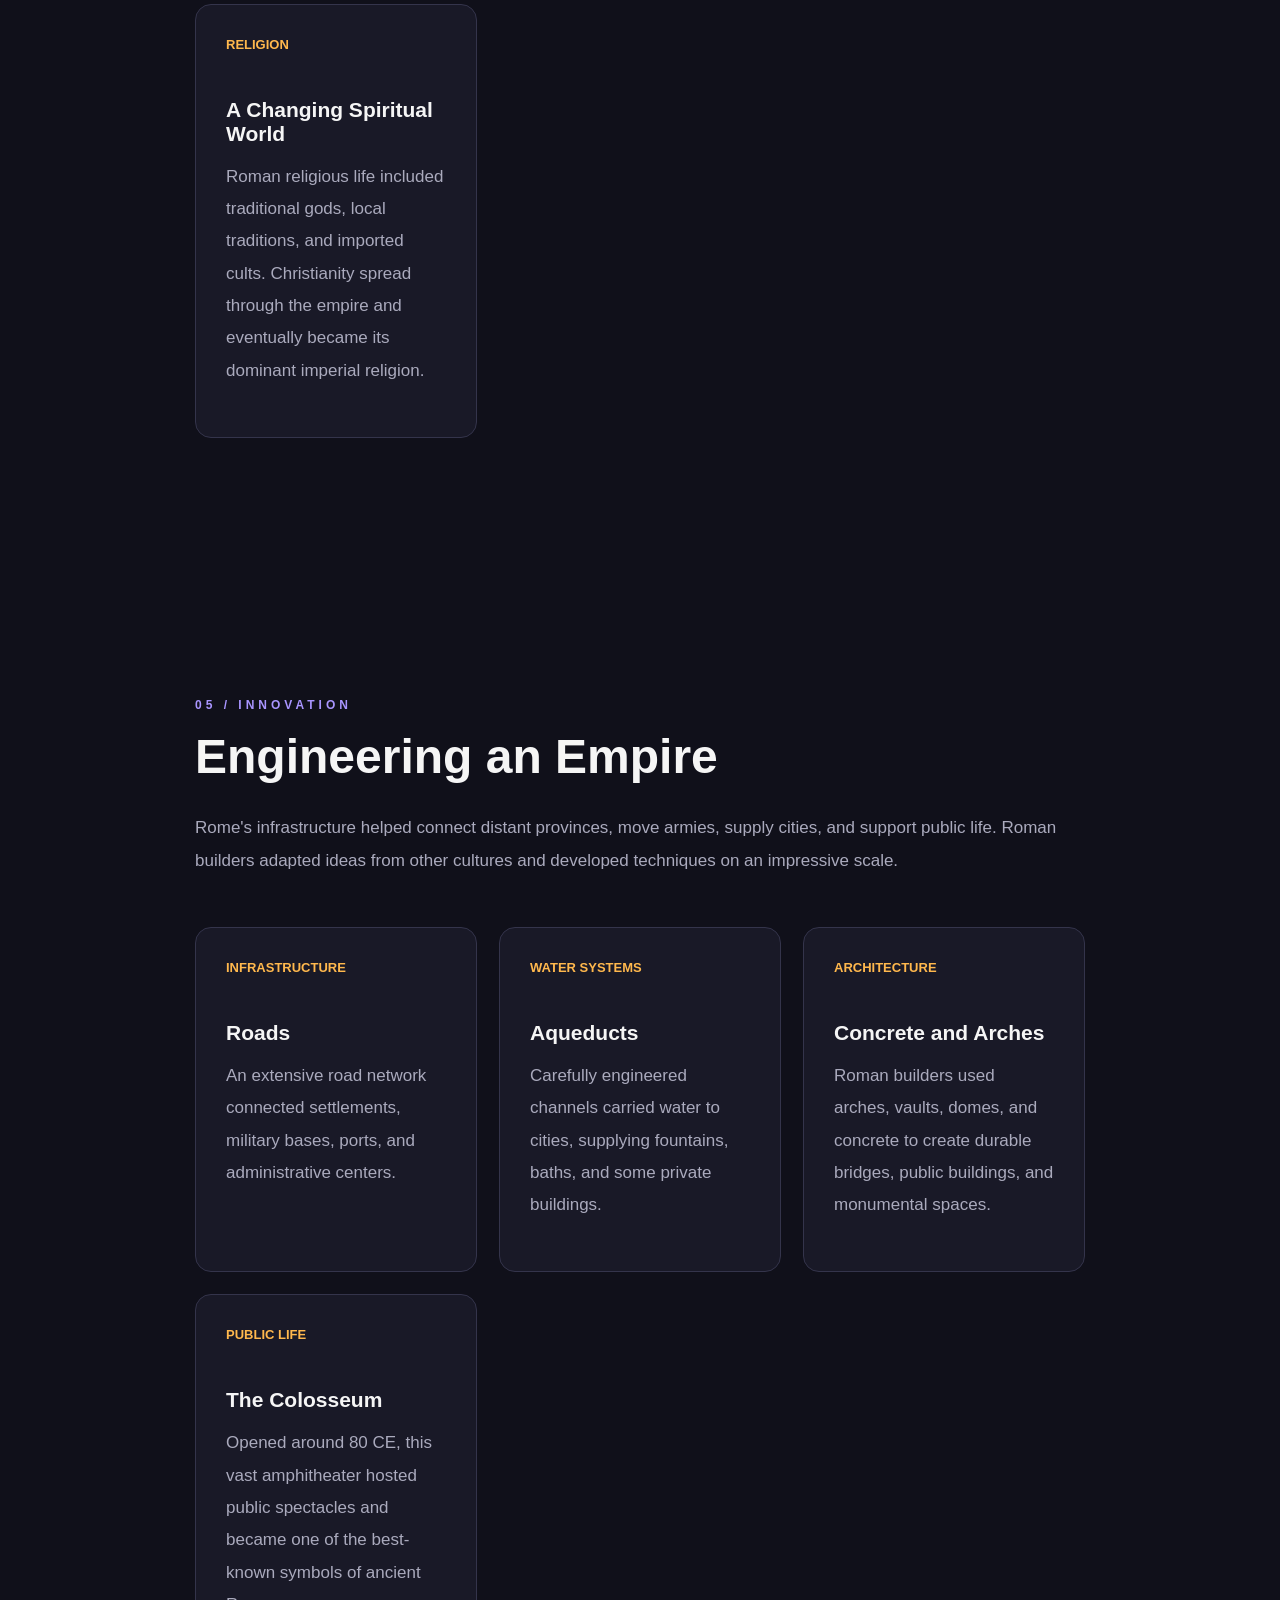
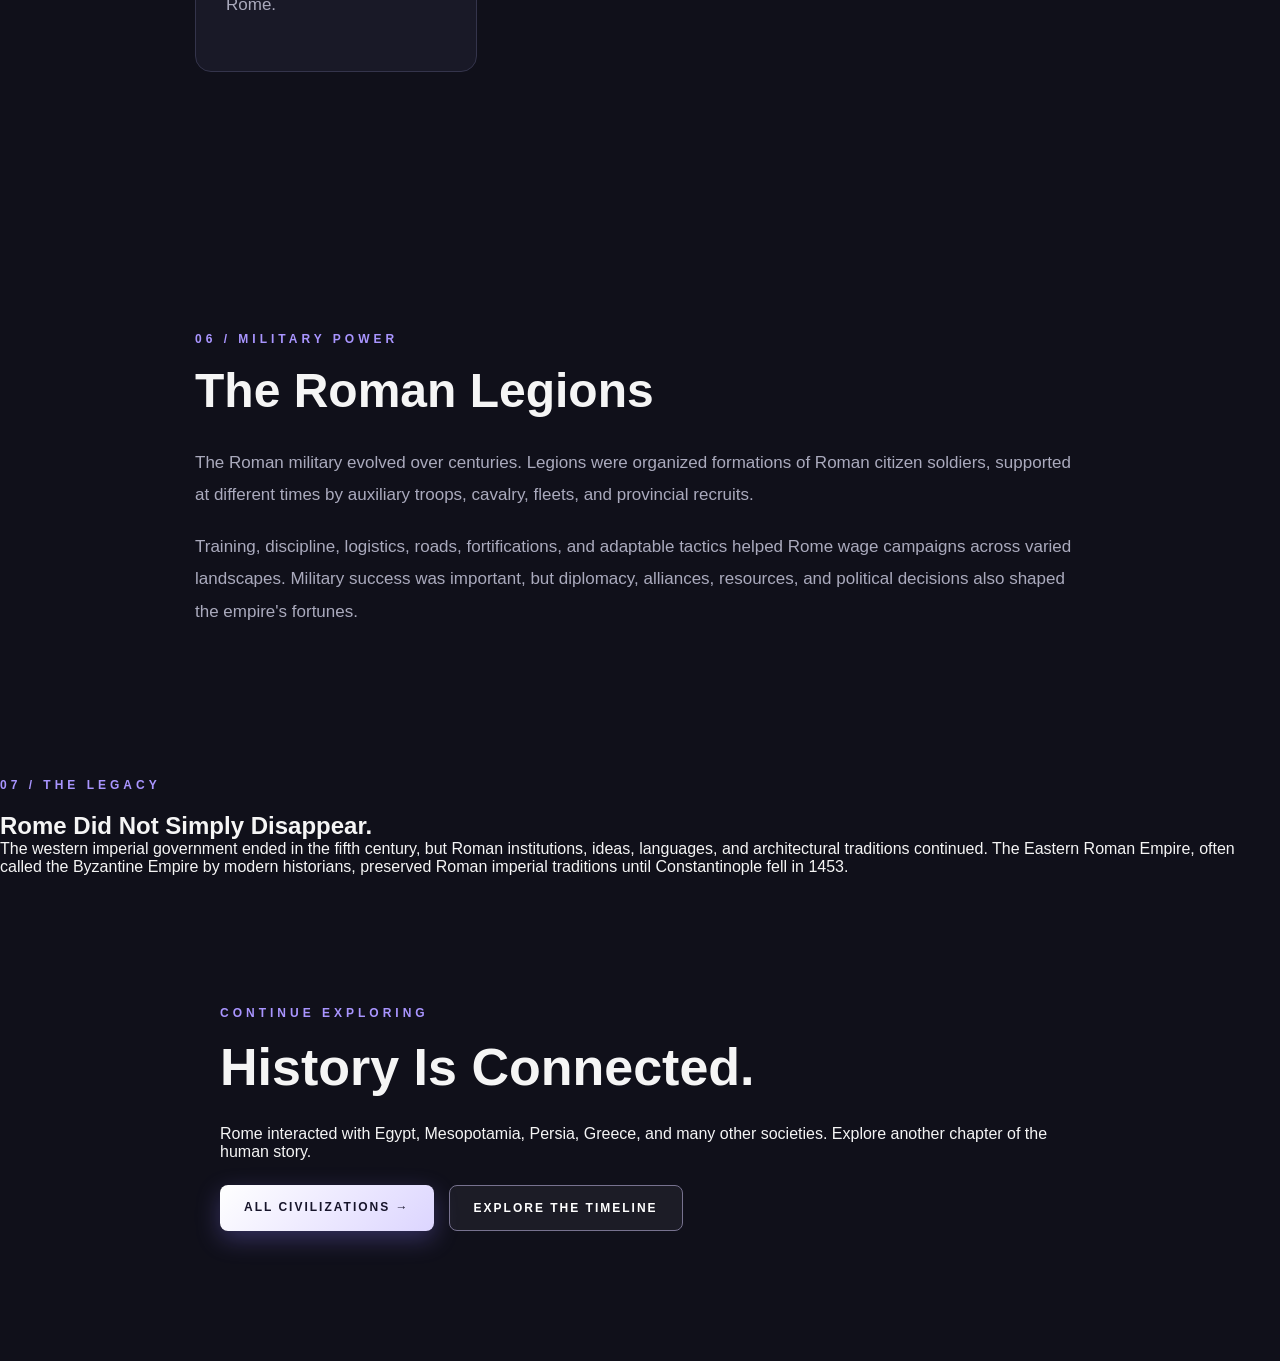
<file: roman-empire.html>
<!DOCTYPE html>
<html lang="en">
<head>
    <meta charset="UTF-8">
    <meta name="viewport" content="width=device-width, initial-scale=1.0">

    <title>CHRONOS | Roman Empire</title>

    <link rel="stylesheet" href="style.css">
</head>

<body>

    <!-- NAVIGATION -->
    <nav class="navbar">
        <a href="../index.html" class="logo">CHRONOS</a>

        <div class="nav-links">
            <a href="../index.html">Home</a>
            <a href="../civilizations.html">Civilizations</a>
            <a href="../timeline.html">Timeline</a>
        </div>
    </nav>

    <!-- HERO -->
    <header class="civilization-header">
        <p class="section-label">THE ANCIENT WORLD</p>

        <h1>THE ROMAN EMPIRE</h1>

        <p>
            From a small settlement on the banks of the Tiber
            to a Mediterranean superpower, Rome transformed
            warfare, government, architecture, law, and culture.
        </p>
    </header>

    <!-- QUICK FACTS -->
    <section class="facts">

        <div class="fact">
            <span>HEARTLAND</span>
            <h3>Italian Peninsula</h3>
        </div>

        <div class="fact">
            <span>IMPERIAL PERIOD</span>
            <h3>27 BCE – 476 CE*</h3>
        </div>

        <div class="fact">
            <span>LANGUAGES</span>
            <h3>Latin and Greek</h3>
        </div>

        <div class="fact">
            <span>KNOWN FOR</span>
            <h3>Legions and Engineering</h3>
        </div>

    </section>

    <!-- OVERVIEW -->
    <section class="history-section">

        <p class="section-label">01 / OVERVIEW</p>

        <h2>A City That Changed the World</h2>

        <p>
            Rome began as a settlement in central Italy and
            gradually grew into one of the most influential
            powers of the ancient Mediterranean. Roman
            expansion brought many different peoples,
            languages, religions, and traditions into contact.
        </p>

        <p>
            Roman history passed through several political
            systems. The traditional founding date is 753 BCE.
            Rome was ruled by kings in its earliest period,
            became a republic around 509 BCE, and developed
            into an empire under Augustus, beginning in 27 BCE.
        </p>

        <p>
            Roman influence can still be seen in legal traditions,
            languages derived from Latin, architecture,
            engineering, literature, and political thought.
        </p>

    </section>

    <div class="section-divider"></div>

    <!-- HISTORICAL PERIODS -->
    <section class="periods">

        <p class="section-label">02 / THE TIMELINE</p>
        <h2>Rise, Expansion, and Transformation</h2>

        <div class="period-container">

            <article class="period-card">
                <span>753 BCE — 509 BCE</span>
                <h3>The Roman Kingdom</h3>
                <p>
                    According to Roman tradition, Rome was
                    founded by Romulus. The early settlement
                    grew through trade, farming, and contact
                    with neighboring peoples.
                </p>
            </article>

            <article class="period-card">
                <span>509 BCE — 27 BCE</span>
                <h3>The Roman Republic</h3>
                <p>
                    Rome developed a republican political
                    system with elected magistrates and a
                    powerful Senate. Military campaigns
                    expanded Roman control across Italy and
                    the Mediterranean.
                </p>
            </article>

            <article class="period-card">
                <span>27 BCE — 180 CE</span>
                <h3>The Imperial High Point</h3>
                <p>
                    Augustus established the imperial system.
                    Under later emperors, Roman territory
                    reached its greatest extent under Trajan
                    around 117 CE. The second century saw
                    extensive building and trade.
                </p>
            </article>

            <article class="period-card">
                <span>180 CE — 284 CE</span>
                <h3>Growing Instability</h3>
                <p>
                    Political struggles, civil wars, economic
                    pressures, and military challenges
                    repeatedly disrupted imperial stability.
                </p>
            </article>

            <article class="period-card">
                <span>284 CE — 395 CE</span>
                <h3>Reform and Division</h3>
                <p>
                    Emperors introduced major administrative
                    and military reforms. Constantinople
                    became a new imperial capital, and the
                    empire's eastern and western administrations
                    increasingly followed separate paths.
                </p>
            </article>

            <article class="period-card">
                <span>395 CE — 476 CE*</span>
                <h3>The Western Empire</h3>
                <p>
                    The western imperial government faced
                    continuing political and military pressures.
                    In 476 CE, the last western emperor,
                    Romulus Augustulus, was deposed.
                </p>
            </article>

        </div>

        <p class="small-note">
            *476 CE marks the conventional end of the Western
            Roman Empire. The Eastern Roman Empire continued
            for nearly another thousand years.
        </p>

    </section>

    <div class="section-divider"></div>

    <!-- EMPERORS -->
    <section class="history-section">

        <p class="section-label">03 / PEOPLE OF ROME</p>

        <h2>Emperors Who Shaped History</h2>

        <p>
            Roman emperors held enormous authority, although
            their power depended on political alliances,
            military support, and the cooperation of
            administrators and elites.
        </p>

        <div class="period-container">

            <article class="period-card">
                <span>27 BCE — 14 CE</span>
                <h3>Augustus</h3>
                <p>
                    Rome's first emperor. He consolidated
                    power after civil war and established
                    institutions that helped stabilize the
                    imperial system.
                </p>
            </article>

            <article class="period-card">
                <span>98 — 117 CE</span>
                <h3>Trajan</h3>
                <p>
                    Under Trajan, Roman territory reached
                    its greatest geographical extent,
                    including conquests in Dacia and campaigns
                    in the eastern Mediterranean.
                </p>
            </article>

            <article class="period-card">
                <span>117 — 138 CE</span>
                <h3>Hadrian</h3>
                <p>
                    Hadrian traveled extensively through
                    the provinces and strengthened borders.
                    Hadrian's Wall in Britain remains a
                    famous monument of his reign.
                </p>
            </article>

            <article class="period-card">
                <span>161 — 180 CE</span>
                <h3>Marcus Aurelius</h3>
                <p>
                    An emperor and Stoic philosopher whose
                    surviving writings, known as
                    <em>Meditations</em>, remain influential.
                    His reign also faced wars and a major
                    epidemic.
                </p>
            </article>

        </div>

    </section>

    <div class="section-divider"></div>

    <!-- SOCIETY -->
    <section class="history-section">

        <p class="section-label">04 / LIFE AND SOCIETY</p>

        <h2>Life in the Roman World</h2>

        <p>
            Roman society was diverse and deeply unequal.
            Social status, wealth, gender, citizenship, and
            legal standing shaped people's opportunities
            and everyday experiences.
        </p>

        <div class="period-container">

            <article class="period-card">
                <span>DAILY LIFE</span>
                <h3>City and Countryside</h3>
                <p>
                    Cities contained markets, workshops,
                    public baths, temples, and crowded
                    apartment buildings. Most people across
                    the empire lived outside major cities.
                </p>
            </article>

            <article class="period-card">
                <span>GOVERNMENT</span>
                <h3>Law and Citizenship</h3>
                <p>
                    Roman citizenship brought particular
                    legal rights and responsibilities.
                    Citizenship gradually expanded and was
                    extended to most free inhabitants of the
                    empire in 212 CE.
                </p>
            </article>

            <article class="period-card">
                <span>ECONOMY</span>
                <h3>Trade and Agriculture</h3>
                <p>
                    Agriculture was central to the economy.
                    Roads, sea routes, ports, and a widely
                    used coinage system supported trade
                    across distant provinces.
                </p>
            </article>

            <article class="period-card">
                <span>RELIGION</span>
                <h3>A Changing Spiritual World</h3>
                <p>
                    Roman religious life included traditional
                    gods, local traditions, and imported
                    cults. Christianity spread through the
                    empire and eventually became its dominant
                    imperial religion.
                </p>
            </article>

        </div>

    </section>

    <div class="section-divider"></div>

    <!-- ENGINEERING -->
    <section class="history-section">

        <p class="section-label">05 / INNOVATION</p>

        <h2>Engineering an Empire</h2>

        <p>
            Rome's infrastructure helped connect distant
            provinces, move armies, supply cities, and
            support public life. Roman builders adapted
            ideas from other cultures and developed
            techniques on an impressive scale.
        </p>

        <div class="period-container">

            <article class="period-card">
                <span>INFRASTRUCTURE</span>
                <h3>Roads</h3>
                <p>
                    An extensive road network connected
                    settlements, military bases, ports,
                    and administrative centers.
                </p>
            </article>

            <article class="period-card">
                <span>WATER SYSTEMS</span>
                <h3>Aqueducts</h3>
                <p>
                    Carefully engineered channels carried
                    water to cities, supplying fountains,
                    baths, and some private buildings.
                </p>
            </article>

            <article class="period-card">
                <span>ARCHITECTURE</span>
                <h3>Concrete and Arches</h3>
                <p>
                    Roman builders used arches, vaults,
                    domes, and concrete to create durable
                    bridges, public buildings, and
                    monumental spaces.
                </p>
            </article>

            <article class="period-card">
                <span>PUBLIC LIFE</span>
                <h3>The Colosseum</h3>
                <p>
                    Opened around 80 CE, this vast
                    amphitheater hosted public spectacles
                    and became one of the best-known
                    symbols of ancient Rome.
                </p>
            </article>

        </div>

    </section>

    <!-- MILITARY -->
    <section class="history-section">

        <p class="section-label">06 / MILITARY POWER</p>

        <h2>The Roman Legions</h2>

        <p>
            The Roman military evolved over centuries.
            Legions were organized formations of Roman
            citizen soldiers, supported at different times
            by auxiliary troops, cavalry, fleets, and
            provincial recruits.
        </p>

        <p>
            Training, discipline, logistics, roads,
            fortifications, and adaptable tactics helped
            Rome wage campaigns across varied landscapes.
            Military success was important, but diplomacy,
            alliances, resources, and political decisions
            also shaped the empire's fortunes.
        </p>

    </section>

    <!-- LEGACY -->
    <section class="callout">
        <div class="callout-inner">
            <p class="section-label">07 / THE LEGACY</p>
            <h2>Rome Did Not Simply Disappear.</h2>
            <p>
                The western imperial government ended in
                the fifth century, but Roman institutions,
                ideas, languages, and architectural
                traditions continued. The Eastern Roman
                Empire, often called the Byzantine Empire
                by modern historians, preserved Roman
                imperial traditions until Constantinople
                fell in 1453.
            </p>
        </div>
    </section>

    <!-- RETURN LINKS -->
    <section class="intro">
        <p class="section-label">CONTINUE EXPLORING</p>
        <h2>History Is Connected.</h2>
        <p>
            Rome interacted with Egypt, Mesopotamia, Persia,
            Greece, and many other societies. Explore another
            chapter of the human story.
        </p>

        <div class="hero-buttons" style="margin-top:24px">
            <a href="../civilizations.html" class="main-button">
                ALL CIVILIZATIONS →
            </a>

            <a href="../timeline.html" class="second-button">
                EXPLORE THE TIMELINE
            </a>
        </div>
    </section>

</body>
</html>
</file>
<file: style.css>
/* =========================================
   CHRONOS
   A JOURNEY THROUGH HUMAN HISTORY
   ========================================= */


/* RESET */

* {
    margin: 0;
    padding: 0;
    box-sizing: border-box;
}

html {
    scroll-behavior: smooth;
}

body {
    background-color: #10101a;
    color: #f5f5f5;
    font-family: Arial, Helvetica, sans-serif;
    overflow-x: hidden;
}


/* =========================================
   NAVBAR
   ========================================= */

.navbar {
    height: 75px;

    display: flex;
    justify-content: space-between;
    align-items: center;

    padding: 0 7%;

    background-color: rgba(16, 16, 26, 0.92);

    border-bottom: 1px solid #303044;

    position: sticky;
    top: 0;

    z-index: 100;

    backdrop-filter: blur(10px);
}

.logo {
    font-size: 23px;
    font-weight: bold;

    letter-spacing: 5px;

    color: #ffffff;

    text-shadow:
        0 0 10px #8f7cff,
        0 0 25px #5d4dff;
}

.nav-links {
    display: flex;
    gap: 30px;
}

.nav-links a {
    color: #b9b8cc;

    text-decoration: none;

    font-size: 14px;
    font-weight: bold;

    transition: 0.3s;
}

.nav-links a:hover {
    color: #ffffff;

    transform: translateY(-2px);

    text-shadow: 0 0 10px #8f7cff;
}


/* =========================================
   GENERAL LABELS
   ========================================= */

.small-title,
.section-label {
    color: #a995ff;

    font-size: 12px;

    font-weight: bold;

    letter-spacing: 4px;

    margin-bottom: 20px;
}


/* =========================================
   HERO
   ========================================= */

.hero {
    min-height: 720px;

    display: flex;
    align-items: center;

    padding: 90px 10%;

    position: relative;

    overflow: hidden;

    background:
        radial-gradient(
            circle at 15% 30%,
            #ff6b9d 0%,
            transparent 25%
        ),
        radial-gradient(
            circle at 80% 20%,
            #765cff 0%,
            transparent 28%
        ),
        radial-gradient(
            circle at 70% 85%,
            #00c2ff 0%,
            transparent 25%
        ),
        linear-gradient(
            135deg,
            #17152b,
            #111827 50%,
            #10101a
        );
}


/* Decorative circles */

.hero::before {
    content: "";

    position: absolute;

    width: 300px;
    height: 300px;

    border-radius: 50%;

    border: 2px solid rgba(255, 255, 255, 0.12);

    right: 8%;
    top: 18%;

    animation: float 6s ease-in-out infinite;
}

.hero::after {
    content: "✦";

    position: absolute;

    font-size: 150px;

    color: rgba(255, 255, 255, 0.08);

    right: 15%;
    bottom: 8%;

    animation: spin 15s linear infinite;
}

.hero-content {
    max-width: 850px;

    position: relative;

    z-index: 2;
}

.hero h1 {
    font-size: clamp(50px, 8vw, 100px);

    line-height: 0.92;

    letter-spacing: -4px;

    margin-bottom: 30px;

    text-shadow:
        0 5px 25px rgba(0, 0, 0, 0.4);
}

.hero-text {
    color: #d0d0df;

    max-width: 600px;

    font-size: 19px;

    line-height: 1.7;

    margin-bottom: 35px;
}


/* =========================================
   BUTTONS
   ========================================= */

.hero-buttons {
    display: flex;

    gap: 15px;

    flex-wrap: wrap;
}

.main-button,
.second-button {
    display: inline-block;

    padding: 15px 24px;

    text-decoration: none;

    font-size: 12px;

    font-weight: bold;

    letter-spacing: 2px;

    border-radius: 8px;

    transition: 0.3s;
}

.main-button {
    background: linear-gradient(
        135deg,
        #ffffff,
        #dcd5ff
    );

    color: #17152b;

    box-shadow:
        0 8px 25px rgba(139, 124, 255, 0.3);
}

.main-button:hover {
    transform: translateY(-5px) scale(1.03);

    box-shadow:
        0 12px 35px rgba(139, 124, 255, 0.5);
}

.second-button {
    border: 1px solid #77728f;

    color: white;

    background-color: rgba(255, 255, 255, 0.05);
}

.second-button:hover {
    background-color: rgba(255, 255, 255, 0.12);

    border-color: white;

    transform: translateY(-4px);
}


/* =========================================
   INTRO
   ========================================= */

.intro {
    max-width: 900px;

    margin: auto;

    padding: 130px 30px;
}

.intro h1,
.intro h2 {
    font-size: 52px;

    line-height: 1.05;

    margin-bottom: 30px;
}

.intro > p:last-child {
    color: #aaaabd;

    font-size: 18px;

    line-height: 1.8;
}


/* =========================================
   ERAS
   ========================================= */

.eras {
    padding: 110px 7%;

    background:
        linear-gradient(
            135deg,
            #17152b,
            #10101a
        );
}

.section-heading {
    margin-bottom: 50px;
}

.section-heading h2,
.featured h2 {
    font-size: 50px;

    line-height: 1;
}


/* =========================================
   ERA CARDS
   ========================================= */

.era-container {
    display: grid;

    grid-template-columns:
        repeat(auto-fit, minmax(220px, 1fr));

    gap: 22px;
}

.era-card {
    min-height: 320px;

    padding: 30px;

    border: 1px solid #34344b;

    border-radius: 18px;

    background:
        linear-gradient(
            145deg,
            rgba(255, 255, 255, 0.08),
            rgba(255, 255, 255, 0.02)
        );

    position: relative;

    overflow: hidden;

    transition: 0.4s;
}

.era-card::before {
    content: "";

    position: absolute;

    width: 120px;
    height: 120px;

    border-radius: 50%;

    background-color: #765cff;

    opacity: 0.12;

    right: -40px;
    top: -40px;

    transition: 0.4s;
}

.era-card:hover {
    transform: translateY(-10px) rotate(-1deg);

    border-color: #8f7cff;

    box-shadow:
        0 15px 40px rgba(0, 0, 0, 0.35);
}

.era-card:hover::before {
    transform: scale(2);
    opacity: 0.2;
}

.era-card span {
    color: #8f7cff;

    font-size: 14px;

    font-weight: bold;
}

.era-card h3 {
    margin-top: 60px;

    margin-bottom: 15px;

    font-size: 25px;
}

.era-card p {
    color: #a5a5b8;

    line-height: 1.7;
}

.era-card a {
    display: inline-block;

    margin-top: 25px;

    color: #ffffff;

    text-decoration: none;

    font-size: 11px;

    font-weight: bold;

    letter-spacing: 2px;

    transition: 0.3s;
}

.era-card a:hover {
    color: #a995ff;

    transform: translateX(5px);
}


/* =========================================
   FEATURED CIVILIZATIONS
   ========================================= */

.featured {
    padding: 120px 7%;

    background-color: #12121f;
}

.featured h2 {
    margin-bottom: 50px;
}

.featured-container {
    display: grid;

    grid-template-columns:
        repeat(auto-fit, minmax(250px, 1fr));

    gap: 25px;

    margin-bottom: 45px;
}

.civilization-card {
    min-height: 250px;

    padding: 32px;

    border-radius: 18px;

    border: 1px solid #35354c;

    background:
        linear-gradient(
            135deg,
            #24203d,
            #171725
        );

    position: relative;

    overflow: hidden;

    transition: 0.4s;
}


/* Different colorful glow for each card */

.civilization-card:nth-child(1) {
    background:
        linear-gradient(
            135deg,
            #443516,
            #1b1922
        );
}

.civilization-card:nth-child(2) {
    background:
        linear-gradient(
            135deg,
            #163b4a,
            #171725
        );
}

.civilization-card:nth-child(3) {
    background:
        linear-gradient(
            135deg,
            #481b32,
            #171725
        );
}

.civilization-card::after {
    content: "✦";

    position: absolute;

    font-size: 100px;

    right: -15px;
    bottom: -35px;

    color: rgba(255, 255, 255, 0.06);
}

.civilization-card:hover {
    transform: translateY(-10px);

    border-color: #8f7cff;

    box-shadow:
        0 15px 40px rgba(0, 0, 0, 0.4);
}

.civilization-card h3 {
    margin-bottom: 20px;

    letter-spacing: 2px;
}

.civilization-card p {
    color: #aaaabd;

    line-height: 1.7;
}


/* =========================================
   CIVILIZATION PAGE
   ========================================= */

.civilization-header {
    padding: 150px 10% 110px;

    position: relative;

    overflow: hidden;

    background:
        radial-gradient(
            circle at 80% 20%,
            #ffb84d 0%,
            transparent 25%
        ),
        radial-gradient(
            circle at 20% 80%,
            #e85d75 0%,
            transparent 25%
        ),
        linear-gradient(
            135deg,
            #302313,
            #171522,
            #10101a
        );
}

.civilization-header::after {
    content: "𓂀";

    position: absolute;

    right: 10%;
    top: 20%;

    font-size: 170px;

    opacity: 0.12;

    animation: float 5s ease-in-out infinite;
}

.civilization-header h1 {
    font-size: clamp(55px, 9vw, 110px);

    line-height: 0.9;

    letter-spacing: -4px;

    margin-bottom: 30px;
}

.civilization-header > p:last-child {
    max-width: 650px;

    color: #d0cbd1;

    font-size: 19px;

    line-height: 1.7;
}


/* =========================================
   FACTS
   ========================================= */

.facts {
    display: grid;

    grid-template-columns: repeat(4, 1fr);

    background-color: #161622;

    border-bottom: 1px solid #303044;
}

.fact {
    padding: 38px;

    border-right: 1px solid #303044;
}

.fact:last-child {
    border-right: none;
}

.fact span {
    color: #8f7cff;

    font-size: 11px;

    font-weight: bold;

    letter-spacing: 2px;
}

.fact h3 {
    margin-top: 12px;

    font-size: 17px;

    color: #eeeeee;
}


/* =========================================
   HISTORY SECTION
   ========================================= */

.history-section {
    max-width: 950px;

    margin: auto;

    padding: 130px 30px;
}

.history-section h2,
.periods h2,
.achievements h2 {
    font-size: 48px;

    line-height: 1.05;

    margin-bottom: 30px;
}

.history-section p:not(.section-label) {
    color: #aaaabd;

    line-height: 1.9;

    font-size: 17px;

    margin-bottom: 20px;
}


/* =========================================
   PERIODS
   ========================================= */

.periods {
    padding: 110px 7%;

    background:
        linear-gradient(
            135deg,
            #15152a,
            #10101a
        );
}

.period-container {
    display: grid;

    grid-template-columns:
        repeat(auto-fit, minmax(230px, 1fr));

    gap: 22px;

    margin-top: 50px;
}

.period-card {
    min-height: 280px;

    padding: 30px;

    border: 1px solid #34344b;

    border-radius: 16px;

    background-color: #191927;

    transition: 0.35s;
}

.period-card:hover {
    transform: translateY(-8px);

    border-color: #ffb84d;

    box-shadow:
        0 12px 35px rgba(0, 0, 0, 0.35);
}

.period-card span {
    color: #ffb84d;

    font-size: 13px;

    font-weight: bold;
}

.period-card h3 {
    margin-top: 45px;

    margin-bottom: 15px;

    font-size: 21px;
}

.period-card p {
    color: #9999ad;

    line-height: 1.7;
}


/* =========================================
   ACHIEVEMENTS
   ========================================= */

.achievements {
    padding: 120px 7%;

    background-color: #12121f;
}

.achievement-container {
    display: grid;

    grid-template-columns:
        repeat(auto-fit, minmax(250px, 1fr));

    gap: 22px;

    margin-top: 50px;
}

.achievement-card {
    padding: 35px;

    min-height: 230px;

    border: 1px solid #35354c;

    border-radius: 16px;

    background:
        linear-gradient(
            135deg,
            #211d36,
            #151522
        );

    transition: 0.35s;
}

.achievement-card:hover {
    transform: translateY(-8px);

    border-color: #45d6ff;
}

.achievement-card h3 {
    margin-bottom: 20px;

    letter-spacing: 2px;
}

.achievement-card p {
    color: #9999ad;

    line-height: 1.7;
}


/* =========================================
   BACK BUTTON
   ========================================= */

.back-section {
    padding: 40px 7% 100px;

    background-color: #12121f;
}


/* =========================================
   FOOTER
   ========================================= */

footer {
    padding: 75px 7%;

    border-top: 1px solid #303044;

    background-color: #0b0b12;

    color: #77778d;
}

footer h2 {
    color: white;

    letter-spacing: 5px;

    margin-bottom: 15px;
}

footer p {
    margin-bottom: 10px;
}

.copyright {
    font-size: 12px;

    margin-top: 30px;
}


/* =========================================
   ANIMATIONS
   ========================================= */

@keyframes float {

    0% {
        transform: translateY(0px);
    }

    50% {
        transform: translateY(-18px);
    }

    100% {
        transform: translateY(0px);
    }
}

@keyframes spin {

    from {
        transform: rotate(0deg);
    }

    to {
        transform: rotate(360deg);
    }
}


/* =========================================
   MOBILE
   ========================================= */

@media (max-width: 800px) {

    .facts {
        grid-template-columns: repeat(2, 1fr);
    }

    .fact:nth-child(2) {
        border-right: none;
    }

    .fact:nth-child(3),
    .fact:nth-child(4) {
        border-top: 1px solid #303044;
    }

}


@media (max-width: 600px) {

    .navbar {
        padding: 0 20px;
    }

    .nav-links {
        gap: 12px;
    }

    .nav-links a {
        font-size: 10px;
    }

    .hero {
        padding: 70px 25px;
    }

    .hero h1 {
        letter-spacing: -2px;
    }

    .intro {
        padding: 90px 25px;
    }

    .intro h1,
    .intro h2 {
        font-size: 38px;
    }

    .civilization-header {
        padding: 100px 25px 80px;
    }

    .civilization-header h1 {
        letter-spacing: -2px;
    }

    .history-section {
        padding: 90px 25px;
    }

    .history-section h2,
    .periods h2,
    .achievements h2 {
        font-size: 38px;
    }

}


@media (max-width: 500px) {

    .facts {
        grid-template-columns: 1fr;
    }

    .fact {
        border-right: none;

        border-bottom: 1px solid #303044;
    }

    .fact:last-child {
        border-bottom: none;
    }

}
</file>
